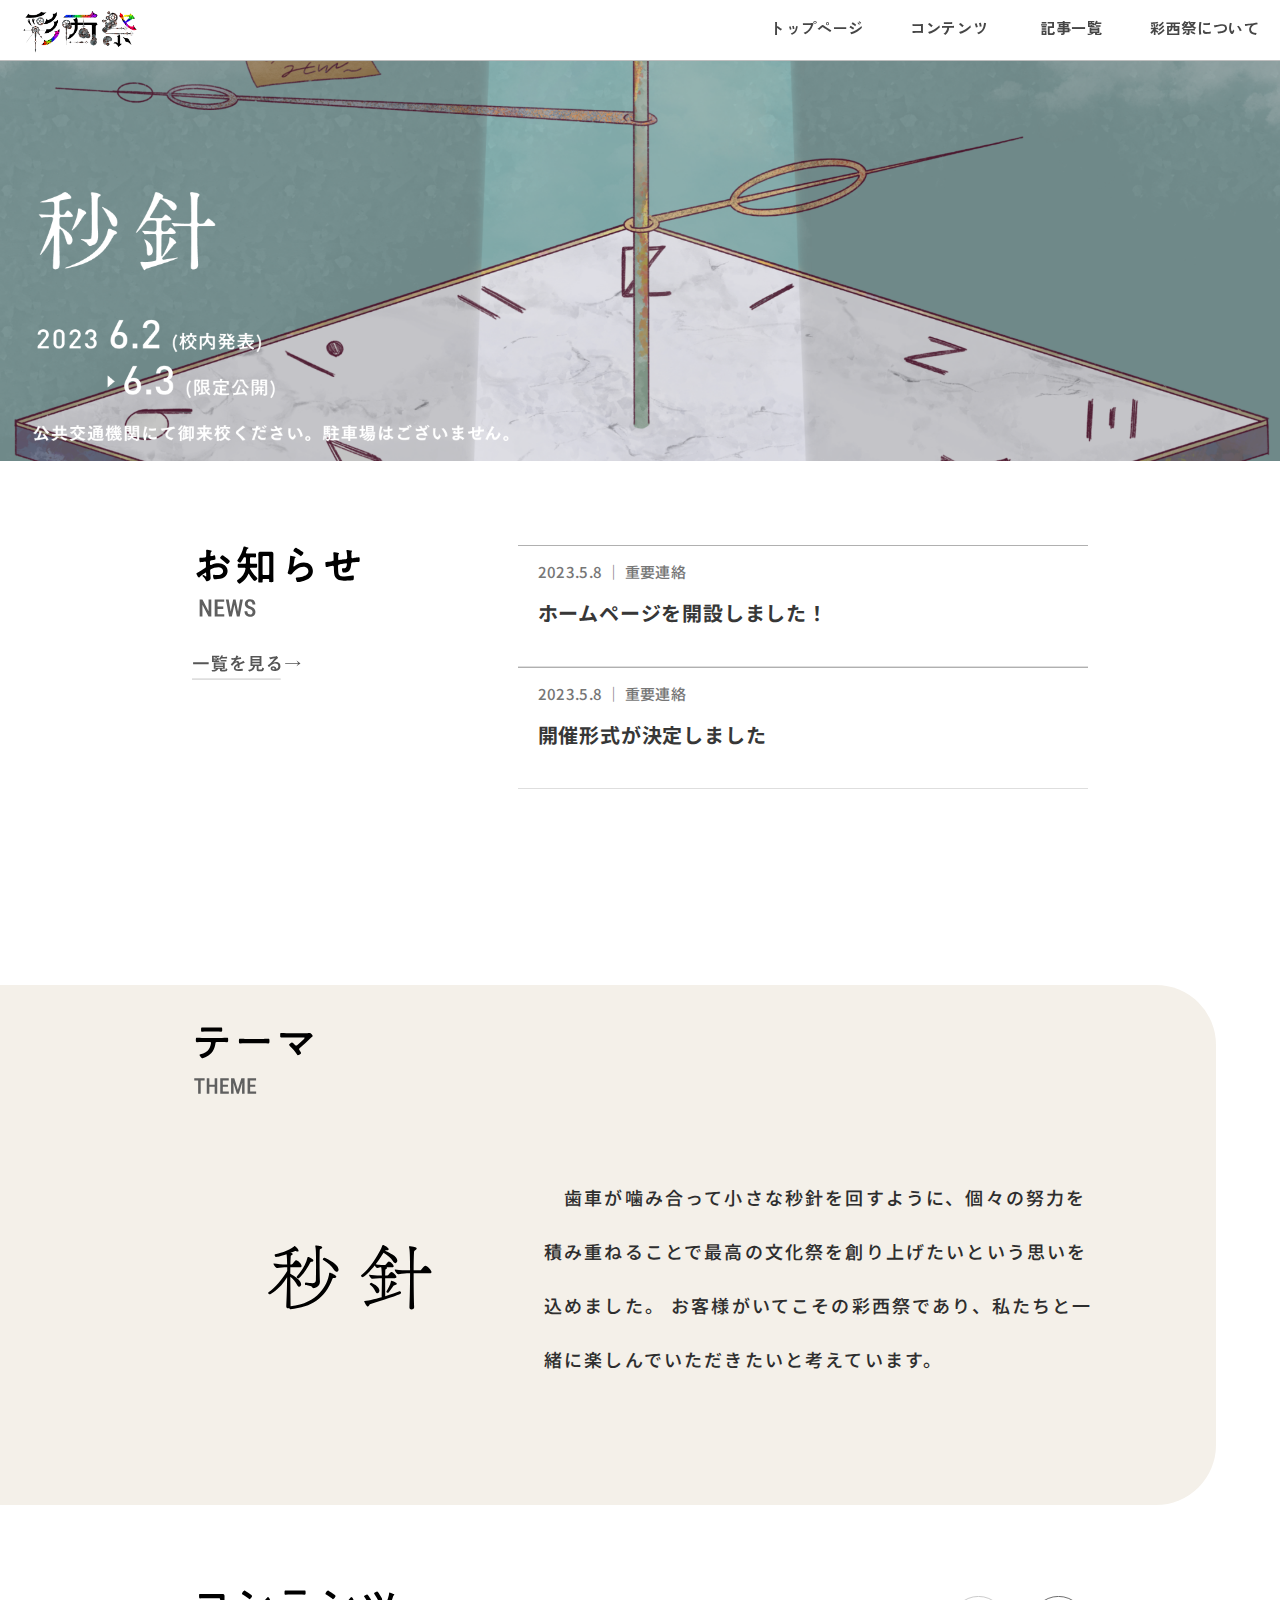
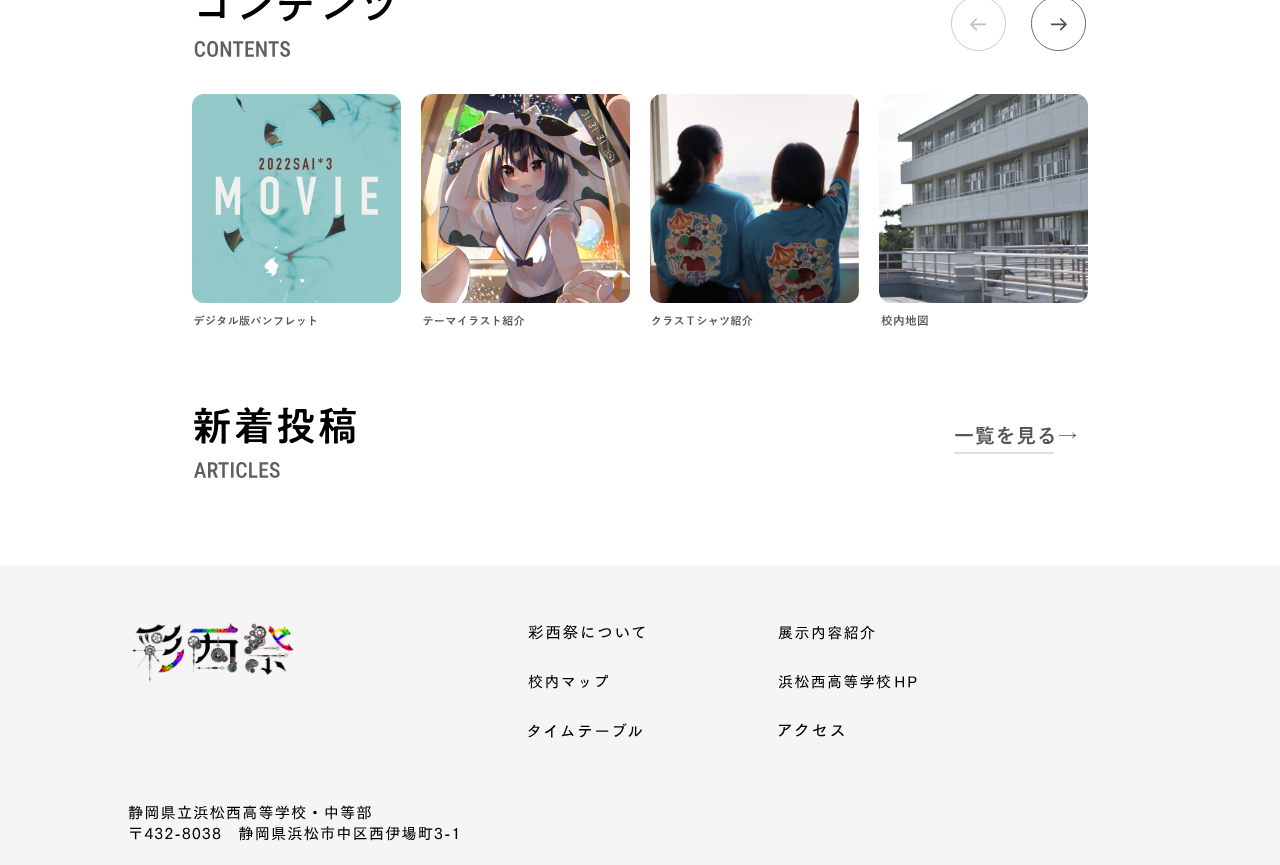
<file: index.html>
<!DOCTYPE html>
<html>
    <head>
        <meta charset="utf-8">
        <meta name="viewport" content="width=device-width, initial-scale=1">
        <title>彩西祭2023</title>
        <meta name="description" content="2023年度浜松西高等学校・同中等部文化祭「彩西祭」公式ウェブサイトへようこそ。当日の情報から準備の様子まで、様々なことを発信していきます。" />
        <link rel="stylesheet" href="https://cdn.jsdelivr.net/npm/swiper@9/swiper-bundle.min.css" />
        <link rel="stylesheet" href="css/style.css">
        <link rel="stylesheet" href="css/index.css">
        <link rel="stylesheet" href="css/article_list.css">
        <!-- Favicon設定-->
        <link rel="apple-touch-icon" href="">
        <link type="image/x-icon" rel="icon" href="favicon.ico">
        <!-- OG image settings-->
        <meta property="og:description" content="2023年度浜松西高等学校・同中等部文化祭「彩西祭」公式ウェブサイトへようこそ。当日の情報から準備の様子まで、様々なことを発信していきます。">
        <meta property="og:image" content="file/og_image.png">
        <!--Google Fonts読み込み-->
        <link rel="preconnect" href="https://fonts.googleapis.com">
        <link rel="preconnect" href="https://fonts.gstatic.com" crossorigin>
        <link href="https://fonts.googleapis.com/css2?family=Noto+Sans+JP:wght@400;500;700&family=Zen+Kaku+Gothic+Antique:wght@500;700&family=Zen+Kaku+Gothic+New:wght@500;700&display=swap" rel="stylesheet">
        <!-- Google tag (gtag.js) -->
        <script async src="https://www.googletagmanager.com/gtag/js?id=G-V9BGKPTSGR"></script>
        <script>
            window.dataLayer = window.dataLayer || [];
            function gtag(){dataLayer.push(arguments);}
            gtag('js', new Date());

            gtag('config', 'G-V9BGKPTSGR');
        </script>
    </head>
    <body>
        <header>
            <a href="index.html"><img id="header_icon" src="files/header_icon.png"></a>
            <!--  ハンバーガーボタン  -->
            <div class="hamburger"><span></span><span></span><span></span></div>
            <nav class="hamburger_list">
                <div id="header_top" class="header_menu"><a href="index.html" class="header_menu"><h1>トップページ</h1></a></div>
                <div id="header_contents" class="header_menu toggle_menu"><a href="index.html#section_contents" class="header_menu"><h1>コンテンツ</h1></a><div class="subMenu"><span></span><span></span></div></div>
                <a class="menu_open" href="pamphlet.html"><h3>デジタル版パンフレット</h3></a>
                <a class="menu_open" href="themeillust.html"><h3>テーマイラスト紹介</h3></a>
                <a class="menu_open" href="map.html"><h3>校内マップ</h3></a>
                <a class="menu_open" href="tenji.html"><h3>展示内容紹介</h3></a>
                <div id="header_articles" class="header_menu"><a href="articles.html"><h1>記事一覧</h1></a></div>
                <div id="header_about" class="header_menu"><a href="about.html" class="header_menu"><h1>彩西祭について</h1></a></div>
            </nav>
            <div class="circle-bg"></div>
        </header>
        <div id="topImage">
            <img id="topImage_mobile" src="files/top_image_mobile.png">
            <img id="topImage_desktop" src="files/top_image.png">
        </div>
        <div id="section_news" class="section">
            <div class="title" id="news_title">
            <img class="title_svg" src="files/news.svg">
            </div>
            <a href="articles.html"><img id="news_link" src="files/news_link.svg"></a>
            <div id="news_holder">
                <a href="article1.html">
                    <div class="news_contents" style="border-bottom: 1px solid #DEDEDE;">
                    <p>2023.5.8 ｜ 重要連絡</p>
                    <h1>ホームページを開設しました！</h1>
                    </div>
                </a>
                <a href="article7.html">
                    <div class="news_contents" style="border-bottom: 1px solid #DEDEDE;">
                    <p>2023.5.8 ｜ 重要連絡</p>
                    <h1>開催形式が決定しました</h1>
                    </div>
                </a>
                <!--枠線を要素の上につけているため最後の行だけ手動で下にもつける-->
            </div>
        </div>
        <div class="theme_all">
            <div id="section_theme" class="section">
                <div class="title" id="theme_title">
                    <img class="title_svg" src="files/theme.svg">
                </div>
                <img id="theme_2023" src="files/theme_byoshin.svg">
                <div class="theme_contents">
                    <p>　歯車が噛み合って小さな秒針を回すように、個々の努力を積み重ねることで最高の文化祭を創り上げたいという思いを込めました。 お客様がいてこその彩西祭であり、私たちと一緒に楽しんでいただきたいと考えています。</p>
                </div>
            </div>
        </div>
        <div id="section_contents" class="section">
            <div class="title">
                <img class="title_svg" src="files/contents.svg">
            </div>
            <div class="swiper-button-next"></div>
            <div class="swiper-button-prev"></div>
            <div #swiperRef="" class="swiper mySwiper">
                <div class="swiper-wrapper">
                    <div class="swiper-slide" id="swiper_pamphlet"><a href="pamphlet.html"><img src="files\contents\pamphlet.png" alt=""></a></div>
                    <div class="swiper-slide" id="swiper_themeillust"><a href="themeillust.html"><img src="files\contents\themeillust.png" alt=""></a></div>
                    <div class="swiper-slide" id="swiper_kurat"><a href="kurat.html"><img src="files\contents\kurat.png" alt=""></a></div>
                    <div class="swiper-slide" id="swiper_map"><a href="map.html"><img src="files\contents\map.png" alt=""></a></div>
                    <div class="swiper-slide" id="swiper_tenji"><a href="tenji.html"><img src="files\contents\tenji.png" alt=""></a></div>
                    <div class="swiper-slide" id="swiper_komi"><a href="#"><img src="files\contents\komi.png" alt=""></a></div>
                </div>
            </div>
        </div>
        <div id="section_articles" class="section">
            <div class="title">
                <img class="title_svg" src="files/articles.svg">
            </div>
            <a href="articles.html"><img id="articles_link" src="files/news_link.svg"></a>
            <div id="articles_holder">
            </div>
        </div>
        <footer>
            <div class="footer_contents">
                <div class="footer_icon"><img src="files/header_icon.svg" alt=""></div>
                <div class="footer_items" id="footer_items_1">
                    <a href="about.html"><img src="files/footer_about.svg" alt=""></a>
                    <a href="map.html"><img src="files/footer_map.svg" alt=""></a>
                    <a href="timetable.html"><img src="files/footer_timetable.svg" alt=""></a>
                </div>
                <div class="footer_items" id="footer_items_2">
                    <a href="tenji.html"><img src="files/footer_display.svg" alt=""></a>
                    <a href="http://www.edu.pref.shizuoka.jp/hamamatsunishi-h/home.nsf/IndexFormView?OpenView"><img src="files/footer_HP.svg" alt=""></a>
                    <a href="access.html"><img src="files/footer_access.svg" alt=""></a>
                </div>
                <div class="school_addres"><img src="files/school_addres.svg" alt=""></div>
            </div>
        </footer>
        <!--jQuery読み込み-->
        <script src="https://code.jquery.com/jquery-3.4.1.min.js" integrity="sha256-CSXorXvZcTkaix6Yvo6HppcZGetbYMGWSFlBw8HfCJo=" crossorigin="anonymous"></script>
        <!--Hamburger buttond JS-->
        <script>
            $(function() {
                $('.hamburger').click(function() {
                    $(this).toggleClass('active');
                    
                    if ($(this).hasClass('active')) {
                        $('.hamburger_list').addClass('active');
                        $(".circle-bg").addClass('circleactive');//丸背景にcircleactiveクラスを付与
                    } else {
                        $('.hamburger_list').removeClass('active');
                        $(".circle-bg").removeClass('circleactive');//丸背景にcircleactiveクラスを付与
                    }
                });

                $('.subMenu').click(function() {
                    $(this).toggleClass('active');
                    
                    if ($(this).hasClass('active')) {
                        $('.subMenu').addClass('active');
                        $('.menu_open').addClass('active');
                    } else {
                        $('.subMenu').removeClass('active');
                        $('.menu_open').removeClass('active');
                    }
                });

            });
        </script>
        <!--EmbedPost読み込み JS-->
        <script>
            $(function(){
                $("#articles_holder").load("latestposts.html");
            });
        </script>
        <script src="https://cdn.jsdelivr.net/npm/swiper@9/swiper-bundle.min.js"></script>
        <script src="index.js"></script>
    </body>
</html>
</file>
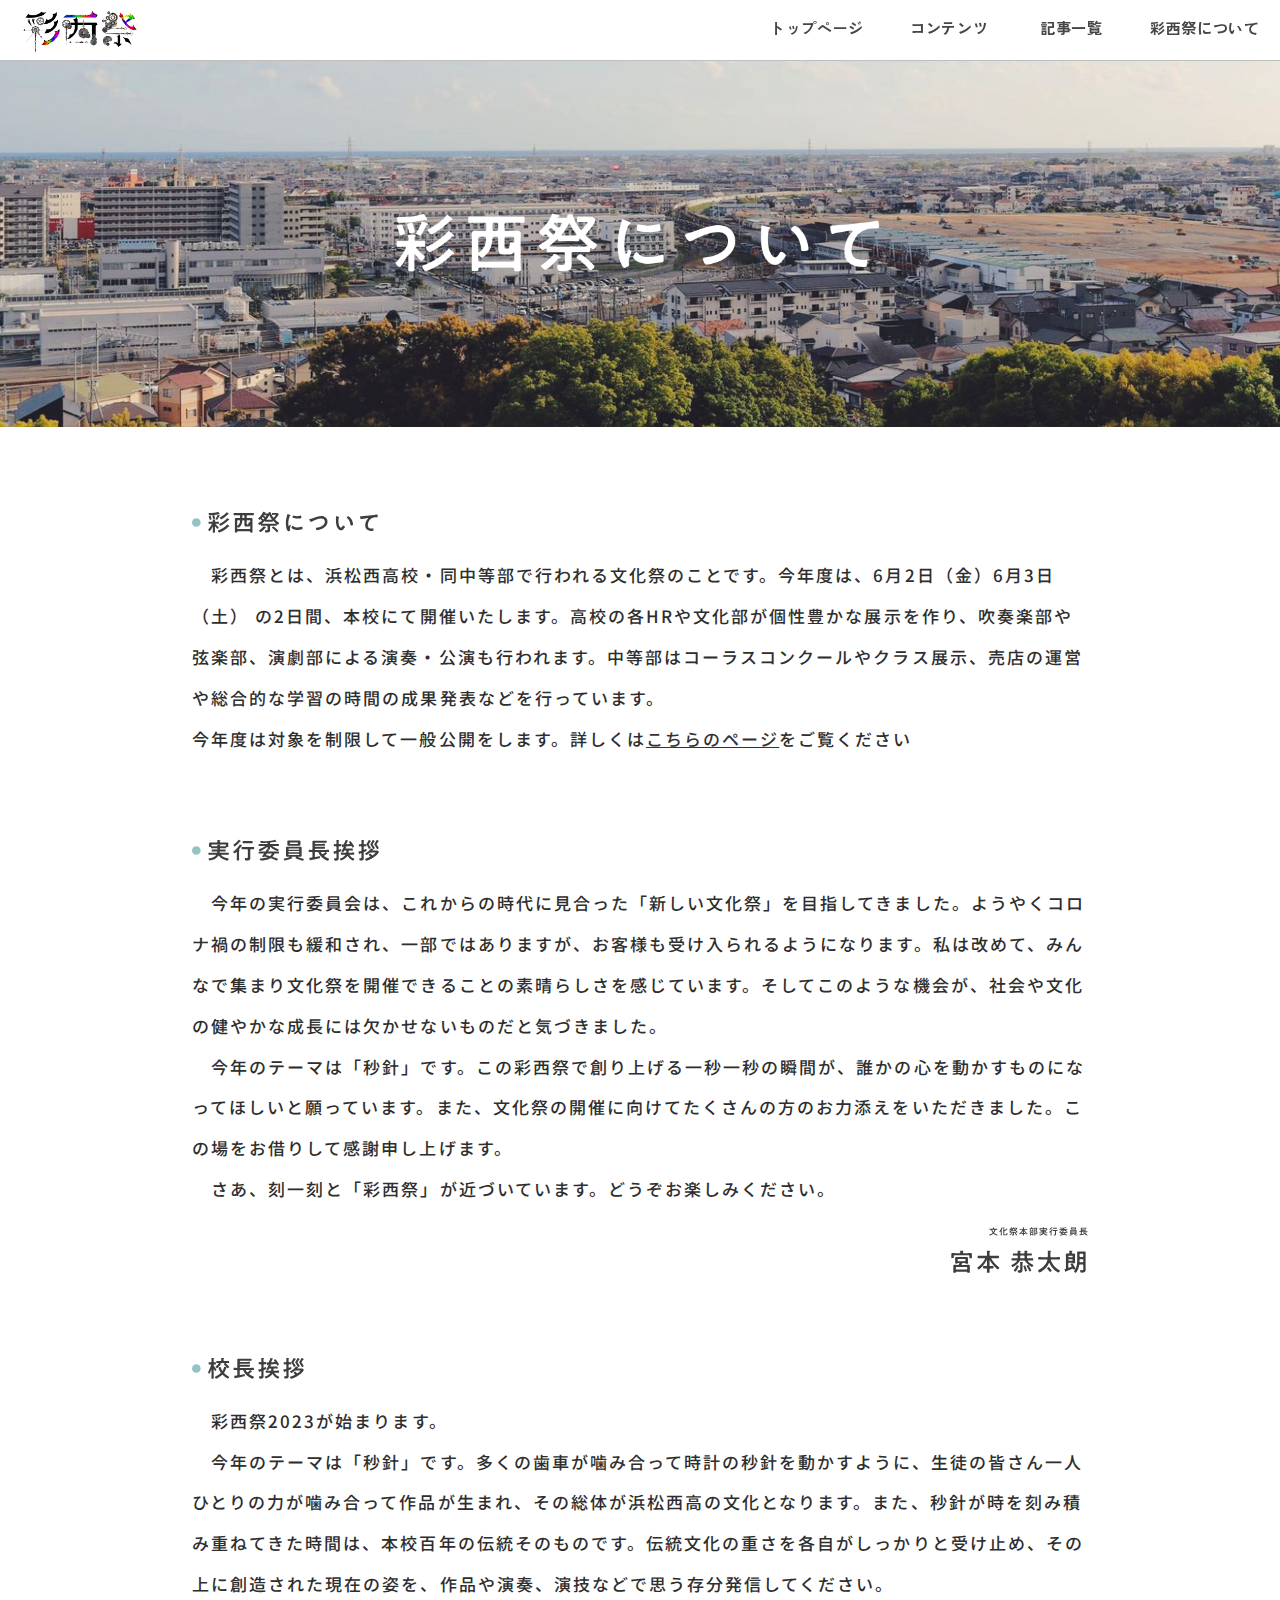
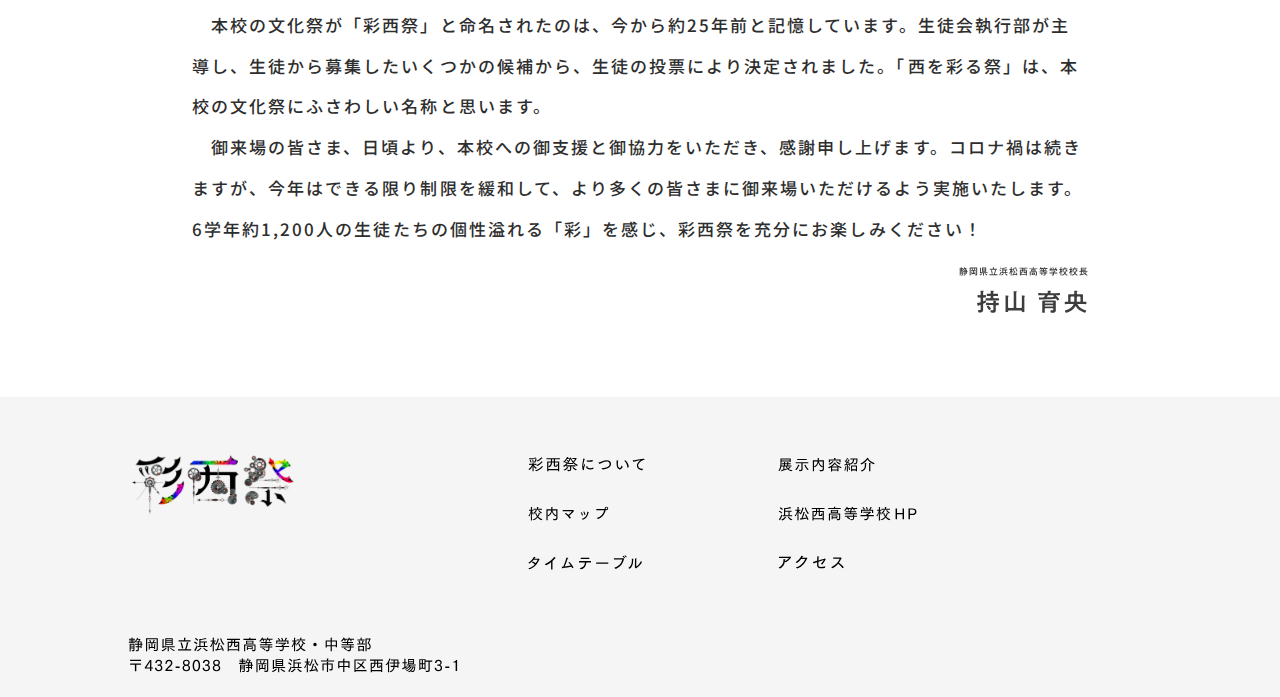
<file: about.html>
<!DOCTYPE html>
<html>
    <head>
        <meta charset="utf-8">
        <meta name="viewport" content="width=device-width, initial-scale=1">
        <title>彩西祭について-彩西祭2023</title>
        <meta name="description" content="メタディスクリプション" />
        <link rel="stylesheet" href="https://cdn.jsdelivr.net/npm/swiper@9/swiper-bundle.min.css" />
        <link rel="stylesheet" href="css/style.css">
        <link rel="stylesheet" href="css/about.css">
        <!-- Favicon設定-->
        <link rel="apple-touch-icon" href="apple-touch-icon.png">
        <link type="image/x-icon" rel="icon" href="favicon.ico">
        <!-- OG image settings-->
        <meta property="og:description" content="メタディスクリプション">
        <meta property="og:image" content="file/og_image.png">
        <!--Google Fonts読み込み-->
        <link rel="preconnect" href="https://fonts.googleapis.com">
        <link rel="preconnect" href="https://fonts.gstatic.com" crossorigin>
        <link href="https://fonts.googleapis.com/css2?family=Noto+Sans+JP:wght@400;500;700&family=Zen+Kaku+Gothic+Antique:wght@500;700&family=Zen+Kaku+Gothic+New:wght@500;700&display=swap" rel="stylesheet">
        <!-- Google tag (gtag.js) -->
        <script async src="https://www.googletagmanager.com/gtag/js?id=G-V9BGKPTSGR"></script>
        <script>
            window.dataLayer = window.dataLayer || [];
            function gtag(){dataLayer.push(arguments);}
            gtag('js', new Date());

            gtag('config', 'G-V9BGKPTSGR');
        </script>
    </head>
    <body>
        <header>
            <a href="index.html"><img id="header_icon" src="files/header_icon.png"></a>
            <!--  ハンバーガーボタン  -->
            <div class="hamburger"><span></span><span></span><span></span></div>
            <nav class="hamburger_list">
                <div id="header_top" class="header_menu"><a href="index.html" class="header_menu"><h1>トップページ</h1></a></div>
                <div id="header_contents" class="header_menu toggle_menu"><a href="index.html#section_contents" class="header_menu"><h1>コンテンツ</h1></a><div class="subMenu"><span></span><span></span></div></div>
                <a class="menu_open" href="pamphlet.html"><h3>デジタル版パンフレット</h3></a>
                <a class="menu_open" href="themeillust.html"><h3>テーマイラスト紹介</h3></a>
                <a class="menu_open" href="map.html"><h3>校内マップ</h3></a>
                <a class="menu_open" href="tenji.html"><h3>展示内容紹介</h3></a>
                <div id="header_articles" class="header_menu"><a href="articles.html"><h1>記事一覧</h1></a></div>
                <div id="header_about" class="header_menu"><a href="about.html" class="header_menu"><h1>彩西祭について</h1></a></div>
            </nav>
            <div class="circle-bg"></div>
        </header>
        <div id="topImage">
            <img id="topImage_desktop" src="files/about_top.png" alt="">
        </div>
        <div id="about" class="section">
            <img class="section_sutitle" src="files/about_text.svg" alt="">
            <p>　彩西祭とは、浜松西高校・同中等部で行われる文化祭のことです。今年度は、6月2日（金）6月3日（土） の2日間、本校にて開催いたします。高校の各HRや文化部が個性豊かな展示を作り、吹奏楽部や弦楽部、演劇部による演奏・公演も行われます。中等部はコーラスコンクールやクラス展示、売店の運営や総合的な学習の時間の成果発表などを行っています。
                <br> 今年度は対象を制限して一般公開をします。詳しくは<a class="link" href="article7.html">こちらのページ</a>をご覧ください</p>
        </div>
        <div id="zittyou" class="section">
            <img class="section_sutitle" src="files/zittyou.svg" alt="">
            <p>　今年の実行委員会は、これからの時代に見合った「新しい文化祭」を目指してきました。ようやくコロナ禍の制限も緩和され、一部ではありますが、お客様も受け入られるようになります。私は改めて、みんなで集まり文化祭を開催できることの素晴らしさを感じています。そしてこのような機会が、社会や文化の健やかな成長には欠かせないものだと気づきました。<br>
                　今年のテーマは「秒針」です。この彩西祭で創り上げる一秒一秒の瞬間が、誰かの心を動かすものになってほしいと願っています。また、文化祭の開催に向けてたくさんの方のお力添えをいただきました。この場をお借りして感謝申し上げます。<br>
                　さあ、刻一刻と「彩西祭」が近づいています。どうぞお楽しみください。</p>
            <div class="name"><img src="files/zittyou_name.svg" alt=""></div>
        </div>
        <div id="principal" class="section">
            <img class="section_sutitle" src="files/principal.svg" alt="">
            <p>　彩西祭2023が始まります。<br>
                　今年のテーマは「秒針」です。多くの歯車が噛み合って時計の秒針を動かすように、生徒の皆さん一人ひとりの力が噛み合って作品が生まれ、その総体が浜松西高の文化となります。また、秒針が時を刻み積み重ねてきた時間は、本校百年の伝統そのものです。伝統文化の重さを各自がしっかりと受け止め、その上に創造された現在の姿を、作品や演奏、演技などで思う存分発信してください。<br>
                　本校の文化祭が「彩西祭」と命名されたのは、今から約25年前と記憶しています。生徒会執行部が主導し、生徒から募集したいくつかの候補から、生徒の投票により決定されました。「西を彩る祭」は、本校の文化祭にふさわしい名称と思います。<br>
                　御来場の皆さま、日頃より、本校への御支援と御協力をいただき、感謝申し上げます。コロナ禍は続きますが、今年はできる限り制限を緩和して、より多くの皆さまに御来場いただけるよう実施いたします。6学年約1,200人の生徒たちの個性溢れる「彩」を感じ、彩西祭を充分にお楽しみください！</p>
            <div class="name"><img src="files/principal_name.svg" alt=""></div>
        </div>
        <footer>
            <div class="footer_contents">
                <div class="footer_icon"><img src="files/header_icon.svg" alt=""></div>
                <div class="footer_items" id="footer_items_1">
                    <a href="about.html"><img src="files/footer_about.svg" alt=""></a>
                    <a href="map.html"><img src="files/footer_map.svg" alt=""></a>
                    <a href="timetable.html"><img src="files/footer_timetable.svg" alt=""></a>
                </div>
                <div class="footer_items" id="footer_items_2">
                    <a href="tenji.html"><img src="files/footer_display.svg" alt=""></a>
                    <a href="http://www.edu.pref.shizuoka.jp/hamamatsunishi-h/home.nsf/IndexFormView?OpenView"><img src="files/footer_HP.svg" alt=""></a>
                    <a href="access.html"><img src="files/footer_access.svg" alt=""></a>
                </div>
                <div class="school_addres"><img src="files/school_addres.svg" alt=""></div>
            </div>
        </footer>
        <!--jQuery読み込み-->
        <script src="https://code.jquery.com/jquery-3.4.1.min.js" integrity="sha256-CSXorXvZcTkaix6Yvo6HppcZGetbYMGWSFlBw8HfCJo=" crossorigin="anonymous"></script>
        <!--Hamburger buttond JS-->
        <script>
            $(function() {
                $('.hamburger').click(function() {
                    $(this).toggleClass('active');
                    
                    if ($(this).hasClass('active')) {
                        $('.hamburger_list').addClass('active');
                        $(".circle-bg").addClass('circleactive');//丸背景にcircleactiveクラスを付与
                    } else {
                        $('.hamburger_list').removeClass('active');
                        $(".circle-bg").removeClass('circleactive');//丸背景にcircleactiveクラスを付与
                    }
                });

                $('.subMenu').click(function() {
                    $(this).toggleClass('active');
                    
                    if ($(this).hasClass('active')) {
                        $('.subMenu').addClass('active');
                        $('.menu_open').addClass('active');
                    } else {
                        $('.subMenu').removeClass('active');
                        $('.menu_open').removeClass('active');
                    }
                });

            });
        </script>
    </body>
</html>
</file>
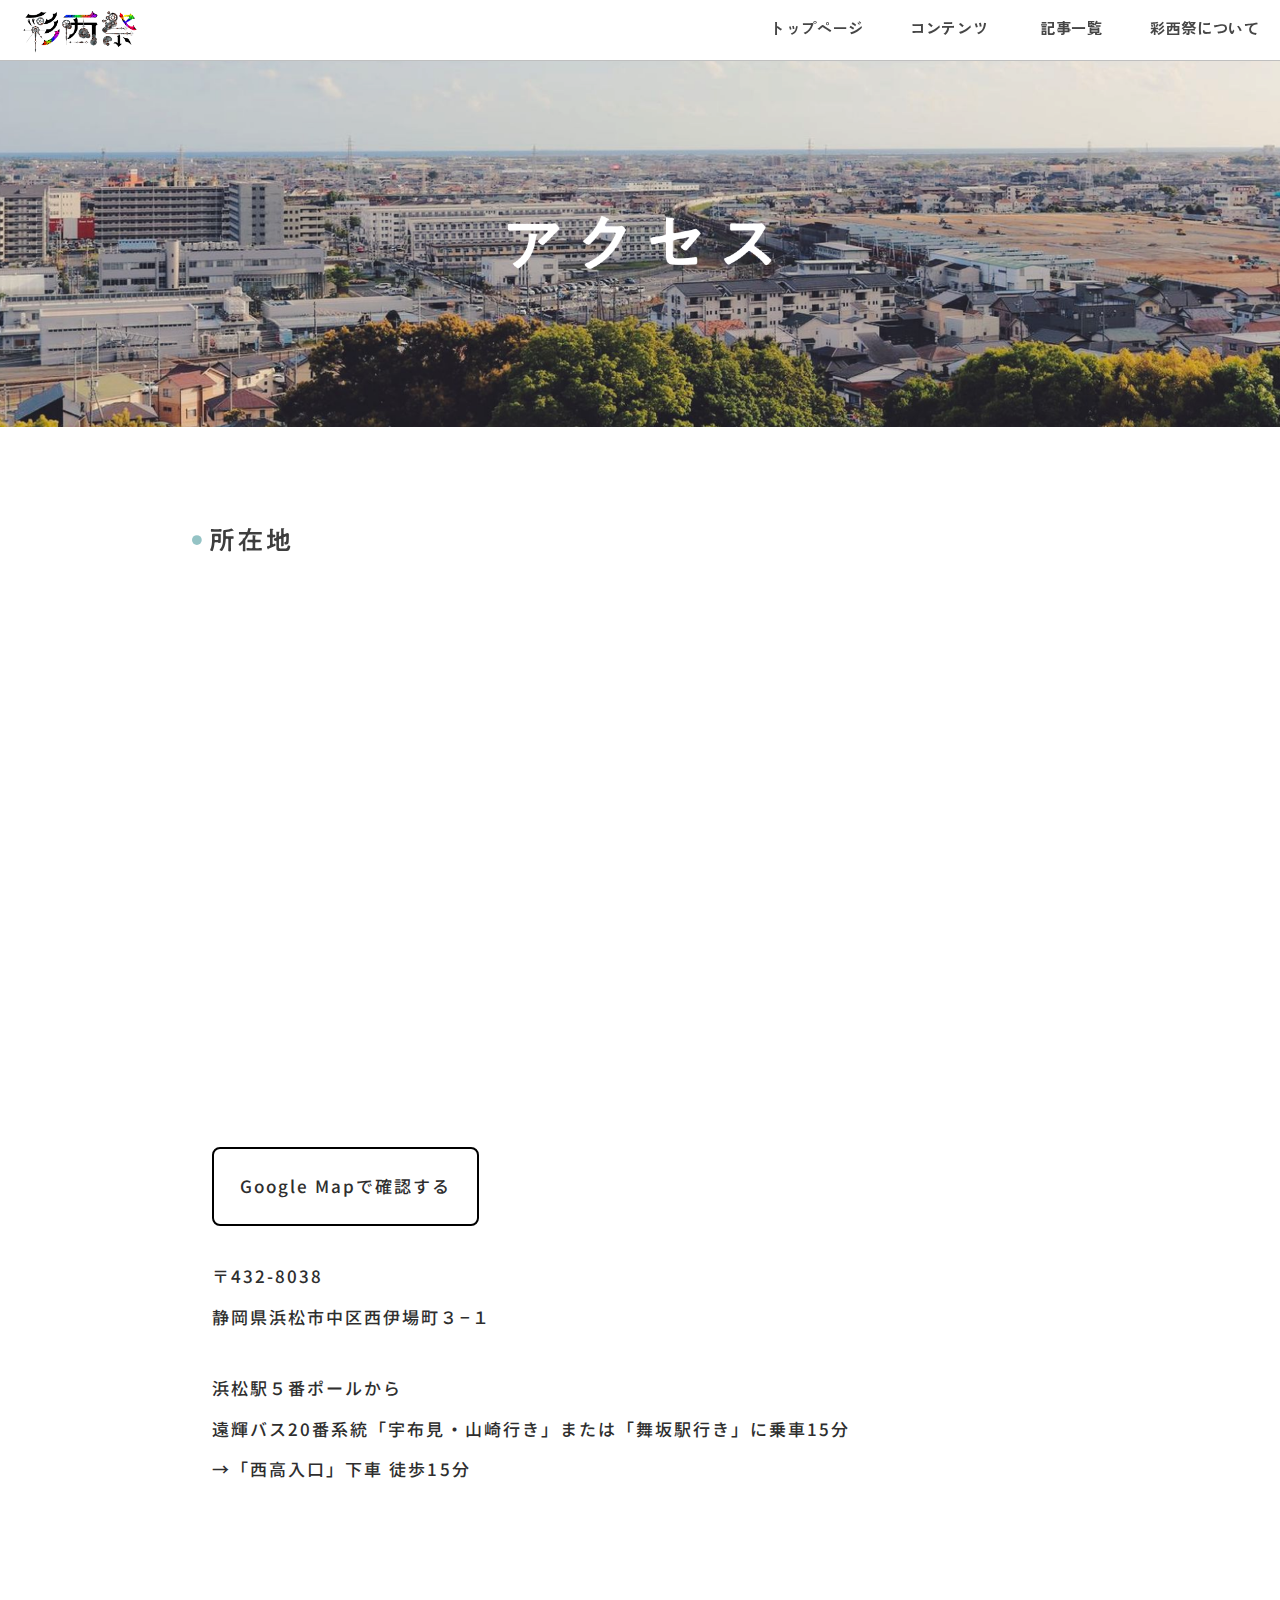
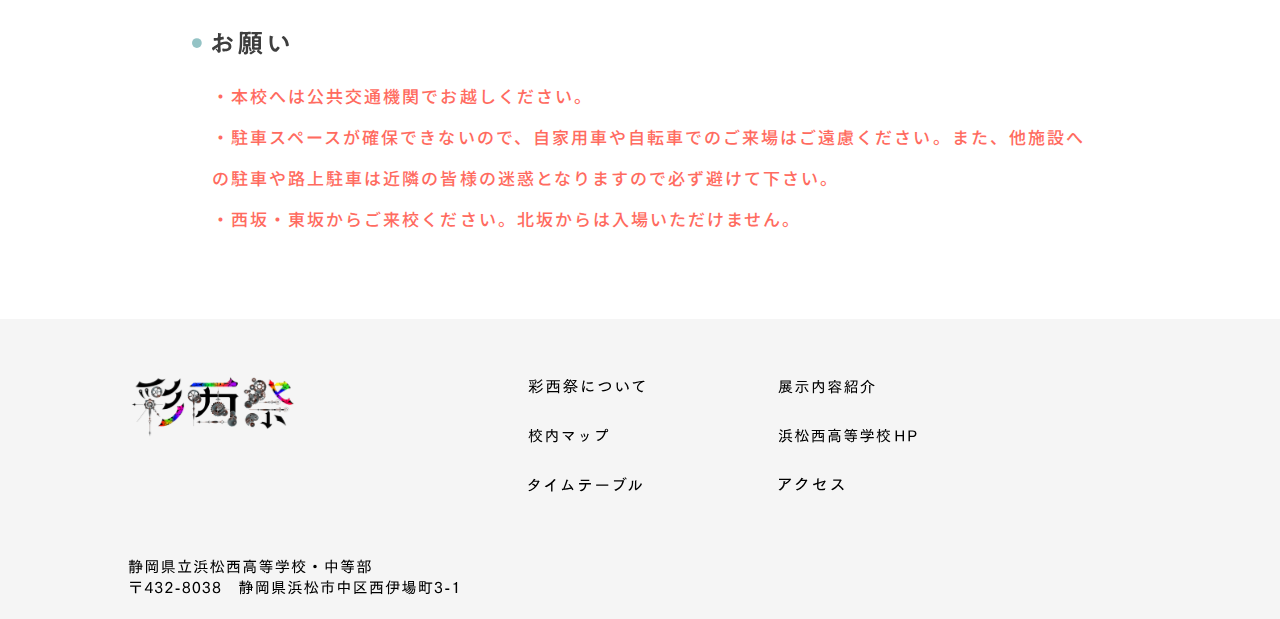
<file: access.html>
<!DOCTYPE html>
<html>
    <head>
        <meta charset="utf-8">
        <meta name="viewport" content="width=device-width, initial-scale=1">
        <title>アクセス-彩西祭2023</title>
        <meta name="description" content="メタディスクリプション" />
        <link rel="stylesheet" href="https://cdn.jsdelivr.net/npm/swiper@9/swiper-bundle.min.css" />
        <link rel="stylesheet" href="css/style.css">
        <link rel="stylesheet" href="css/access.css">
        <!-- Favicon設定-->
        <link rel="apple-touch-icon" href="apple-touch-icon.png">
        <link type="image/x-icon" rel="icon" href="favicon.ico">
        <!-- OG image settings-->
        <meta property="og:description" content="メタディスクリプション">
        <meta property="og:image" content="file/og_image.png">
        <!--Google Fonts読み込み-->
        <link rel="preconnect" href="https://fonts.googleapis.com">
        <link rel="preconnect" href="https://fonts.gstatic.com" crossorigin>
        <link href="https://fonts.googleapis.com/css2?family=Noto+Sans+JP:wght@400;500;700&family=Zen+Kaku+Gothic+Antique:wght@500;700&family=Zen+Kaku+Gothic+New:wght@500;700&display=swap" rel="stylesheet">
        <!-- Google tag (gtag.js) -->
        <script async src="https://www.googletagmanager.com/gtag/js?id=G-V9BGKPTSGR"></script>
        <script>
            window.dataLayer = window.dataLayer || [];
            function gtag(){dataLayer.push(arguments);}
            gtag('js', new Date());

            gtag('config', 'G-V9BGKPTSGR');
        </script>
    </head>
    <body>
        <header>
            <a href="index.html"><img id="header_icon" src="files/header_icon.png"></a>
            <!--  ハンバーガーボタン  -->
            <div class="hamburger"><span></span><span></span><span></span></div>
            <nav class="hamburger_list">
                <div id="header_top" class="header_menu"><a href="index.html" class="header_menu"><h1>トップページ</h1></a></div>
                <div id="header_contents" class="header_menu toggle_menu"><a href="index.html#section_contents" class="header_menu"><h1>コンテンツ</h1></a><div class="subMenu"><span></span><span></span></div></div>
                <a class="menu_open" href="pamphlet.html"><h3>デジタル版パンフレット</h3></a>
                <a class="menu_open" href="themeillust.html"><h3>テーマイラスト紹介</h3></a>
                <a class="menu_open" href="map.html"><h3>校内マップ</h3></a>
                <a class="menu_open" href="tenji.html"><h3>展示内容紹介</h3></a>
                <div id="header_articles" class="header_menu"><a href="articles.html"><h1>記事一覧</h1></a></div>
                <div id="header_about" class="header_menu"><a href="about.html" class="header_menu"><h1>彩西祭について</h1></a></div>
            </nav>
            <div class="circle-bg"></div>
        </header>
        <div id="topImage">
            <img id="topImage_desktop" src="files/access_top.png" alt="">
        </div>
        <div class="section">
            <div class="access_letter">
                <img src="files/access_text.svg" alt="">
            </div> 
            <div class="map_box">
                <iframe src="https://www.google.com/maps/embed?pb=!1m18!1m12!1m3!1d3280.1545151208766!2d137.7095521!3d34.701282500000005!2m3!1f0!2f0!3f0!3m2!1i1024!2i768!4f13.1!3m3!1m2!1s0x601ade912ab9fdc3%3A0x97e50fc10b54800d!2z6Z2Z5bKh55yM56uL5rWc5p2-6KW_6auY562J5a2m5qCh44O75Lit562J6YOo!5e0!3m2!1sja!2sjp!4v1684643837786!5m2!1sja!2sjp" width="100%"  style="border:0;" allowfullscreen="" loading="lazy" referrerpolicy="no-referrer-when-downgrade"></iframe>
                <a href="https://www.google.com/maps/place/%E9%9D%99%E5%B2%A1%E7%9C%8C%E7%AB%8B%E6%B5%9C%E6%9D%BE%E8%A5%BF%E9%AB%98%E7%AD%89%E5%AD%A6%E6%A0%A1%E3%83%BB%E4%B8%AD%E7%AD%89%E9%83%A8/@34.7012825,137.7069772,17z/data=!3m1!4b1!4m6!3m5!1s0x601ade912ab9fdc3:0x97e50fc10b54800d!8m2!3d34.7012825!4d137.7095521!16s%2Fg%2F1218fk55"><div id="button"><p>Google Mapで確認する</p></div></a>
                <p>〒432-8038<br>静岡県浜松市中区西伊場町３−１</p>
                <p>浜松駅５番ポールから<br>
                    遠輝バス20番系統「宇布見・山崎行き」または「舞坂駅行き」に乗車15分<br>
                    →「西高入口」下車 徒歩15分
                </p>
            </div>
            <div class="access_letter" >
                <img src="files/access_text2.svg" style="margin-top: 60px;" alt="">
            </div>
            <div class="map_box">
                <p id="red">
                    ・本校へは公共交通機関でお越しください。<br>
                    ・駐車スペースが確保できないので、自家用車や自転車でのご来場はご遠慮ください。また、他施設への駐車や路上駐車は近隣の皆様の迷惑となりますので必ず避けて下さい。<br>
                    ・西坂・東坂からご来校ください。北坂からは入場いただけません。
                </p>
            </div>
        </div>
        <footer>
            <div class="footer_contents">
                <div class="footer_icon"><img src="files/header_icon.svg" alt=""></div>
                <div class="footer_items" id="footer_items_1">
                    <a href="about.html"><img src="files/footer_about.svg" alt=""></a>
                    <a href="map.html"><img src="files/footer_map.svg" alt=""></a>
                    <a href="timetable.html"><img src="files/footer_timetable.svg" alt=""></a>
                </div>
                <div class="footer_items" id="footer_items_2">
                    <a href="tenji.html"><img src="files/footer_display.svg" alt=""></a>
                    <a href="http://www.edu.pref.shizuoka.jp/hamamatsunishi-h/home.nsf/IndexFormView?OpenView"><img src="files/footer_HP.svg" alt=""></a>
                    <a href="access.html"><img src="files/footer_access.svg" alt=""></a>
                </div>
                <div class="school_addres"><img src="files/school_addres.svg" alt=""></div>
            </div>
        </footer>
        <!--jQuery読み込み-->
        <script src="https://code.jquery.com/jquery-3.4.1.min.js" integrity="sha256-CSXorXvZcTkaix6Yvo6HppcZGetbYMGWSFlBw8HfCJo=" crossorigin="anonymous"></script>
        <!--Hamburger buttond JS-->
        <script>
            $(function() {
                $('.hamburger').click(function() {
                    $(this).toggleClass('active');
                    
                    if ($(this).hasClass('active')) {
                        $('.hamburger_list').addClass('active');
                        $(".circle-bg").addClass('circleactive');//丸背景にcircleactiveクラスを付与
                    } else {
                        $('.hamburger_list').removeClass('active');
                        $(".circle-bg").removeClass('circleactive');//丸背景にcircleactiveクラスを付与
                    }
                });

                $('.subMenu').click(function() {
                    $(this).toggleClass('active');
                    
                    if ($(this).hasClass('active')) {
                        $('.subMenu').addClass('active');
                        $('.menu_open').addClass('active');
                    } else {
                        $('.subMenu').removeClass('active');
                        $('.menu_open').removeClass('active');
                    }
                });

            });
        </script>
    </body>
</html>
</file>
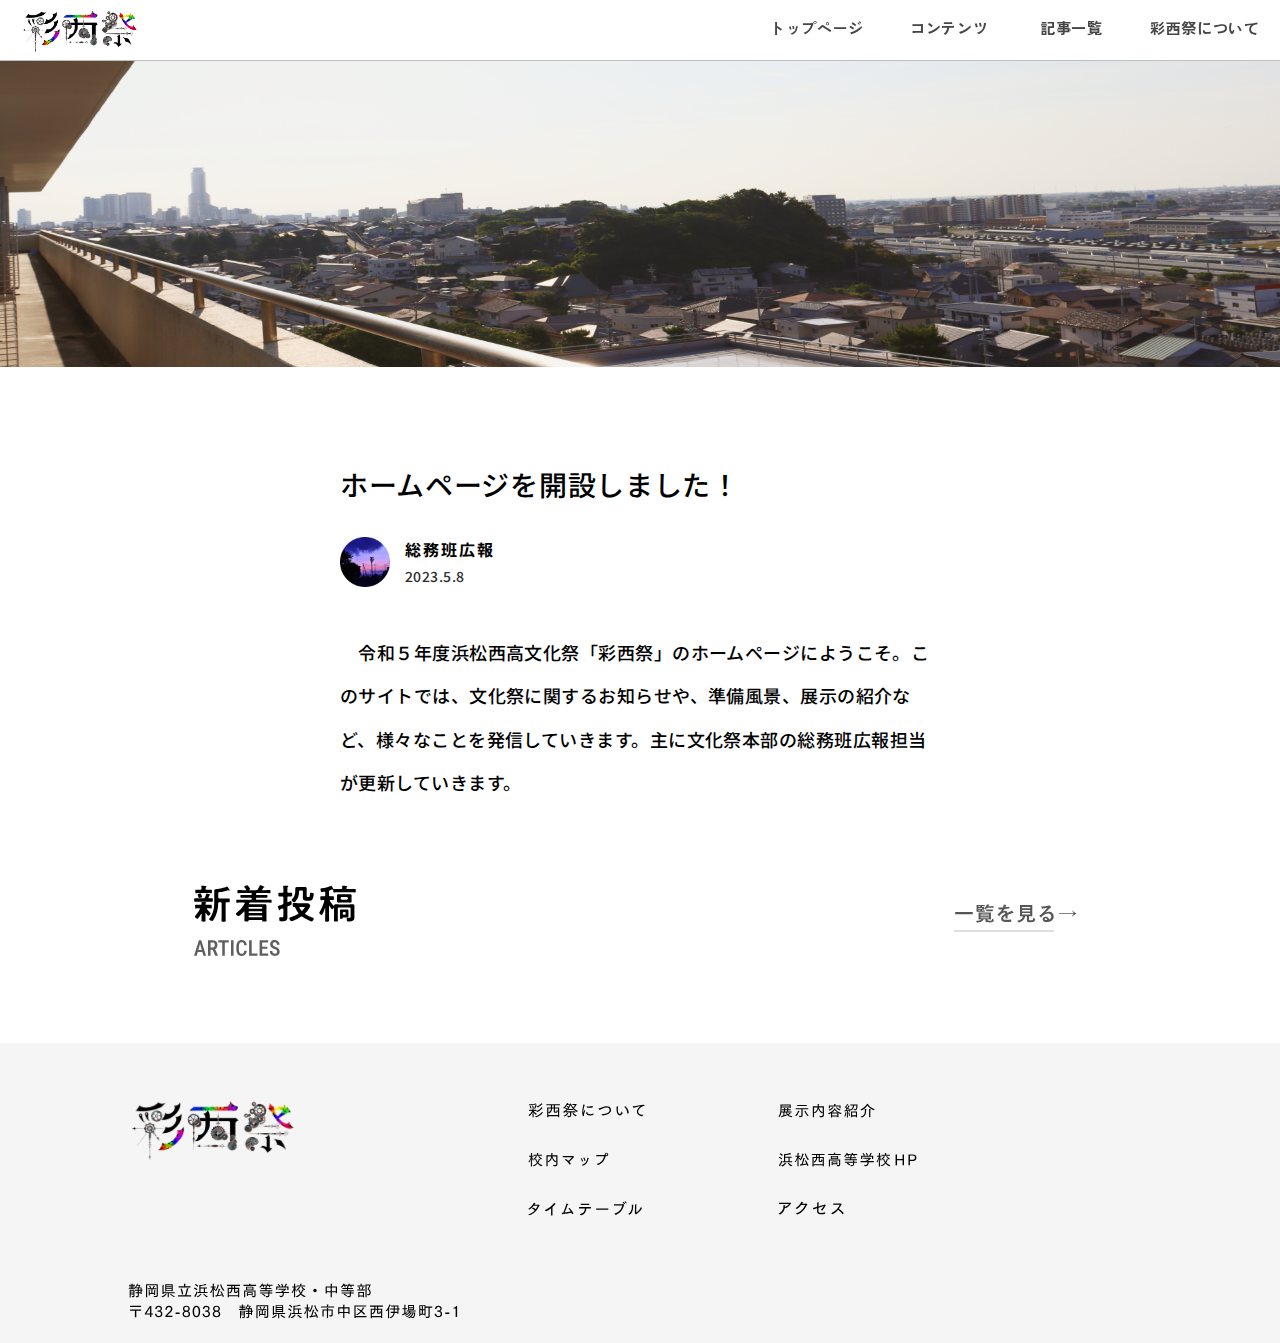
<file: article1.html>
<!DOCTYPE html>
<html>
    <head>
        <meta charset="utf-8">
        <meta name="viewport" content="width=device-width, initial-scale=1">
        <title>ホームページを開設しました！-彩西祭2023</title>
        <meta name="description" content="2023年度浜松西高等学校・同中等部文化祭「彩西祭」公式ウェブサイトへようこそ。当日の情報から準備の様子まで、様々なことを発信していきます。" />
        <link rel="stylesheet" href="https://cdn.jsdelivr.net/npm/swiper@9/swiper-bundle.min.css" />
        <link rel="stylesheet" href="css/style.css">
        <link rel="stylesheet" href="css/article.css">
        <link rel="stylesheet" href="css/article_list.css">
        <!-- Favicon設定-->
        <link rel="apple-touch-icon" href="apple-touch-icon.png">
        <link type="image/x-icon" rel="icon" href="favicon.ico">
        <!-- Googlebot-->
        <meta name="robots" content="noindex">
        <!-- OG image settings-->
        <meta property="og:description" content="2023年度浜松西高等学校・同中等部文化祭「彩西祭」公式ウェブサイトへようこそ。当日の情報から準備の様子まで、様々なことを発信していきます。">
        <meta property="og:image" content="file/og_image.png">
        <!--Google Fonts読み込み-->
        <link rel="preconnect" href="https://fonts.googleapis.com">
        <link rel="preconnect" href="https://fonts.gstatic.com" crossorigin>
        <link
            href="https://fonts.googleapis.com/css2?family=Noto+Sans+JP:wght@400;500;700&family=Zen+Kaku+Gothic+Antique:wght@500;700&family=Zen+Kaku+Gothic+New:wght@500;700&display=swap"
            rel="stylesheet">
        <!-- Google tag (gtag.js) -->
        <script async src="https://www.googletagmanager.com/gtag/js?id=G-V9BGKPTSGR"></script>
        <script>
            window.dataLayer = window.dataLayer || [];
            function gtag(){dataLayer.push(arguments);}
            gtag('js', new Date());

            gtag('config', 'G-V9BGKPTSGR');
        </script>
    </head>
    <body>
        <header>
            <a href="index.html"><img id="header_icon" src="files/header_icon.png"></a>
            <!--  ハンバーガーボタン  -->
            <div class="hamburger"><span></span><span></span><span></span></div>
            <nav class="hamburger_list">
                <div id="header_top" class="header_menu"><a href="index.html" class="header_menu"><h1>トップページ</h1></a></div>
                <div id="header_contents" class="header_menu toggle_menu"><a href="index.html#section_contents" class="header_menu"><h1>コンテンツ</h1></a><div class="subMenu"><span></span><span></span></div></div>
                <a class="menu_open" href="pamphlet.html"><h3>デジタル版パンフレット</h3></a>
                <a class="menu_open" href="themeillust.html"><h3>テーマイラスト紹介</h3></a>
                <a class="menu_open" href="map.html"><h3>校内マップ</h3></a>
                <a class="menu_open" href="tenji.html"><h3>展示内容紹介</h3></a>
                <div id="header_articles" class="header_menu"><a href="articles.html"><h1>記事一覧</h1></a></div>
                <div id="header_about" class="header_menu"><a href="about.html" class="header_menu"><h1>彩西祭について</h1></a></div>
            </nav>
            <div class="circle-bg"></div>
        </header>
        <div id="topImage">
            <img id="topImage_desktop" src="files/articles/article_top_1.png" alt="">
        </div>
        <div class="section">
            <div id="article_title"><h1>ホームページを開設しました！</h1></div>
            <div id="article_organization">
                <img src="files/articles/icon_kouhou.png" alt="">
                <div id="organization_text">
                    <h2>総務班広報</h2>
                    <h3>2023.5.8</h3>
                </div>
            </div>
            <div id="article_text">
                <p>　​​令和５年度浜松西高文化祭「彩西祭」のホームページにようこそ。このサイトでは、文化祭に関するお知らせや、準備風景、展示の紹介など、様々なことを発信していきます。主に文化祭本部の総務班広報担当が更新していきます。</p>
            </div>
        </div>
        <!--
        <div id="article_img" class="section"><img src="files/article_example.png" alt=""></div>-->
        <div id="section_articles" class="section">
            <div class="title">
                <img class="title_svg" src="files/articles.svg">
            </div>
            <a href="articles.html"><img id="articles_link" src="files/news_link.svg"></a>
            <div id="articles_holder">
            </div>
        </div>
        <footer>
            <div class="footer_contents">
                <div class="footer_icon"><img src="files/header_icon.svg" alt=""></div>
                <div class="footer_items" id="footer_items_1">
                    <a href="about.html"><img src="files/footer_about.svg" alt=""></a>
                    <a href="map.html"><img src="files/footer_map.svg" alt=""></a>
                    <a href="timetable.html"><img src="files/footer_timetable.svg" alt=""></a>
                </div>
                <div class="footer_items" id="footer_items_2">
                    <a href="tenji.html"><img src="files/footer_display.svg" alt=""></a>
                    <a href="http://www.edu.pref.shizuoka.jp/hamamatsunishi-h/home.nsf/IndexFormView?OpenView"><img src="files/footer_HP.svg" alt=""></a>
                    <a href="access.html"><img src="files/footer_access.svg" alt=""></a>
                </div>
                <div class="school_addres"><img src="files/school_addres.svg" alt=""></div>
            </div>
        </footer>
        <!--jQuery読み込み-->
        <script src="https://code.jquery.com/jquery-3.4.1.min.js" integrity="sha256-CSXorXvZcTkaix6Yvo6HppcZGetbYMGWSFlBw8HfCJo=" crossorigin="anonymous"></script>
        <!--Hamburger buttond JS-->
        <script>
            $(function() {
                $('.hamburger').click(function() {
                    $(this).toggleClass('active');
                    
                    if ($(this).hasClass('active')) {
                        $('.hamburger_list').addClass('active');
                        $(".circle-bg").addClass('circleactive');//丸背景にcircleactiveクラスを付与
                    } else {
                        $('.hamburger_list').removeClass('active');
                        $(".circle-bg").removeClass('circleactive');//丸背景にcircleactiveクラスを付与
                    }
                });

                $('.subMenu').click(function() {
                    $(this).toggleClass('active');
                    
                    if ($(this).hasClass('active')) {
                        $('.subMenu').addClass('active');
                        $('.menu_open').addClass('active');
                    } else {
                        $('.subMenu').removeClass('active');
                        $('.menu_open').removeClass('active');
                    }
                });

            });
        </script>
        <!--EmbedPost読み込み JS-->
        <script>
            $(function(){
                $("#articles_holder").load("latestposts.html");
            });
        </script>
    </body>
</html>
</file>
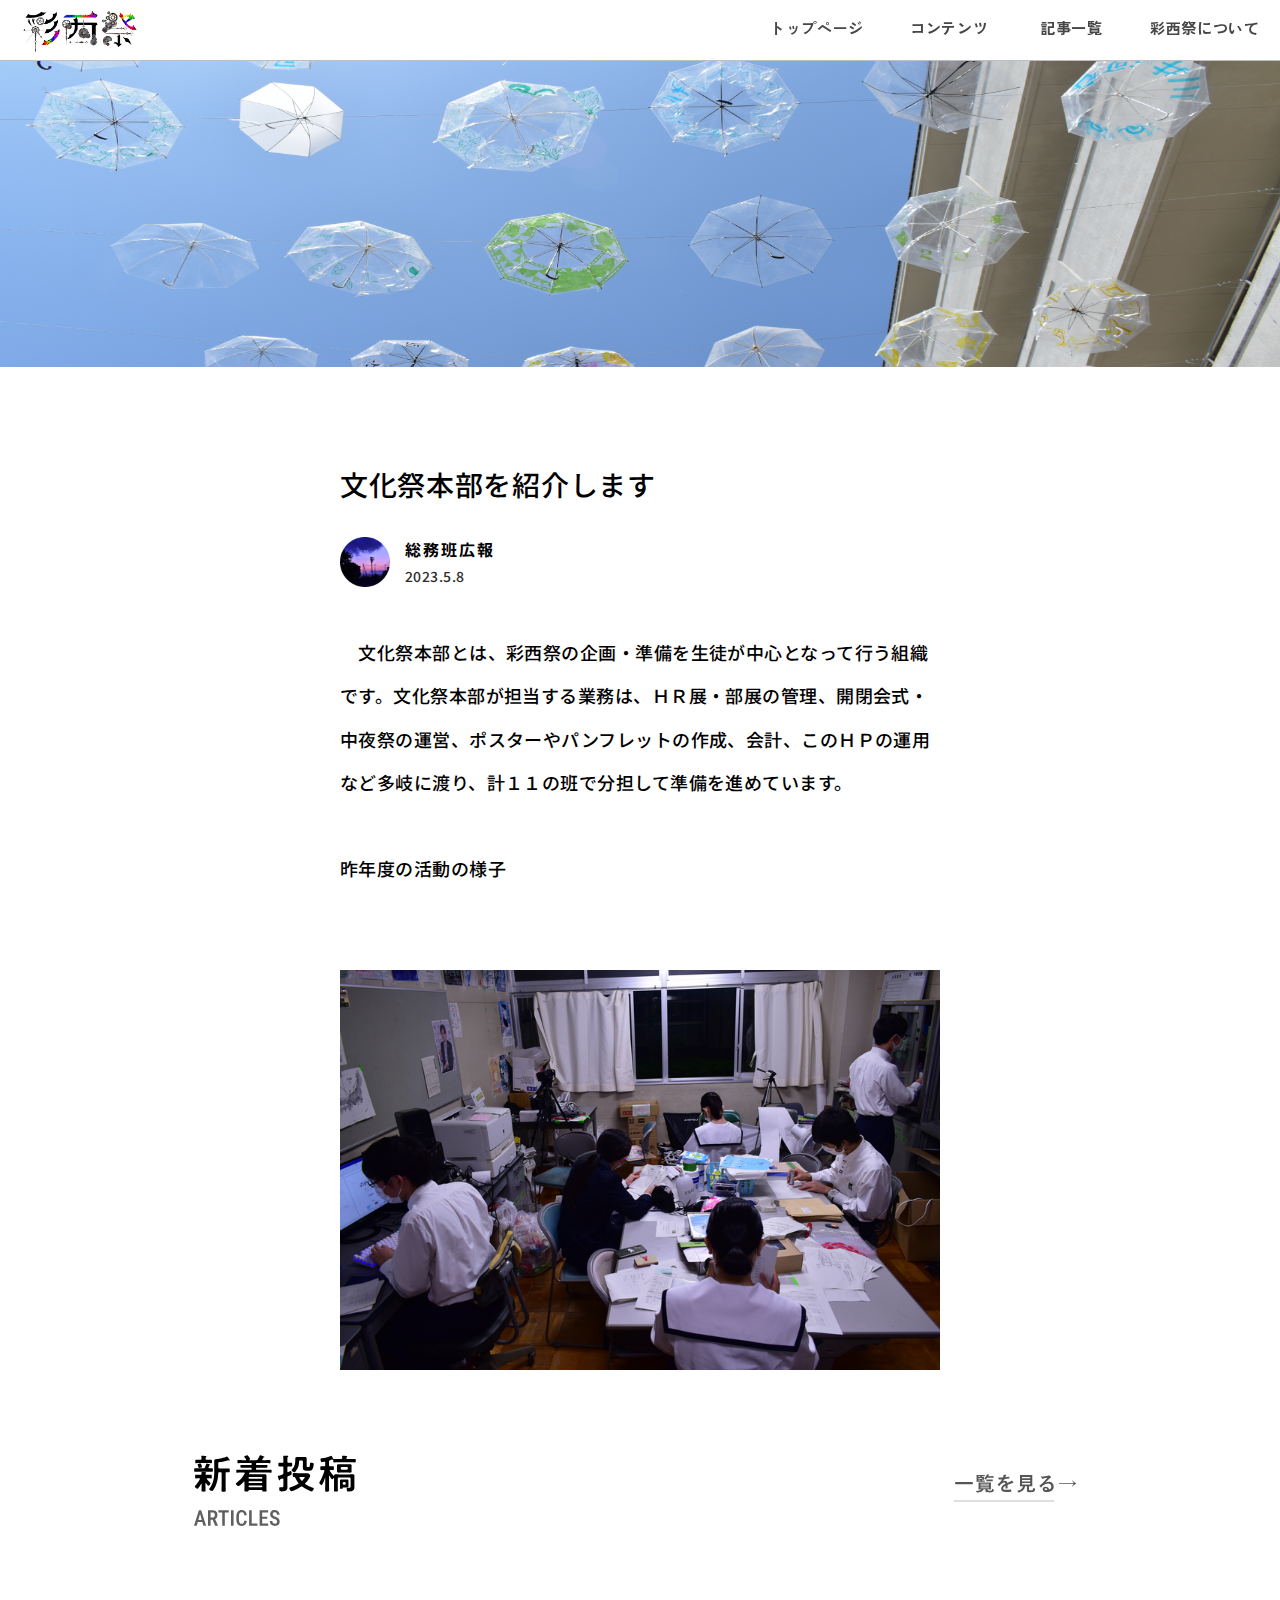
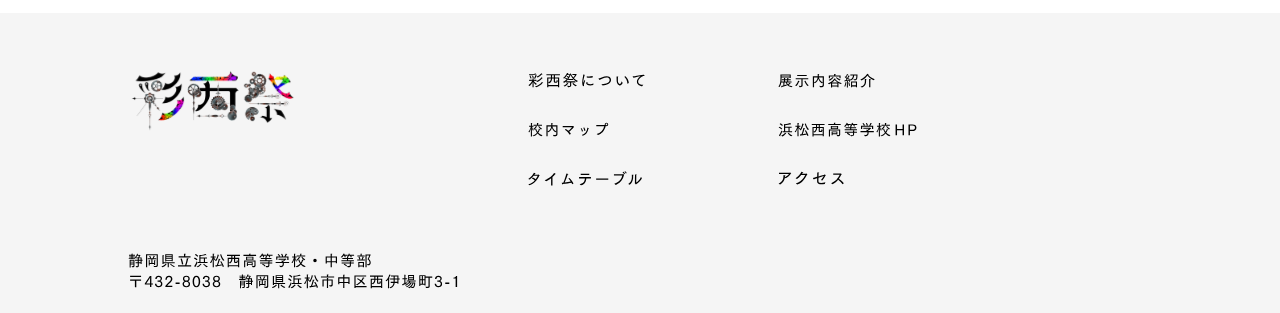
<file: article2.html>
<!DOCTYPE html>
<html>
    <head>
        <meta charset="utf-8">
        <meta name="viewport" content="width=device-width, initial-scale=1">
        <title>文化祭本部を紹介します-彩西祭2023</title>
        <meta name="description" content="2023年度浜松西高等学校・同中等部文化祭「彩西祭」公式ウェブサイトへようこそ。当日の情報から準備の様子まで、様々なことを発信していきます。" />
        <link rel="stylesheet" href="https://cdn.jsdelivr.net/npm/swiper@9/swiper-bundle.min.css" />
        <link rel="stylesheet" href="css/style.css">
        <link rel="stylesheet" href="css/article.css">
        <link rel="stylesheet" href="css/article_list.css">
        <!-- Favicon設定-->
        <link rel="apple-touch-icon" href="apple-touch-icon.png">
        <link type="image/x-icon" rel="icon" href="favicon.ico">
        <!-- Googlebot-->
        <meta name="robots" content="noindex">
        <!-- OG image settings-->
        <meta property="og:description" content="2023年度浜松西高等学校・同中等部文化祭「彩西祭」公式ウェブサイトへようこそ。当日の情報から準備の様子まで、様々なことを発信していきます。">
        <meta property="og:image" content="file/og_image.png">
        <!--Google Fonts読み込み-->
        <link rel="preconnect" href="https://fonts.googleapis.com">
        <link rel="preconnect" href="https://fonts.gstatic.com" crossorigin>
        <link
            href="https://fonts.googleapis.com/css2?family=Noto+Sans+JP:wght@400;500;700&family=Zen+Kaku+Gothic+Antique:wght@500;700&family=Zen+Kaku+Gothic+New:wght@500;700&display=swap"
            rel="stylesheet">
        <!-- Google tag (gtag.js) -->
        <script async src="https://www.googletagmanager.com/gtag/js?id=G-V9BGKPTSGR"></script>
        <script>
            window.dataLayer = window.dataLayer || [];
            function gtag(){dataLayer.push(arguments);}
            gtag('js', new Date());

            gtag('config', 'G-V9BGKPTSGR');
        </script>
    </head>
    <body>
        <header>
            <a href="index.html"><img id="header_icon" src="files/header_icon.png"></a>
            <!--  ハンバーガーボタン  -->
            <div class="hamburger"><span></span><span></span><span></span></div>
            <nav class="hamburger_list">
                <div id="header_top" class="header_menu"><a href="index.html" class="header_menu"><h1>トップページ</h1></a></div>
                <div id="header_contents" class="header_menu toggle_menu"><a href="index.html#section_contents" class="header_menu"><h1>コンテンツ</h1></a><div class="subMenu"><span></span><span></span></div></div>
                <a class="menu_open" href="pamphlet.html"><h3>デジタル版パンフレット</h3></a>
                <a class="menu_open" href="themeillust.html"><h3>テーマイラスト紹介</h3></a>
                <a class="menu_open" href="map.html"><h3>校内マップ</h3></a>
                <a class="menu_open" href="tenji.html"><h3>展示内容紹介</h3></a>
                <div id="header_articles" class="header_menu"><a href="articles.html"><h1>記事一覧</h1></a></div>
                <div id="header_about" class="header_menu"><a href="about.html" class="header_menu"><h1>彩西祭について</h1></a></div>
            </nav>
            <div class="circle-bg"></div>
        </header>
        <div id="topImage">
            <img id="topImage_desktop" src="files/articles/article_top_2.png" alt="">
        </div>
        <div class="section">
            <div id="article_title"><h1>文化祭本部を紹介します</h1></div>
            <div id="article_organization">
                <img src="files/articles/icon_kouhou.png" alt="">
                <div id="organization_text">
                    <h2>総務班広報</h2>
                    <h3>2023.5.8</h3>
                </div>
            </div>
            <div id="article_text">
                <p>　文化祭本部とは、彩西祭の企画・準備を生徒が中心となって行う組織です。文化祭本部が担当する業務は、ＨＲ展・部展の管理、開閉会式・中夜祭の運営、ポスターやパンフレットの作成、会計、このＨＰの運用など多岐に渡り、計１１の班で分担して準備を進めています。　
                <br><br></M>昨年度の活動の様子</p>
            </div>
        </div>
        <div id="article_img" class="section"><img src="files/articles/article_2/DSC_0040.png" alt=""></div>
        <div id="section_articles" class="section">
            <div class="title">
                <img class="title_svg" src="files/articles.svg">
            </div>
            <a href="articles.html"><img id="articles_link" src="files/news_link.svg"></a>
            <div id="articles_holder">
            </div>
        </div>
        <footer>
            <div class="footer_contents">
                <div class="footer_icon"><img src="files/header_icon.svg" alt=""></div>
                <div class="footer_items" id="footer_items_1">
                    <a href="about.html"><img src="files/footer_about.svg" alt=""></a>
                    <a href="map.html"><img src="files/footer_map.svg" alt=""></a>
                    <a href="timetable.html"><img src="files/footer_timetable.svg" alt=""></a>
                </div>
                <div class="footer_items" id="footer_items_2">
                    <a href="tenji.html"><img src="files/footer_display.svg" alt=""></a>
                    <a href="http://www.edu.pref.shizuoka.jp/hamamatsunishi-h/home.nsf/IndexFormView?OpenView"><img src="files/footer_HP.svg" alt=""></a>
                    <a href="access.html"><img src="files/footer_access.svg" alt=""></a>
                </div>
                <div class="school_addres"><img src="files/school_addres.svg" alt=""></div>
            </div>
        </footer>
        <!--jQuery読み込み-->
        <script src="https://code.jquery.com/jquery-3.4.1.min.js" integrity="sha256-CSXorXvZcTkaix6Yvo6HppcZGetbYMGWSFlBw8HfCJo=" crossorigin="anonymous"></script>
        <!--Hamburger buttond JS-->
        <script>
            $(function() {
                $('.hamburger').click(function() {
                    $(this).toggleClass('active');
                    
                    if ($(this).hasClass('active')) {
                        $('.hamburger_list').addClass('active');
                        $(".circle-bg").addClass('circleactive');//丸背景にcircleactiveクラスを付与
                    } else {
                        $('.hamburger_list').removeClass('active');
                        $(".circle-bg").removeClass('circleactive');//丸背景にcircleactiveクラスを付与
                    }
                });

                $('.subMenu').click(function() {
                    $(this).toggleClass('active');
                    
                    if ($(this).hasClass('active')) {
                        $('.subMenu').addClass('active');
                        $('.menu_open').addClass('active');
                    } else {
                        $('.subMenu').removeClass('active');
                        $('.menu_open').removeClass('active');
                    }
                });

            });
        </script>
        <!--EmbedPost読み込み JS-->
        <script>
            $(function(){
                $("#articles_holder").load("latestposts.html");
            });
        </script>
    </body>
</html>
</file>
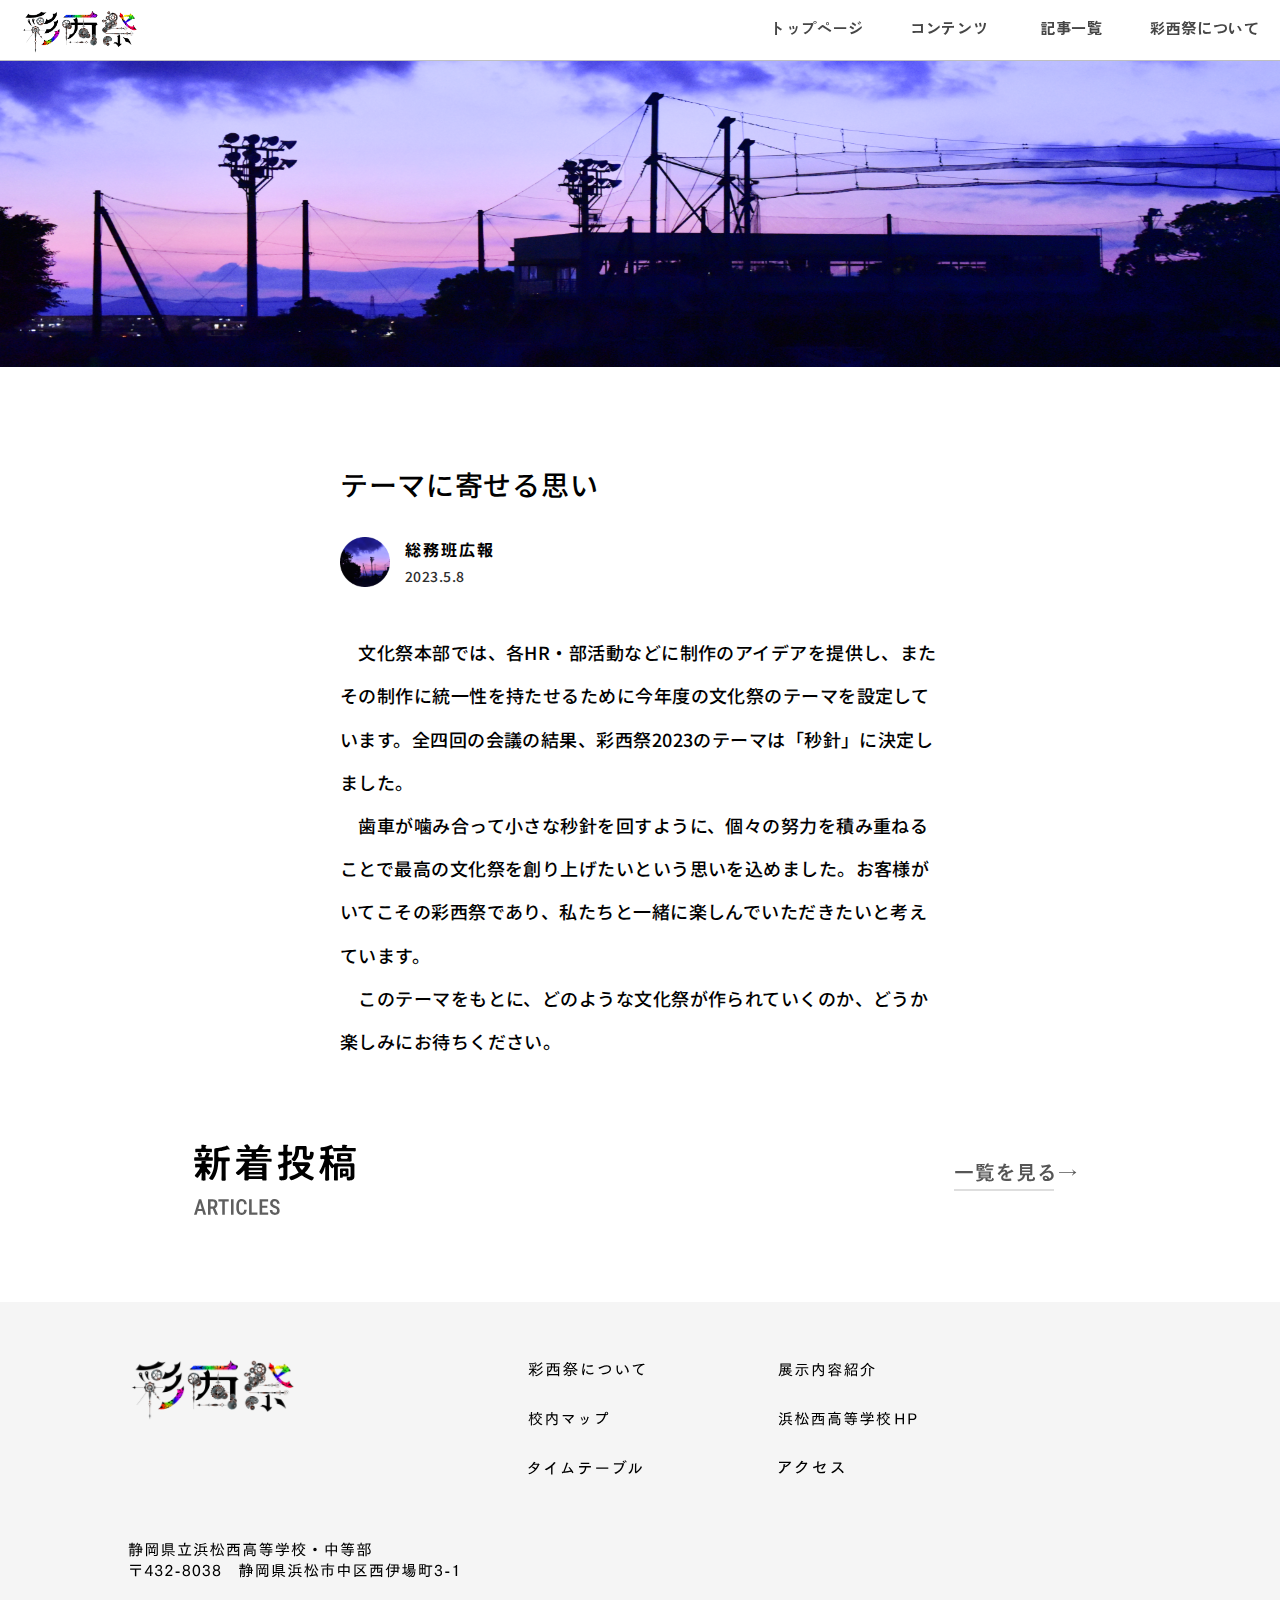
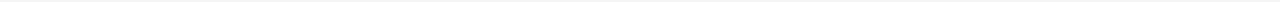
<file: article3.html>
<!DOCTYPE html>
<html>
    <head>
        <meta charset="utf-8">
        <meta name="viewport" content="width=device-width, initial-scale=1">
        <title>テーマに寄せる思い-彩西祭2023</title>
        <meta name="description" content="2023年度浜松西高等学校・同中等部文化祭「彩西祭」公式ウェブサイトへようこそ。当日の情報から準備の様子まで、様々なことを発信していきます。" />
        <link rel="stylesheet" href="https://cdn.jsdelivr.net/npm/swiper@9/swiper-bundle.min.css" />
        <link rel="stylesheet" href="css/style.css">
        <link rel="stylesheet" href="css/article.css">
        <link rel="stylesheet" href="css/article_list.css">
        <!-- Favicon設定-->
        <link rel="apple-touch-icon" href="apple-touch-icon.png">
        <link type="image/x-icon" rel="icon" href="favicon.ico">
        <!-- Googlebot-->
        <meta name="robots" content="noindex">
        <!-- OG image settings-->
        <meta property="og:description" content="2023年度浜松西高等学校・同中等部文化祭「彩西祭」公式ウェブサイトへようこそ。当日の情報から準備の様子まで、様々なことを発信していきます。">
        <meta property="og:image" content="file/og_image.png">
        <!--Google Fonts読み込み-->
        <link rel="preconnect" href="https://fonts.googleapis.com">
        <link rel="preconnect" href="https://fonts.gstatic.com" crossorigin>
        <link
            href="https://fonts.googleapis.com/css2?family=Noto+Sans+JP:wght@400;500;700&family=Zen+Kaku+Gothic+Antique:wght@500;700&family=Zen+Kaku+Gothic+New:wght@500;700&display=swap"
            rel="stylesheet">
        <!-- Google tag (gtag.js) -->
        <script async src="https://www.googletagmanager.com/gtag/js?id=G-V9BGKPTSGR"></script>
        <script>
            window.dataLayer = window.dataLayer || [];
            function gtag(){dataLayer.push(arguments);}
            gtag('js', new Date());

            gtag('config', 'G-V9BGKPTSGR');
        </script>
    </head>
    <body>
        <header>
            <a href="index.html"><img id="header_icon" src="files/header_icon.png"></a>
            <!--  ハンバーガーボタン  -->
            <div class="hamburger"><span></span><span></span><span></span></div>
            <nav class="hamburger_list">
                <div id="header_top" class="header_menu"><a href="index.html" class="header_menu"><h1>トップページ</h1></a></div>
                <div id="header_contents" class="header_menu toggle_menu"><a href="index.html#section_contents" class="header_menu"><h1>コンテンツ</h1></a><div class="subMenu"><span></span><span></span></div></div>
                <a class="menu_open" href="pamphlet.html"><h3>デジタル版パンフレット</h3></a>
                <a class="menu_open" href="themeillust.html"><h3>テーマイラスト紹介</h3></a>
                <a class="menu_open" href="map.html"><h3>校内マップ</h3></a>
                <a class="menu_open" href="tenji.html"><h3>展示内容紹介</h3></a>
                <div id="header_articles" class="header_menu"><a href="articles.html"><h1>記事一覧</h1></a></div>
                <div id="header_about" class="header_menu"><a href="about.html" class="header_menu"><h1>彩西祭について</h1></a></div>
            </nav>
            <div class="circle-bg"></div>
        </header>
        <div id="topImage">
            <img id="topImage_desktop" src="files/articles/article_top_3.png" alt="">
        </div>
        <div class="section">
            <div id="article_title"><h1>テーマに寄せる思い</h1></div>
            <div id="article_organization">
                <img src="files/articles/icon_kouhou.png" alt="">
                <div id="organization_text">
                    <h2>総務班広報</h2>
                    <h3>2023.5.8</h3>
                </div>
            </div>
            <div id="article_text">
                <p>　文化祭本部では、各HR・部活動などに制作のアイデアを提供し、またその制作に統一性を持たせるために今年度の文化祭のテーマを設定しています。全四回の会議の結果、彩西祭2023のテーマは「秒針」に決定しました。
                    <br>　歯車が噛み合って小さな秒針を回すように、個々の努力を積み重ねることで最高の文化祭を創り上げたいという思いを込めました。お客様がいてこその彩西祭であり、私たちと一緒に楽しんでいただきたいと考えています。 
                    <br>　このテーマをもとに、どのような文化祭が作られていくのか、どうか楽しみにお待ちください。</p>
            </div>
        </div>
        <!--
        <div id="article_img" class="section"><img src="files/article_example.png" alt=""></div>-->
        <div id="section_articles" class="section">
            <div class="title">
                <img class="title_svg" src="files/articles.svg">
            </div>
            <a href="articles.html"><img id="articles_link" src="files/news_link.svg"></a>
            <div id="articles_holder">
            </div>
        </div>
        <footer>
            <div class="footer_contents">
                <div class="footer_icon"><img src="files/header_icon.svg" alt=""></div>
                <div class="footer_items" id="footer_items_1">
                    <a href="about.html"><img src="files/footer_about.svg" alt=""></a>
                    <a href="map.html"><img src="files/footer_map.svg" alt=""></a>
                    <a href="timetable.html"><img src="files/footer_timetable.svg" alt=""></a>
                </div>
                <div class="footer_items" id="footer_items_2">
                    <a href="tenji.html"><img src="files/footer_display.svg" alt=""></a>
                    <a href="http://www.edu.pref.shizuoka.jp/hamamatsunishi-h/home.nsf/IndexFormView?OpenView"><img src="files/footer_HP.svg" alt=""></a>
                    <a href="access.html"><img src="files/footer_access.svg" alt=""></a>
                </div>
                <div class="school_addres"><img src="files/school_addres.svg" alt=""></div>
            </div>
        </footer>
        <!--jQuery読み込み-->
        <script src="https://code.jquery.com/jquery-3.4.1.min.js" integrity="sha256-CSXorXvZcTkaix6Yvo6HppcZGetbYMGWSFlBw8HfCJo=" crossorigin="anonymous"></script>
        <!--Hamburger buttond JS-->
        <script>
            $(function() {
                $('.hamburger').click(function() {
                    $(this).toggleClass('active');
                    
                    if ($(this).hasClass('active')) {
                        $('.hamburger_list').addClass('active');
                        $(".circle-bg").addClass('circleactive');//丸背景にcircleactiveクラスを付与
                    } else {
                        $('.hamburger_list').removeClass('active');
                        $(".circle-bg").removeClass('circleactive');//丸背景にcircleactiveクラスを付与
                    }
                });

                $('.subMenu').click(function() {
                    $(this).toggleClass('active');
                    
                    if ($(this).hasClass('active')) {
                        $('.subMenu').addClass('active');
                        $('.menu_open').addClass('active');
                    } else {
                        $('.subMenu').removeClass('active');
                        $('.menu_open').removeClass('active');
                    }
                });

            });
        </script>
        <!--EmbedPost読み込み JS-->
        <script>
            $(function(){
                $("#articles_holder").load("latestposts.html");
            });
        </script>
    </body>
</html>
</file>
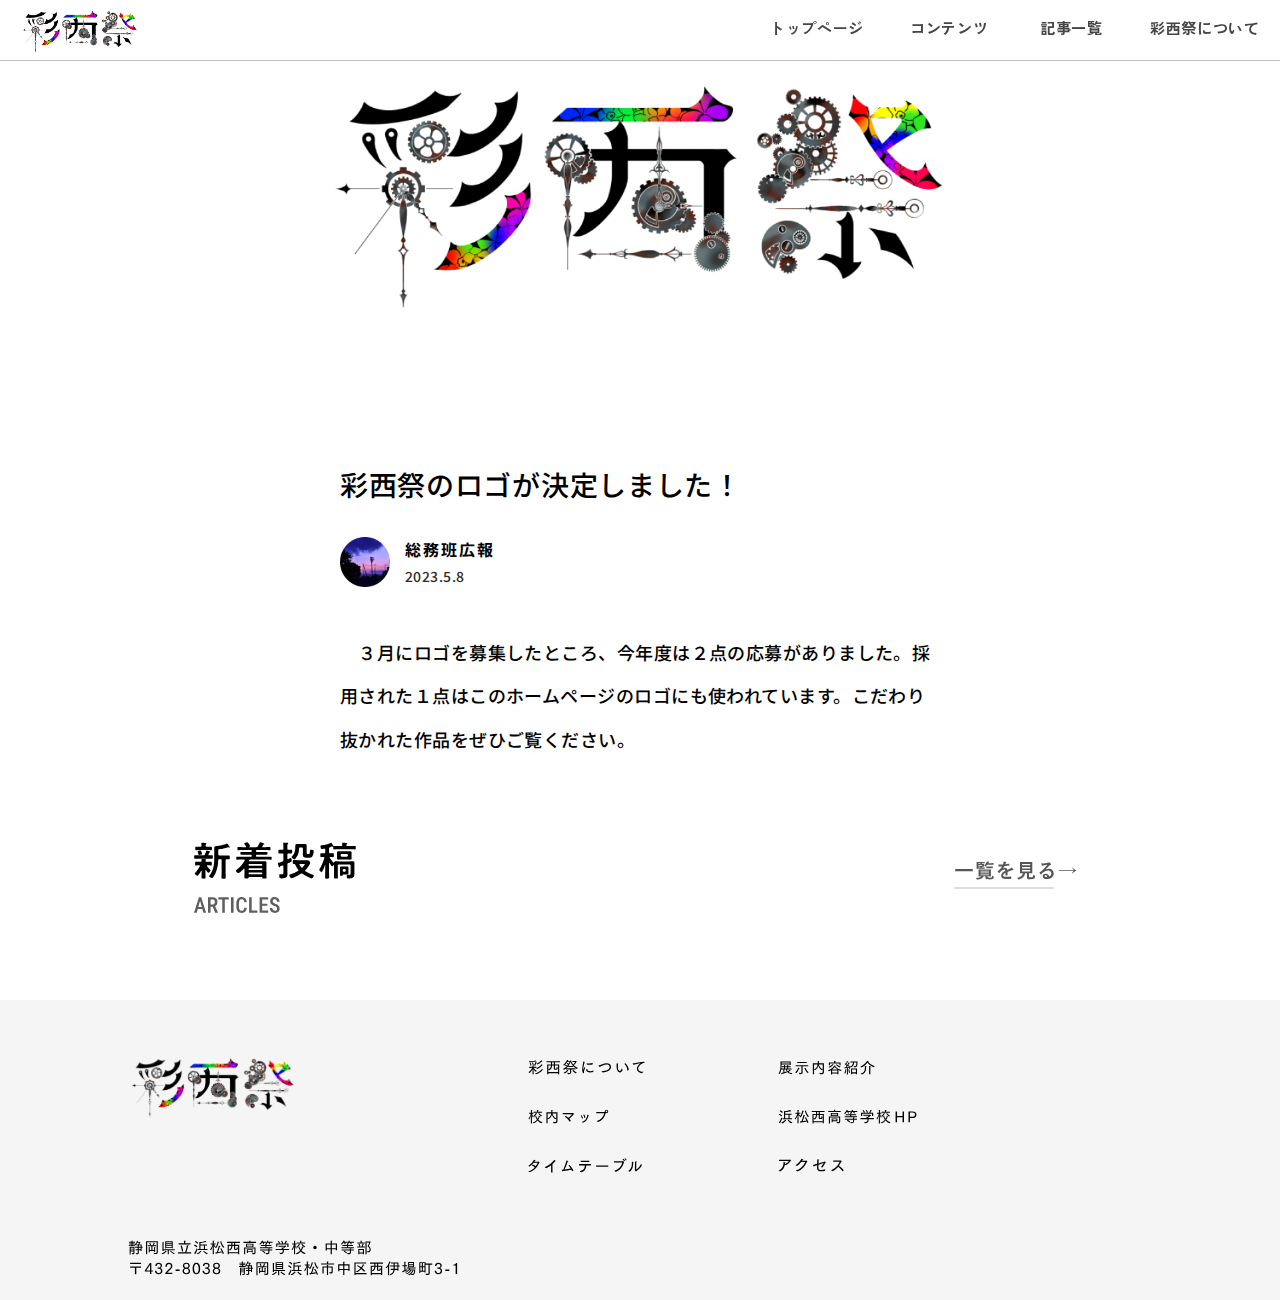
<file: article4.html>
<!DOCTYPE html>
<html>
    <head>
        <meta charset="utf-8">
        <meta name="viewport" content="width=device-width, initial-scale=1">
        <title>彩西祭のロゴが決定しました！-彩西祭2023</title>
        <meta name="description" content="2023年度浜松西高等学校・同中等部文化祭「彩西祭」公式ウェブサイトへようこそ。当日の情報から準備の様子まで、様々なことを発信していきます。" />
        <link rel="stylesheet" href="https://cdn.jsdelivr.net/npm/swiper@9/swiper-bundle.min.css" />
        <link rel="stylesheet" href="css/style.css">
        <link rel="stylesheet" href="css/article.css">
        <link rel="stylesheet" href="css/article_list.css">
        <!-- Favicon設定-->
        <link rel="apple-touch-icon" href="apple-touch-icon.png">
        <link type="image/x-icon" rel="icon" href="favicon.ico">
        <!-- Googlebot-->
        <meta name="robots" content="noindex">
        <!-- OG image settings-->
        <meta property="og:description" content="2023年度浜松西高等学校・同中等部文化祭「彩西祭」公式ウェブサイトへようこそ。当日の情報から準備の様子まで、様々なことを発信していきます。">
        <meta property="og:image" content="file/og_image.png">
        <!--Google Fonts読み込み-->
        <link rel="preconnect" href="https://fonts.googleapis.com">
        <link rel="preconnect" href="https://fonts.gstatic.com" crossorigin>
        <link
            href="https://fonts.googleapis.com/css2?family=Noto+Sans+JP:wght@400;500;700&family=Zen+Kaku+Gothic+Antique:wght@500;700&family=Zen+Kaku+Gothic+New:wght@500;700&display=swap"
            rel="stylesheet">
        <!-- Google tag (gtag.js) -->
        <script async src="https://www.googletagmanager.com/gtag/js?id=G-V9BGKPTSGR"></script>
        <script>
            window.dataLayer = window.dataLayer || [];
            function gtag(){dataLayer.push(arguments);}
            gtag('js', new Date());

            gtag('config', 'G-V9BGKPTSGR');
        </script>
    </head>
    <body>
        <header>
            <a href="index.html"><img id="header_icon" src="files/header_icon.png"></a>
            <!--  ハンバーガーボタン  -->
            <div class="hamburger"><span></span><span></span><span></span></div>
            <nav class="hamburger_list">
                <div id="header_top" class="header_menu"><a href="index.html" class="header_menu"><h1>トップページ</h1></a></div>
                <div id="header_contents" class="header_menu toggle_menu"><a href="index.html#section_contents" class="header_menu"><h1>コンテンツ</h1></a><div class="subMenu"><span></span><span></span></div></div>
                <a class="menu_open" href="pamphlet.html"><h3>デジタル版パンフレット</h3></a>
                <a class="menu_open" href="themeillust.html"><h3>テーマイラスト紹介</h3></a>
                <a class="menu_open" href="map.html"><h3>校内マップ</h3></a>
                <a class="menu_open" href="tenji.html"><h3>展示内容紹介</h3></a>
                <div id="header_articles" class="header_menu"><a href="articles.html"><h1>記事一覧</h1></a></div>
                <div id="header_about" class="header_menu"><a href="about.html" class="header_menu"><h1>彩西祭について</h1></a></div>
            </nav>
            <div class="circle-bg"></div>
        </header>
        <div id="topImage">
            <img id="topImage_desktop" src="files/articles/article_top_4.png" alt="">
        </div>
        <div class="section">
            <div id="article_title"><h1>彩西祭のロゴが決定しました！</h1></div>
            <div id="article_organization">
                <img src="files/articles/icon_kouhou.png" alt="">
                <div id="organization_text">
                    <h2>総務班広報</h2>
                    <h3>2023.5.8</h3>
                </div>
            </div>
            <div id="article_text">
                <p>　３月にロゴを募集したところ、今年度は２点の応募がありました。採用された１点はこのホームページのロゴにも使われています。こだわり抜かれた作品をぜひご覧ください。</p>
            </div>
        </div>
        <!--
        <div id="article_img" class="section"><img src="files/article_example.png" alt=""></div>-->
        <div id="section_articles" class="section">
            <div class="title">
                <img class="title_svg" src="files/articles.svg">
            </div>
            <a href="articles.html"><img id="articles_link" src="files/news_link.svg"></a>
            <div id="articles_holder">
            </div>
        </div>
        <footer>
            <div class="footer_contents">
                <div class="footer_icon"><img src="files/header_icon.svg" alt=""></div>
                <div class="footer_items" id="footer_items_1">
                    <a href="about.html"><img src="files/footer_about.svg" alt=""></a>
                    <a href="map.html"><img src="files/footer_map.svg" alt=""></a>
                    <a href="timetable.html"><img src="files/footer_timetable.svg" alt=""></a>
                </div>
                <div class="footer_items" id="footer_items_2">
                    <a href="tenji.html"><img src="files/footer_display.svg" alt=""></a>
                    <a href="http://www.edu.pref.shizuoka.jp/hamamatsunishi-h/home.nsf/IndexFormView?OpenView"><img src="files/footer_HP.svg" alt=""></a>
                    <a href="access.html"><img src="files/footer_access.svg" alt=""></a>
                </div>
                <div class="school_addres"><img src="files/school_addres.svg" alt=""></div>
            </div>
        </footer>
        <!--jQuery読み込み-->
        <script src="https://code.jquery.com/jquery-3.4.1.min.js" integrity="sha256-CSXorXvZcTkaix6Yvo6HppcZGetbYMGWSFlBw8HfCJo=" crossorigin="anonymous"></script>
        <!--Hamburger buttond JS-->
        <script>
            $(function() {
                $('.hamburger').click(function() {
                    $(this).toggleClass('active');
                    
                    if ($(this).hasClass('active')) {
                        $('.hamburger_list').addClass('active');
                        $(".circle-bg").addClass('circleactive');//丸背景にcircleactiveクラスを付与
                    } else {
                        $('.hamburger_list').removeClass('active');
                        $(".circle-bg").removeClass('circleactive');//丸背景にcircleactiveクラスを付与
                    }
                });

                $('.subMenu').click(function() {
                    $(this).toggleClass('active');
                    
                    if ($(this).hasClass('active')) {
                        $('.subMenu').addClass('active');
                        $('.menu_open').addClass('active');
                    } else {
                        $('.subMenu').removeClass('active');
                        $('.menu_open').removeClass('active');
                    }
                });

            });
        </script>
        <!--EmbedPost読み込み JS-->
        <script>
            $(function(){
                $("#articles_holder").load("latestposts.html");
            });
        </script>
    </body>
</html>
</file>
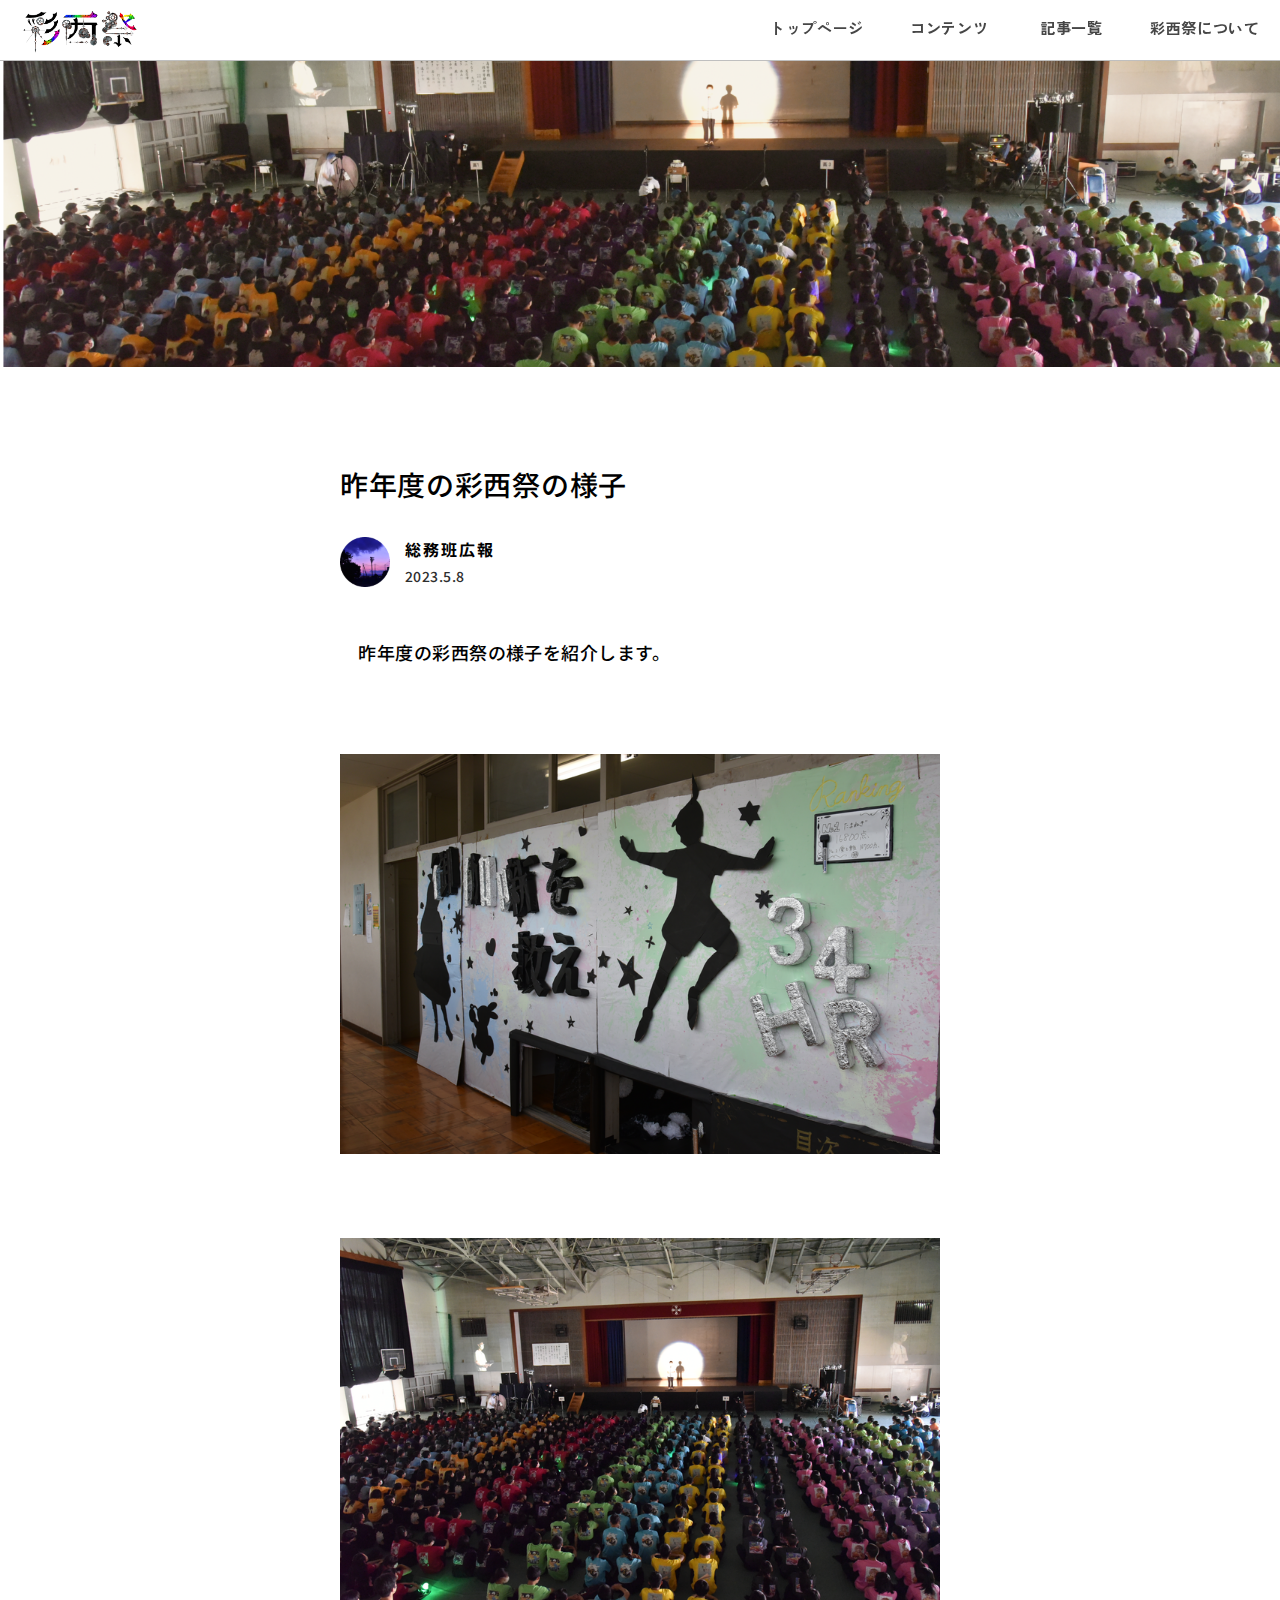
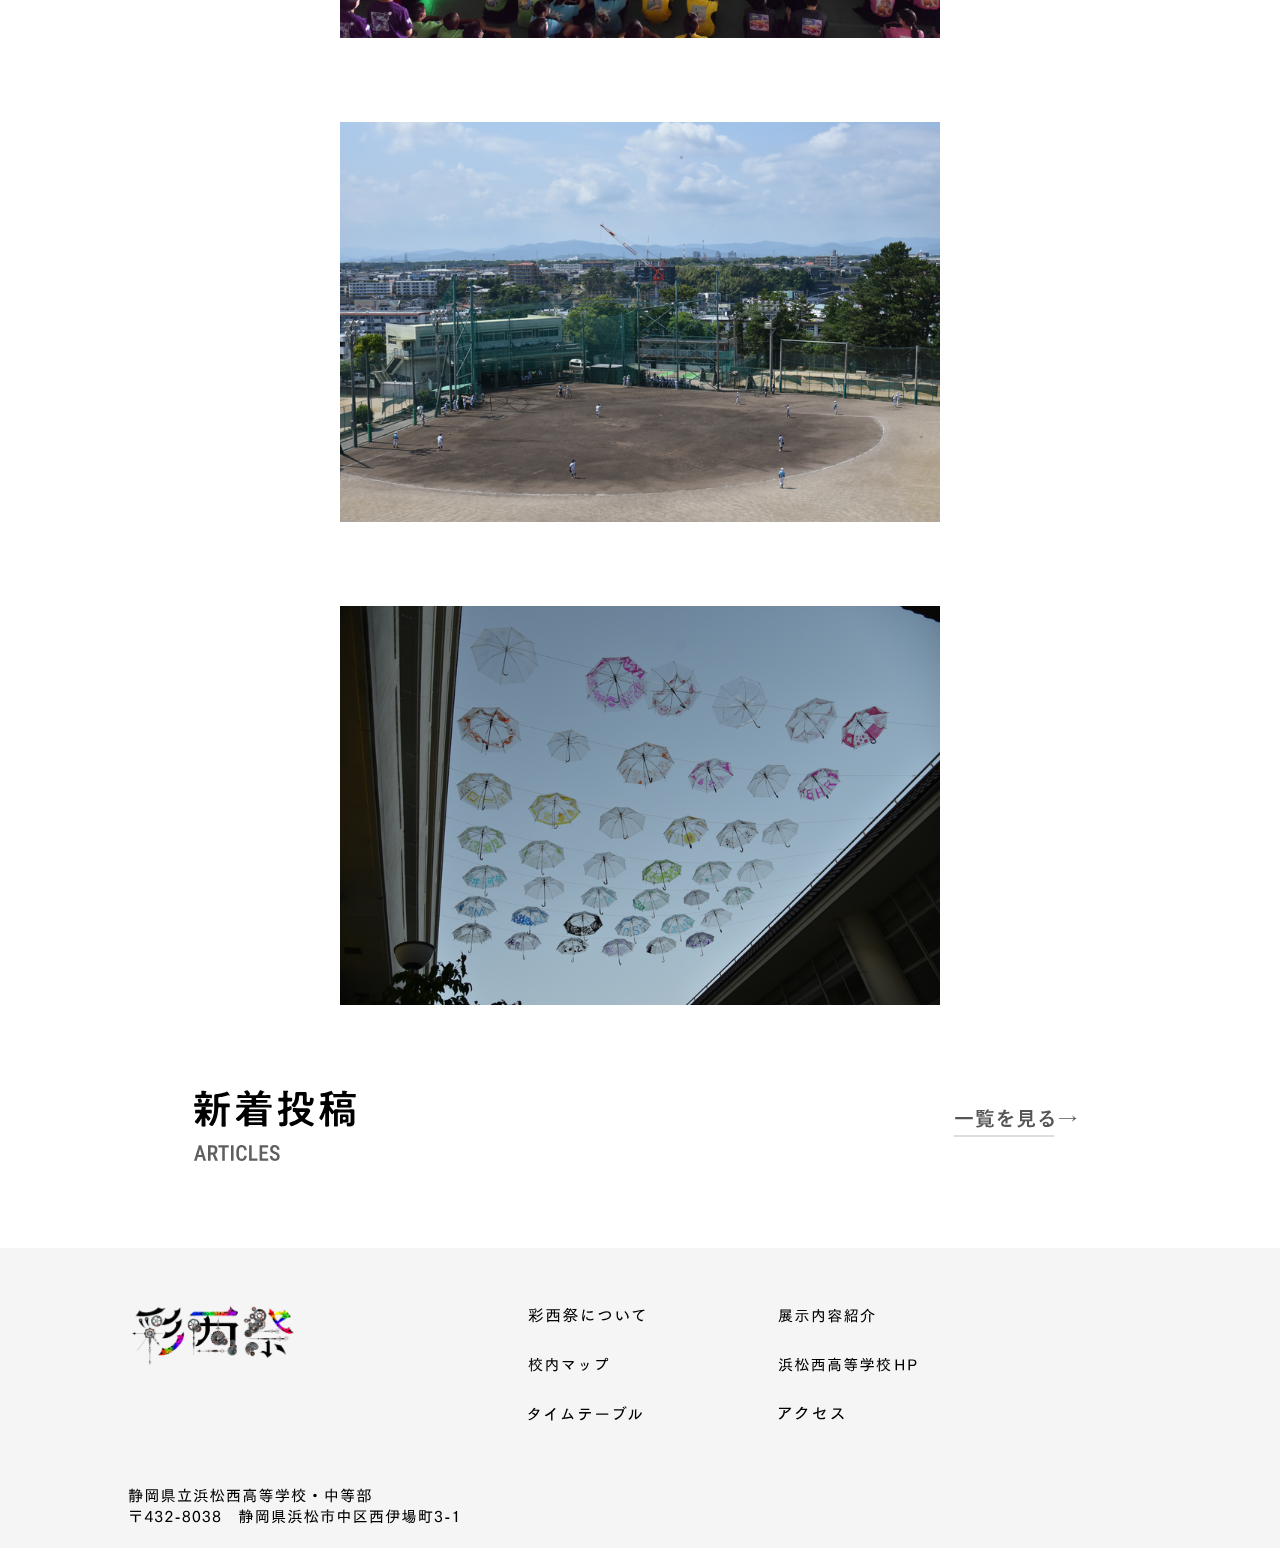
<file: article6.html>
<!DOCTYPE html>
<html>
    <head>
        <meta charset="utf-8">
        <meta name="viewport" content="width=device-width, initial-scale=1">
        <title>昨年度の彩西祭の様子-彩西祭2023</title>
        <meta name="description" content="2023年度浜松西高等学校・同中等部文化祭「彩西祭」公式ウェブサイトへようこそ。当日の情報から準備の様子まで、様々なことを発信していきます。" />
        <link rel="stylesheet" href="https://cdn.jsdelivr.net/npm/swiper@9/swiper-bundle.min.css" />
        <link rel="stylesheet" href="css/style.css">
        <link rel="stylesheet" href="css/article.css">
        <link rel="stylesheet" href="css/article_list.css">
        <!-- Favicon設定-->
        <link rel="apple-touch-icon" href="apple-touch-icon.png">
        <link type="image/x-icon" rel="icon" href="favicon.ico">
        <!-- Googlebot-->
        <meta name="robots" content="noindex">
        <!-- OG image settings-->
        <meta property="og:description" content="2023年度浜松西高等学校・同中等部文化祭「彩西祭」公式ウェブサイトへようこそ。当日の情報から準備の様子まで、様々なことを発信していきます。">
        <meta property="og:image" content="file/og_image.png">
        <!--Google Fonts読み込み-->
        <link rel="preconnect" href="https://fonts.googleapis.com">
        <link rel="preconnect" href="https://fonts.gstatic.com" crossorigin>
        <link
            href="https://fonts.googleapis.com/css2?family=Noto+Sans+JP:wght@400;500;700&family=Zen+Kaku+Gothic+Antique:wght@500;700&family=Zen+Kaku+Gothic+New:wght@500;700&display=swap"
            rel="stylesheet">
        <!-- Google tag (gtag.js) -->
        <script async src="https://www.googletagmanager.com/gtag/js?id=G-V9BGKPTSGR"></script>
        <script>
            window.dataLayer = window.dataLayer || [];
            function gtag(){dataLayer.push(arguments);}
            gtag('js', new Date());

            gtag('config', 'G-V9BGKPTSGR');
        </script>
    </head>
    <body>
        <header>
            <a href="index.html"><img id="header_icon" src="files/header_icon.png"></a>
            <!--  ハンバーガーボタン  -->
            <div class="hamburger"><span></span><span></span><span></span></div>
            <nav class="hamburger_list">
                <div id="header_top" class="header_menu"><a href="index.html" class="header_menu"><h1>トップページ</h1></a></div>
                <div id="header_contents" class="header_menu toggle_menu"><a href="index.html#section_contents" class="header_menu"><h1>コンテンツ</h1></a><div class="subMenu"><span></span><span></span></div></div>
                <a class="menu_open" href="pamphlet.html"><h3>デジタル版パンフレット</h3></a>
                <a class="menu_open" href="themeillust.html"><h3>テーマイラスト紹介</h3></a>
                <a class="menu_open" href="map.html"><h3>校内マップ</h3></a>
                <a class="menu_open" href="tenji.html"><h3>展示内容紹介</h3></a>
                <div id="header_articles" class="header_menu"><a href="articles.html"><h1>記事一覧</h1></a></div>
                <div id="header_about" class="header_menu"><a href="about.html" class="header_menu"><h1>彩西祭について</h1></a></div>
            </nav>
            <div class="circle-bg"></div>
        </header>
        <div id="topImage">
            <img id="topImage_desktop" src="files/articles/article_top_6.png" alt="">
        </div>
        <div class="section">
            <div id="article_title"><h1>昨年度の彩西祭の様子</h1></div>
            <div id="article_organization">
                <img src="files/articles/icon_kouhou.png" alt="">
                <div id="organization_text">
                    <h2>総務班広報</h2>
                    <h3>2023.5.8</h3>
                </div>
            </div>
            <div id="article_text">
                <p>　昨年度の彩西祭の様子を紹介します。</p>
            </div>
        </div>
        <div id="article_img" class="section"><img src="files/articles/article_6/DSC_0625.png" alt=""></div>
        <div id="article_img" class="section"><img src="files/articles/article_6/DSC_0774.png" alt=""></div>
        <div id="article_img" class="section"><img src="files/articles/article_6/DSC_0679.png" alt=""></div>
        <div id="article_img" class="section"><img src="files/articles/article_6/DSC_0391.png" alt=""></div>
        <div id="section_articles" class="section">
            <div class="title">
                <img class="title_svg" src="files/articles.svg">
            </div>
            <a href="articles.html"><img id="articles_link" src="files/news_link.svg"></a>
            <div id="articles_holder">
            </div>
        </div>
        <footer>
            <div class="footer_contents">
                <div class="footer_icon"><img src="files/header_icon.svg" alt=""></div>
                <div class="footer_items" id="footer_items_1">
                    <a href="about.html"><img src="files/footer_about.svg" alt=""></a>
                    <a href="map.html"><img src="files/footer_map.svg" alt=""></a>
                    <a href="timetable.html"><img src="files/footer_timetable.svg" alt=""></a>
                </div>
                <div class="footer_items" id="footer_items_2">
                    <a href="tenji.html"><img src="files/footer_display.svg" alt=""></a>
                    <a href="http://www.edu.pref.shizuoka.jp/hamamatsunishi-h/home.nsf/IndexFormView?OpenView"><img src="files/footer_HP.svg" alt=""></a>
                    <a href="access.html"><img src="files/footer_access.svg" alt=""></a>
                </div>
                <div class="school_addres"><img src="files/school_addres.svg" alt=""></div>
            </div>
        </footer>
        <!--jQuery読み込み-->
        <script src="https://code.jquery.com/jquery-3.4.1.min.js" integrity="sha256-CSXorXvZcTkaix6Yvo6HppcZGetbYMGWSFlBw8HfCJo=" crossorigin="anonymous"></script>
        <!--Hamburger buttond JS-->
        <script>
            $(function() {
                $('.hamburger').click(function() {
                    $(this).toggleClass('active');
                    
                    if ($(this).hasClass('active')) {
                        $('.hamburger_list').addClass('active');
                        $(".circle-bg").addClass('circleactive');//丸背景にcircleactiveクラスを付与
                    } else {
                        $('.hamburger_list').removeClass('active');
                        $(".circle-bg").removeClass('circleactive');//丸背景にcircleactiveクラスを付与
                    }
                });

                $('.subMenu').click(function() {
                    $(this).toggleClass('active');
                    
                    if ($(this).hasClass('active')) {
                        $('.subMenu').addClass('active');
                        $('.menu_open').addClass('active');
                    } else {
                        $('.subMenu').removeClass('active');
                        $('.menu_open').removeClass('active');
                    }
                });

            });
        </script>
        <!--EmbedPost読み込み JS-->
        <script>
            $(function(){
                $("#articles_holder").load("latestposts.html");
            });
        </script>
    </body>
</html>
</file>
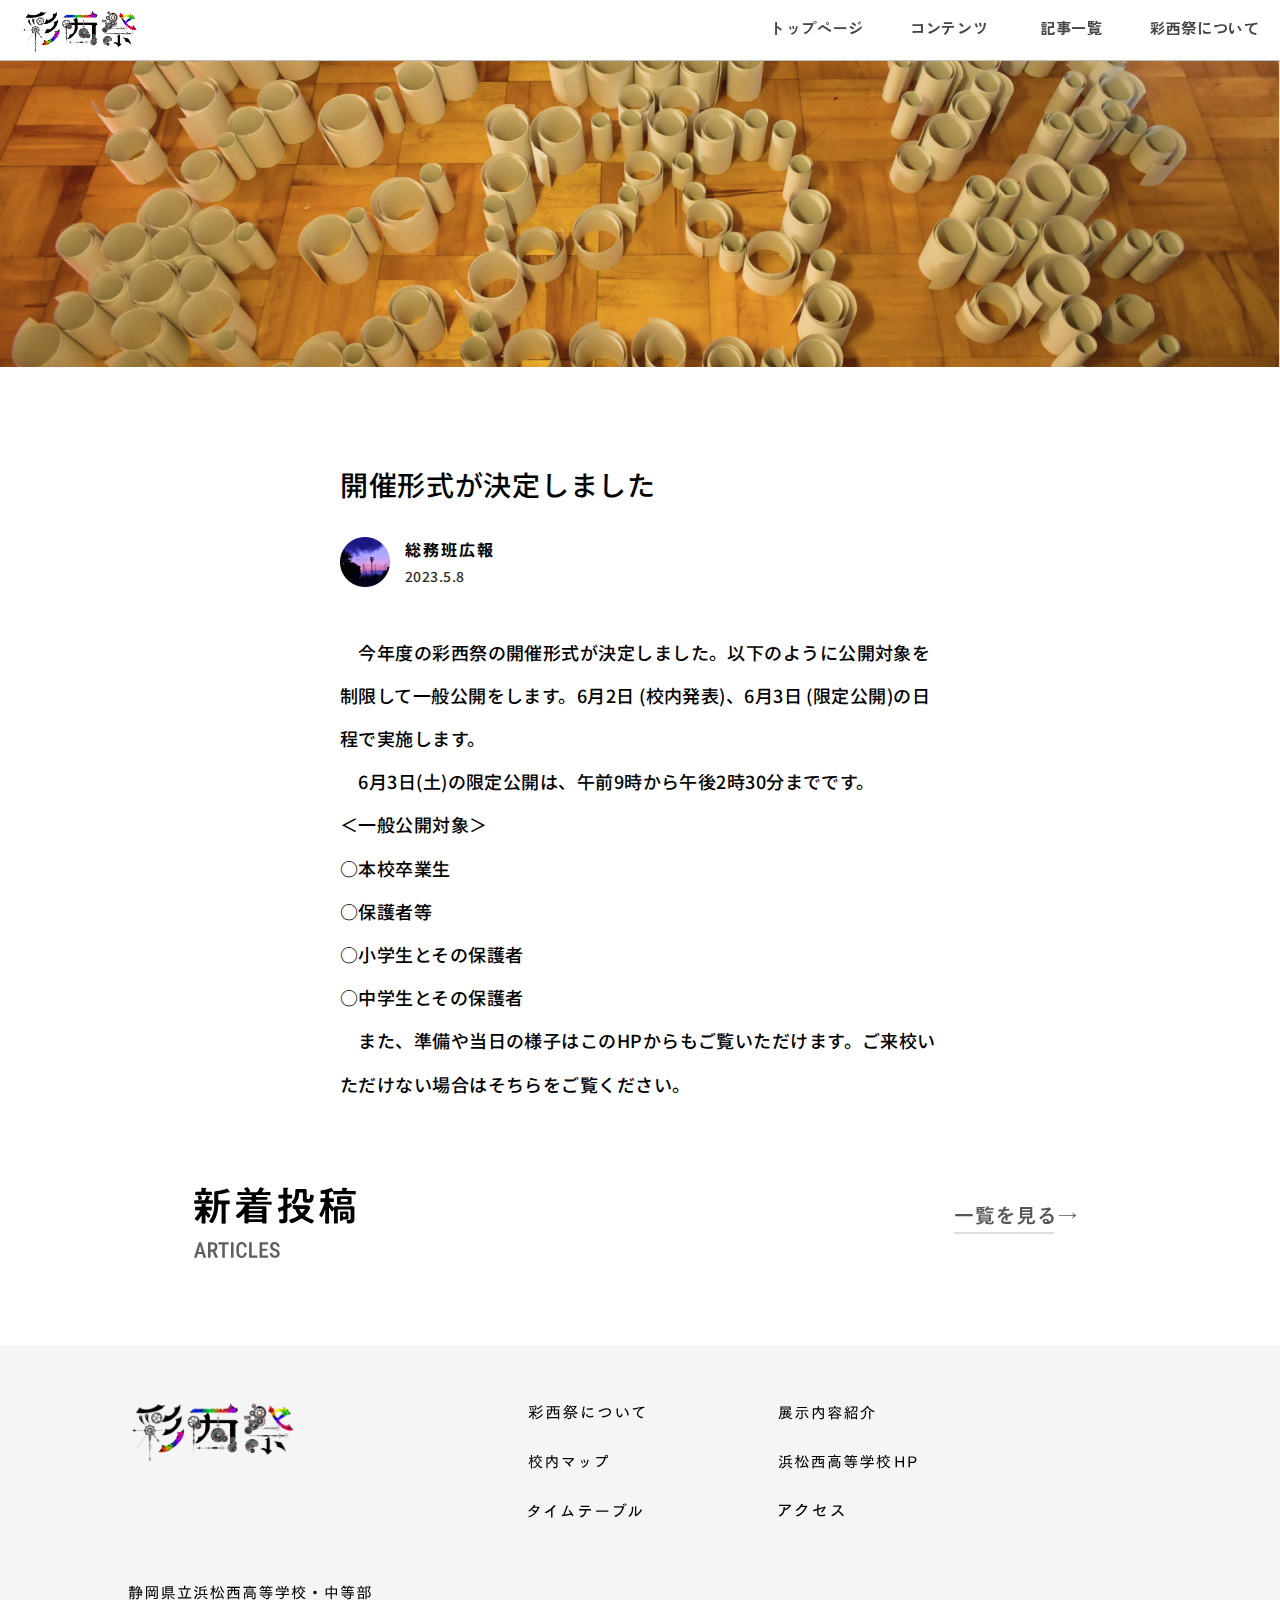
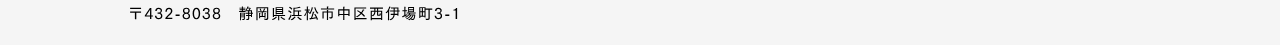
<file: article7.html>
<!DOCTYPE html>
<html>
    <head>
        <meta charset="utf-8">
        <meta name="viewport" content="width=device-width, initial-scale=1">
        <title>開催形式が決定しました-彩西祭2023</title>
        <meta name="description" content="2023年度浜松西高等学校・同中等部文化祭「彩西祭」公式ウェブサイトへようこそ。当日の情報から準備の様子まで、様々なことを発信していきます。" />
        <link rel="stylesheet" href="https://cdn.jsdelivr.net/npm/swiper@9/swiper-bundle.min.css" />
        <link rel="stylesheet" href="css/style.css">
        <link rel="stylesheet" href="css/article.css">
        <link rel="stylesheet" href="css/article_list.css">
        <!-- Favicon設定-->
        <link rel="apple-touch-icon" href="apple-touch-icon.png">
        <link type="image/x-icon" rel="icon" href="favicon.ico">
        <!-- Googlebot-->
        <meta name="robots" content="noindex">
        <!-- OG image settings-->
        <meta property="og:description" content="2023年度浜松西高等学校・同中等部文化祭「彩西祭」公式ウェブサイトへようこそ。当日の情報から準備の様子まで、様々なことを発信していきます。">
        <meta property="og:image" content="file/og_image.png">
        <!--Google Fonts読み込み-->
        <link rel="preconnect" href="https://fonts.googleapis.com">
        <link rel="preconnect" href="https://fonts.gstatic.com" crossorigin>
        <link
            href="https://fonts.googleapis.com/css2?family=Noto+Sans+JP:wght@400;500;700&family=Zen+Kaku+Gothic+Antique:wght@500;700&family=Zen+Kaku+Gothic+New:wght@500;700&display=swap"
            rel="stylesheet">
        <!-- Google tag (gtag.js) -->
        <script async src="https://www.googletagmanager.com/gtag/js?id=G-V9BGKPTSGR"></script>
        <script>
            window.dataLayer = window.dataLayer || [];
            function gtag(){dataLayer.push(arguments);}
            gtag('js', new Date());

            gtag('config', 'G-V9BGKPTSGR');
        </script>
    </head>
    <body>
        <header>
            <a href="index.html"><img id="header_icon" src="files/header_icon.png"></a>
            <!--  ハンバーガーボタン  -->
            <div class="hamburger"><span></span><span></span><span></span></div>
            <nav class="hamburger_list">
                <div id="header_top" class="header_menu"><a href="index.html" class="header_menu"><h1>トップページ</h1></a></div>
                <div id="header_contents" class="header_menu toggle_menu"><a href="index.html#section_contents" class="header_menu"><h1>コンテンツ</h1></a><div class="subMenu"><span></span><span></span></div></div>
                <a class="menu_open" href="pamphlet.html"><h3>デジタル版パンフレット</h3></a>
                <a class="menu_open" href="themeillust.html"><h3>テーマイラスト紹介</h3></a>
                <a class="menu_open" href="map.html"><h3>校内マップ</h3></a>
                <a class="menu_open" href="tenji.html"><h3>展示内容紹介</h3></a>
                <div id="header_articles" class="header_menu"><a href="articles.html"><h1>記事一覧</h1></a></div>
                <div id="header_about" class="header_menu"><a href="about.html" class="header_menu"><h1>彩西祭について</h1></a></div>
            </nav>
            <div class="circle-bg"></div>
        </header>
        <div id="topImage">
            <img id="topImage_desktop" src="files/articles/article_top_7.png" alt="">
        </div>
        <div class="section">
            <div id="article_title"><h1>開催形式が決定しました</h1></div>
            <div id="article_organization">
                <img src="files/articles/icon_kouhou.png" alt="">
                <div id="organization_text">
                    <h2>総務班広報</h2>
                    <h3>2023.5.8</h3>
                </div>
            </div>
            <div id="article_text">
                <p>　今年度の彩西祭の開催形式が決定しました。以下のように公開対象を制限して一般公開をします。6月2日 (校内発表)、6月3日 (限定公開)の日程で実施します。
                <br>　6月3日(土)の限定公開は、午前9時から午後2時30分までです。
                <br>＜一般公開対象＞
                <br>○本校卒業生
                <br>○保護者等
                <br>○小学生とその保護者
                <br>○中学生とその保護者
                <br>　また、準備や当日の様子はこのHPからもご覧いただけます。ご来校いただけない場合はそちらをご覧ください。
                </p>
            </div>
        </div>
        <div id="section_articles" class="section">
            <div class="title">
                <img class="title_svg" src="files/articles.svg">
            </div>
            <a href="articles.html"><img id="articles_link" src="files/news_link.svg"></a>
            <div id="articles_holder">
            </div>
        </div>
        <footer>
            <div class="footer_contents">
                <div class="footer_icon"><img src="files/header_icon.svg" alt=""></div>
                <div class="footer_items" id="footer_items_1">
                    <a href="about.html"><img src="files/footer_about.svg" alt=""></a>
                    <a href="map.html"><img src="files/footer_map.svg" alt=""></a>
                    <a href="timetable.html"><img src="files/footer_timetable.svg" alt=""></a>
                </div>
                <div class="footer_items" id="footer_items_2">
                    <a href="tenji.html"><img src="files/footer_display.svg" alt=""></a>
                    <a href="http://www.edu.pref.shizuoka.jp/hamamatsunishi-h/home.nsf/IndexFormView?OpenView"><img src="files/footer_HP.svg" alt=""></a>
                    <a href="access.html"><img src="files/footer_access.svg" alt=""></a>
                </div>
                <div class="school_addres"><img src="files/school_addres.svg" alt=""></div>
            </div>
        </footer>
        <!--jQuery読み込み-->
        <script src="https://code.jquery.com/jquery-3.4.1.min.js" integrity="sha256-CSXorXvZcTkaix6Yvo6HppcZGetbYMGWSFlBw8HfCJo=" crossorigin="anonymous"></script>
        <!--Hamburger buttond JS-->
        <script>
            $(function() {
                $('.hamburger').click(function() {
                    $(this).toggleClass('active');
                    
                    if ($(this).hasClass('active')) {
                        $('.hamburger_list').addClass('active');
                        $(".circle-bg").addClass('circleactive');//丸背景にcircleactiveクラスを付与
                    } else {
                        $('.hamburger_list').removeClass('active');
                        $(".circle-bg").removeClass('circleactive');//丸背景にcircleactiveクラスを付与
                    }
                });

                $('.subMenu').click(function() {
                    $(this).toggleClass('active');
                    
                    if ($(this).hasClass('active')) {
                        $('.subMenu').addClass('active');
                        $('.menu_open').addClass('active');
                    } else {
                        $('.subMenu').removeClass('active');
                        $('.menu_open').removeClass('active');
                    }
                });

            });
        </script>
        <!--EmbedPost読み込み JS-->
        <script>
            $(function(){
                $("#articles_holder").load("latestposts.html");
            });
        </script>
    </body>
</html>
</file>
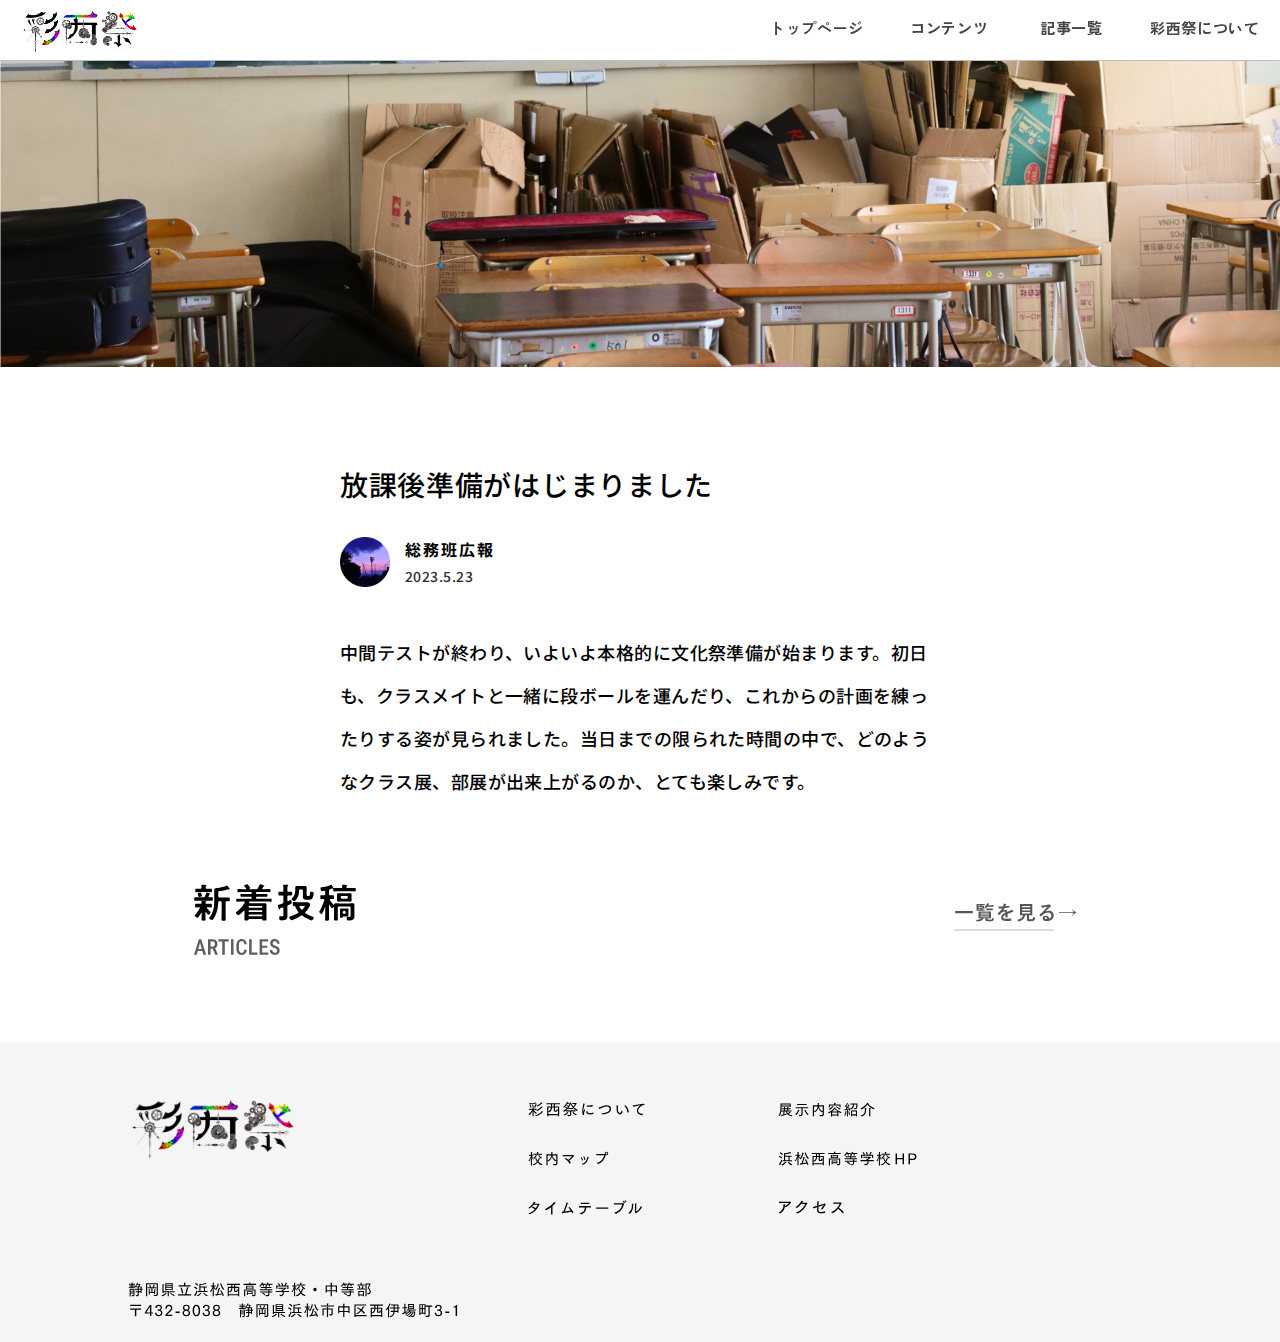
<file: article8.html>
<!DOCTYPE html>
<html>
    <head>
        <meta charset="utf-8">
        <meta name="viewport" content="width=device-width, initial-scale=1">
        <title>放課後準備がはじまりました-彩西祭2023</title>
        <meta name="description" content="2023年度浜松西高等学校・同中等部文化祭「彩西祭」公式ウェブサイトへようこそ。当日の情報から準備の様子まで、様々なことを発信していきます。" />
        <link rel="stylesheet" href="https://cdn.jsdelivr.net/npm/swiper@9/swiper-bundle.min.css" />
        <link rel="stylesheet" href="css/style.css">
        <link rel="stylesheet" href="css/article.css">
        <link rel="stylesheet" href="css/article_list.css">
        <!-- Favicon設定-->
        <link rel="apple-touch-icon" href="apple-touch-icon.png">
        <link type="image/x-icon" rel="icon" href="favicon.ico">
        <!-- Googlebot-->
        <meta name="robots" content="noindex">
        <!-- OG image settings-->
        <meta property="og:description" content="2023年度浜松西高等学校・同中等部文化祭「彩西祭」公式ウェブサイトへようこそ。当日の情報から準備の様子まで、様々なことを発信していきます。">
        <meta property="og:image" content="file/og_image.png">
        <!--Google Fonts読み込み-->
        <link rel="preconnect" href="https://fonts.googleapis.com">
        <link rel="preconnect" href="https://fonts.gstatic.com" crossorigin>
        <link
            href="https://fonts.googleapis.com/css2?family=Noto+Sans+JP:wght@400;500;700&family=Zen+Kaku+Gothic+Antique:wght@500;700&family=Zen+Kaku+Gothic+New:wght@500;700&display=swap"
            rel="stylesheet">
        <!-- Google tag (gtag.js) -->
        <script async src="https://www.googletagmanager.com/gtag/js?id=G-V9BGKPTSGR"></script>
        <script>
            window.dataLayer = window.dataLayer || [];
            function gtag(){dataLayer.push(arguments);}
            gtag('js', new Date());

            gtag('config', 'G-V9BGKPTSGR');
        </script>
    </head>
    <body>
        <header>
            <a href="index.html"><img id="header_icon" src="files/header_icon.png"></a>
            <!--  ハンバーガーボタン  -->
            <div class="hamburger"><span></span><span></span><span></span></div>
            <nav class="hamburger_list">
                <div id="header_top" class="header_menu"><a href="index.html" class="header_menu"><h1>トップページ</h1></a></div>
                <div id="header_contents" class="header_menu toggle_menu"><a href="index.html#section_contents" class="header_menu"><h1>コンテンツ</h1></a><div class="subMenu"><span></span><span></span></div></div>
                <a class="menu_open" href="pamphlet.html"><h3>デジタル版パンフレット</h3></a>
                <a class="menu_open" href="themeillust.html"><h3>テーマイラスト紹介</h3></a>
                <a class="menu_open" href="map.html"><h3>校内マップ</h3></a>
                <a class="menu_open" href="tenji.html"><h3>展示内容紹介</h3></a>
                <div id="header_articles" class="header_menu"><a href="articles.html"><h1>記事一覧</h1></a></div>
                <div id="header_about" class="header_menu"><a href="about.html" class="header_menu"><h1>彩西祭について</h1></a></div>
            </nav>
            <div class="circle-bg"></div>
        </header>
        <div id="topImage">
            <img id="topImage_desktop" src="files/articles/article_top_8.png" alt="">
        </div>
        <div class="section">
            <div id="article_title"><h1>放課後準備がはじまりました</h1></div>
            <div id="article_organization">
                <img src="files/articles/icon_kouhou.png" alt="">
                <div id="organization_text">
                    <h2>総務班広報</h2>
                    <h3>2023.5.23</h3>
                </div>
            </div>
            <div id="article_text">
                <p>中間テストが終わり、いよいよ本格的に文化祭準備が始まります。初日も、クラスメイトと一緒に段ボールを運んだり、これからの計画を練ったりする姿が見られました。当日までの限られた時間の中で、どのようなクラス展、部展が出来上がるのか、とても楽しみです。</p>
            </div>
        </div>
        <!--
        <div id="article_img" class="section"><img src="files/article_example.png" alt=""></div>-->
        <div id="section_articles" class="section">
            <div class="title">
                <img class="title_svg" src="files/articles.svg">
            </div>
            <a href="articles.html"><img id="articles_link" src="files/news_link.svg"></a>
            <div id="articles_holder">
            </div>
        </div>
        <footer>
            <div class="footer_contents">
                <div class="footer_icon"><img src="files/header_icon.svg" alt=""></div>
                <div class="footer_items" id="footer_items_1">
                    <a href="about.html"><img src="files/footer_about.svg" alt=""></a>
                    <a href="map.html"><img src="files/footer_map.svg" alt=""></a>
                    <a href="timetable.html"><img src="files/footer_timetable.svg" alt=""></a>
                </div>
                <div class="footer_items" id="footer_items_2">
                    <a href="tenji.html"><img src="files/footer_display.svg" alt=""></a>
                    <a href="http://www.edu.pref.shizuoka.jp/hamamatsunishi-h/home.nsf/IndexFormView?OpenView"><img src="files/footer_HP.svg" alt=""></a>
                    <a href="access.html"><img src="files/footer_access.svg" alt=""></a>
                </div>
                <div class="school_addres"><img src="files/school_addres.svg" alt=""></div>
            </div>
        </footer>
        <!--jQuery読み込み-->
        <script src="https://code.jquery.com/jquery-3.4.1.min.js" integrity="sha256-CSXorXvZcTkaix6Yvo6HppcZGetbYMGWSFlBw8HfCJo=" crossorigin="anonymous"></script>
        <!--Hamburger buttond JS-->
        <script>
            $(function() {
                $('.hamburger').click(function() {
                    $(this).toggleClass('active');
                    
                    if ($(this).hasClass('active')) {
                        $('.hamburger_list').addClass('active');
                        $(".circle-bg").addClass('circleactive');//丸背景にcircleactiveクラスを付与
                    } else {
                        $('.hamburger_list').removeClass('active');
                        $(".circle-bg").removeClass('circleactive');//丸背景にcircleactiveクラスを付与
                    }
                });

                $('.subMenu').click(function() {
                    $(this).toggleClass('active');
                    
                    if ($(this).hasClass('active')) {
                        $('.subMenu').addClass('active');
                        $('.menu_open').addClass('active');
                    } else {
                        $('.subMenu').removeClass('active');
                        $('.menu_open').removeClass('active');
                    }
                });

            });
        </script>
        <!--EmbedPost読み込み JS-->
        <script>
            $(function(){
                $("#articles_holder").load("latestposts.html");
            });
        </script>
    </body>
</html>
</file>
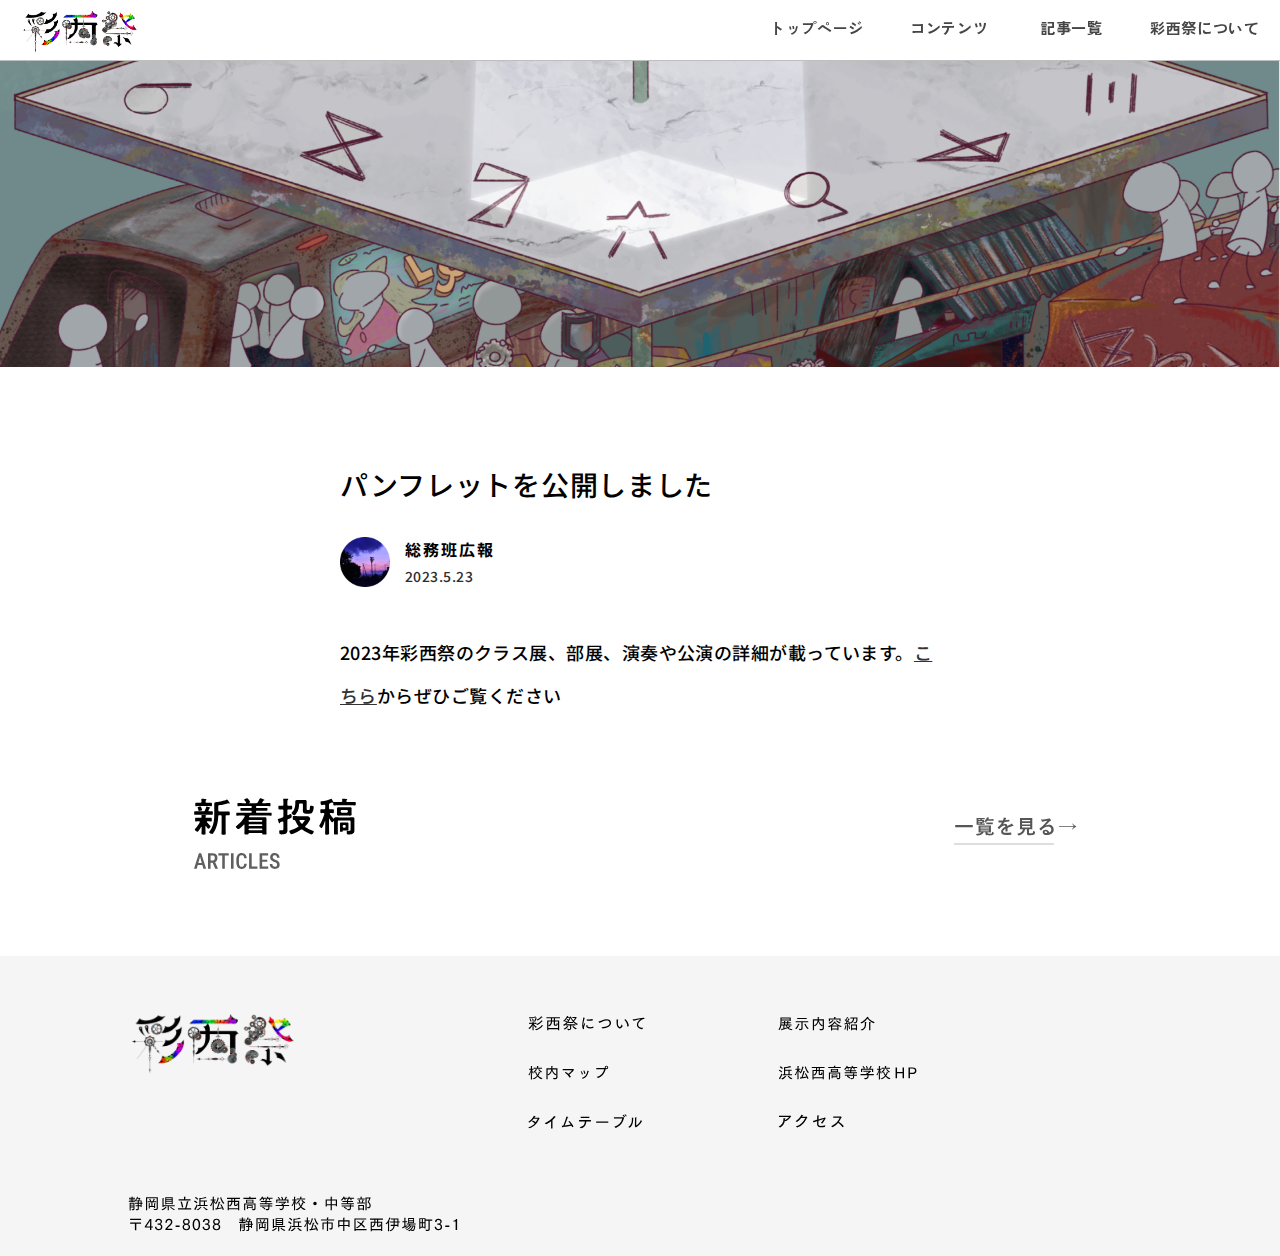
<file: article9.html>
<!DOCTYPE html>
<html>
    <head>
        <meta charset="utf-8">
        <meta name="viewport" content="width=device-width, initial-scale=1">
        <title>パンフレットを公開しました-彩西祭2023</title>
        <meta name="description" content="2023年度浜松西高等学校・同中等部文化祭「彩西祭」公式ウェブサイトへようこそ。当日の情報から準備の様子まで、様々なことを発信していきます。" />
        <link rel="stylesheet" href="https://cdn.jsdelivr.net/npm/swiper@9/swiper-bundle.min.css" />
        <link rel="stylesheet" href="css/style.css">
        <link rel="stylesheet" href="css/article.css">
        <link rel="stylesheet" href="css/article_list.css">
        <!-- Favicon設定-->
        <link rel="apple-touch-icon" href="apple-touch-icon.png">
        <link type="image/x-icon" rel="icon" href="favicon.ico">
        <!-- Googlebot-->
        <meta name="robots" content="noindex">
        <!-- OG image settings-->
        <meta property="og:description" content="2023年度浜松西高等学校・同中等部文化祭「彩西祭」公式ウェブサイトへようこそ。当日の情報から準備の様子まで、様々なことを発信していきます。">
        <meta property="og:image" content="file/og_image.png">
        <!--Google Fonts読み込み-->
        <link rel="preconnect" href="https://fonts.googleapis.com">
        <link rel="preconnect" href="https://fonts.gstatic.com" crossorigin>
        <link
            href="https://fonts.googleapis.com/css2?family=Noto+Sans+JP:wght@400;500;700&family=Zen+Kaku+Gothic+Antique:wght@500;700&family=Zen+Kaku+Gothic+New:wght@500;700&display=swap"
            rel="stylesheet">
        <!-- Google tag (gtag.js) -->
        <script async src="https://www.googletagmanager.com/gtag/js?id=G-V9BGKPTSGR"></script>
        <script>
            window.dataLayer = window.dataLayer || [];
            function gtag(){dataLayer.push(arguments);}
            gtag('js', new Date());

            gtag('config', 'G-V9BGKPTSGR');
        </script>
    </head>
    <body>
        <header>
            <a href="index.html"><img id="header_icon" src="files/header_icon.png"></a>
            <!--  ハンバーガーボタン  -->
            <div class="hamburger"><span></span><span></span><span></span></div>
            <nav class="hamburger_list">
                <div id="header_top" class="header_menu"><a href="index.html" class="header_menu"><h1>トップページ</h1></a></div>
                <div id="header_contents" class="header_menu toggle_menu"><a href="index.html#section_contents" class="header_menu"><h1>コンテンツ</h1></a><div class="subMenu"><span></span><span></span></div></div>
                <a class="menu_open" href="pamphlet.html"><h3>デジタル版パンフレット</h3></a>
                <a class="menu_open" href="themeillust.html"><h3>テーマイラスト紹介</h3></a>
                <a class="menu_open" href="map.html"><h3>校内マップ</h3></a>
                <a class="menu_open" href="tenji.html"><h3>展示内容紹介</h3></a>
                <div id="header_articles" class="header_menu"><a href="articles.html"><h1>記事一覧</h1></a></div>
                <div id="header_about" class="header_menu"><a href="about.html" class="header_menu"><h1>彩西祭について</h1></a></div>
            </nav>
            <div class="circle-bg"></div>
        </header>
        <div id="topImage">
            <img id="topImage_desktop" src="files/articles/article_top_9.png" alt="">
        </div>
        <div class="section">
            <div id="article_title"><h1>パンフレットを公開しました</h1></div>
            <div id="article_organization">
                <img src="files/articles/icon_kouhou.png" alt="">
                <div id="organization_text">
                    <h2>総務班広報</h2>
                    <h3>2023.5.23</h3>
                </div>
            </div>
            <div id="article_text">
                <p>2023年彩西祭のクラス展、部展、演奏や公演の詳細が載っています。<a class="link" href="pamphlet.html">こちら</a>からぜひご覧ください</p>
            </div>
        </div>
        <!--
        <div id="article_img" class="section"><img src="files/article_example.png" alt=""></div>-->
        <div id="section_articles" class="section">
            <div class="title">
                <img class="title_svg" src="files/articles.svg">
            </div>
            <a href="articles.html"><img id="articles_link" src="files/news_link.svg"></a>
            <div id="articles_holder">
            </div>
        </div>
        <footer>
            <div class="footer_contents">
                <div class="footer_icon"><img src="files/header_icon.svg" alt=""></div>
                <div class="footer_items" id="footer_items_1">
                    <a href="about.html"><img src="files/footer_about.svg" alt=""></a>
                    <a href="map.html"><img src="files/footer_map.svg" alt=""></a>
                    <a href="timetable.html"><img src="files/footer_timetable.svg" alt=""></a>
                </div>
                <div class="footer_items" id="footer_items_2">
                    <a href="tenji.html"><img src="files/footer_display.svg" alt=""></a>
                    <a href="http://www.edu.pref.shizuoka.jp/hamamatsunishi-h/home.nsf/IndexFormView?OpenView"><img src="files/footer_HP.svg" alt=""></a>
                    <a href="access.html"><img src="files/footer_access.svg" alt=""></a>
                </div>
                <div class="school_addres"><img src="files/school_addres.svg" alt=""></div>
            </div>
        </footer>
        <!--jQuery読み込み-->
        <script src="https://code.jquery.com/jquery-3.4.1.min.js" integrity="sha256-CSXorXvZcTkaix6Yvo6HppcZGetbYMGWSFlBw8HfCJo=" crossorigin="anonymous"></script>
        <!--Hamburger buttond JS-->
        <script>
            $(function() {
                $('.hamburger').click(function() {
                    $(this).toggleClass('active');
                    
                    if ($(this).hasClass('active')) {
                        $('.hamburger_list').addClass('active');
                        $(".circle-bg").addClass('circleactive');//丸背景にcircleactiveクラスを付与
                    } else {
                        $('.hamburger_list').removeClass('active');
                        $(".circle-bg").removeClass('circleactive');//丸背景にcircleactiveクラスを付与
                    }
                });

                $('.subMenu').click(function() {
                    $(this).toggleClass('active');
                    
                    if ($(this).hasClass('active')) {
                        $('.subMenu').addClass('active');
                        $('.menu_open').addClass('active');
                    } else {
                        $('.subMenu').removeClass('active');
                        $('.menu_open').removeClass('active');
                    }
                });

            });
        </script>
        <!--EmbedPost読み込み JS-->
        <script>
            $(function(){
                $("#articles_holder").load("latestposts.html");
            });
        </script>
    </body>
</html>
</file>
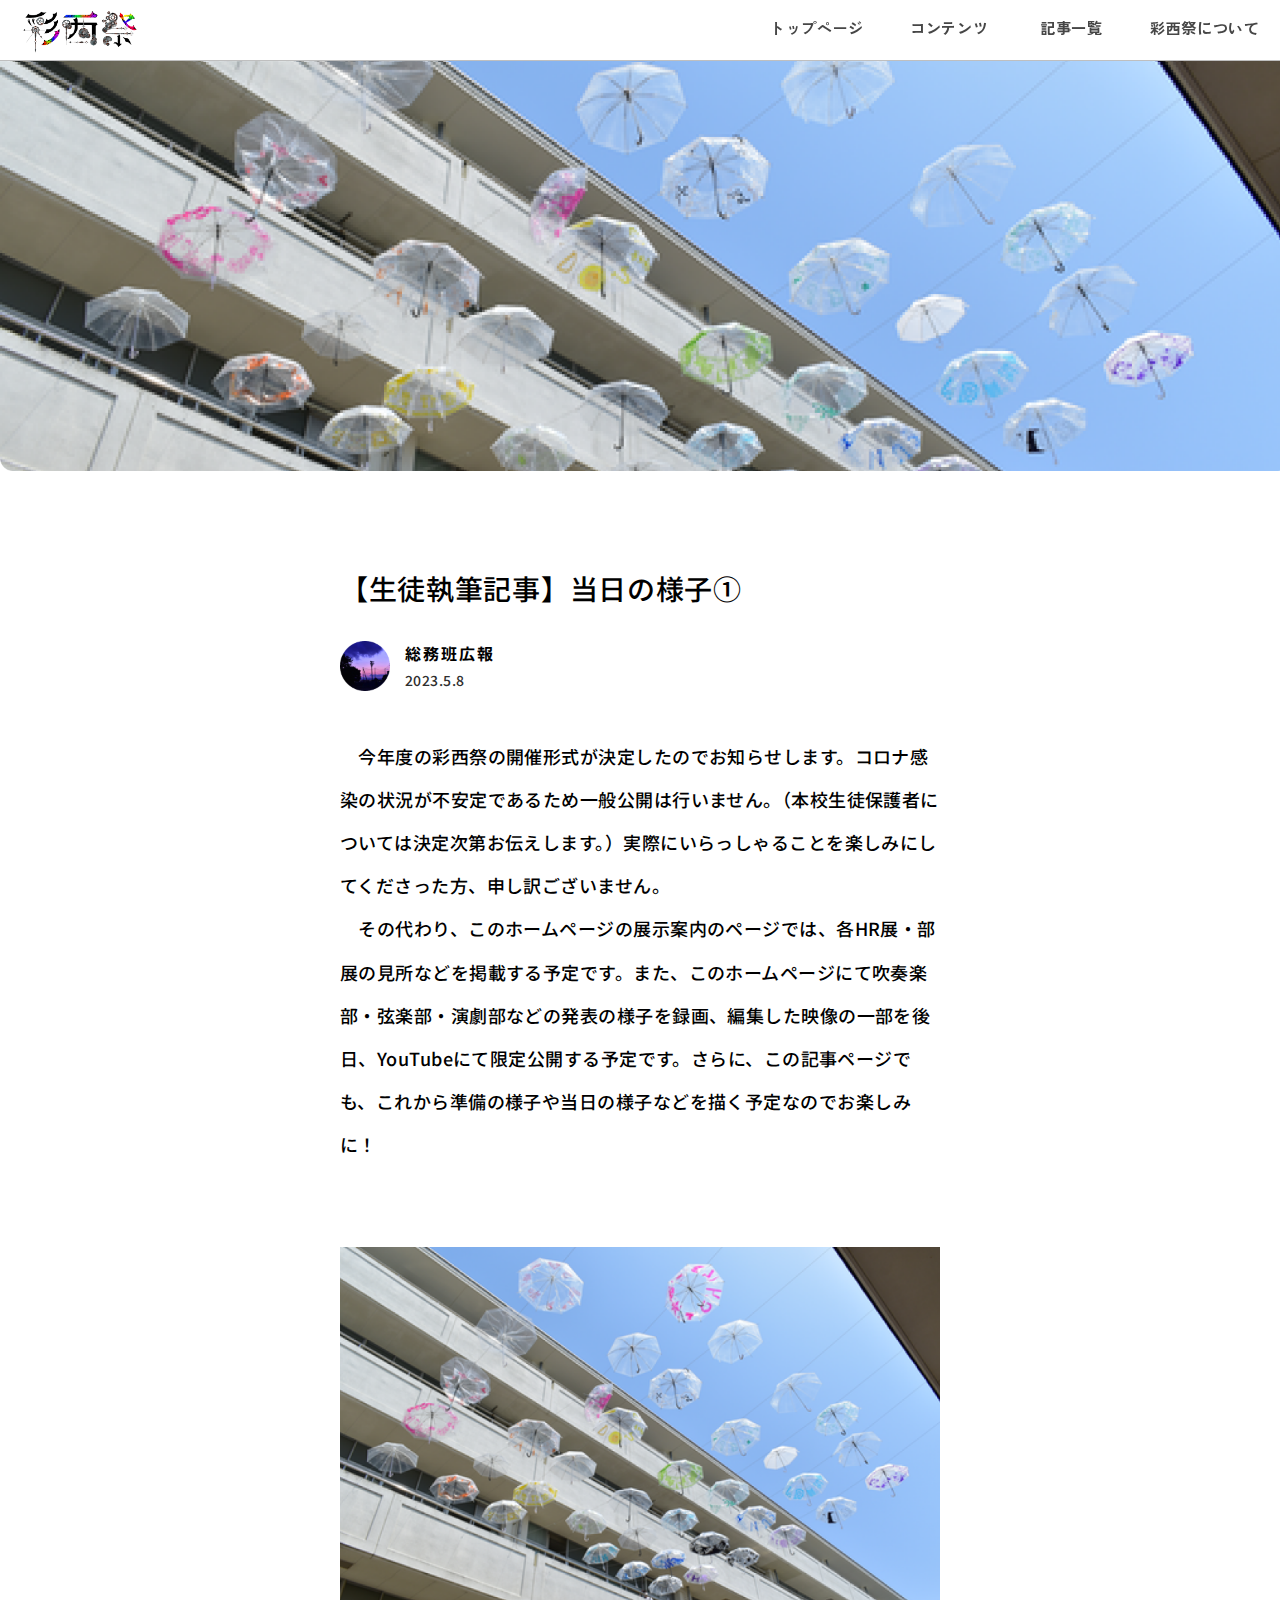
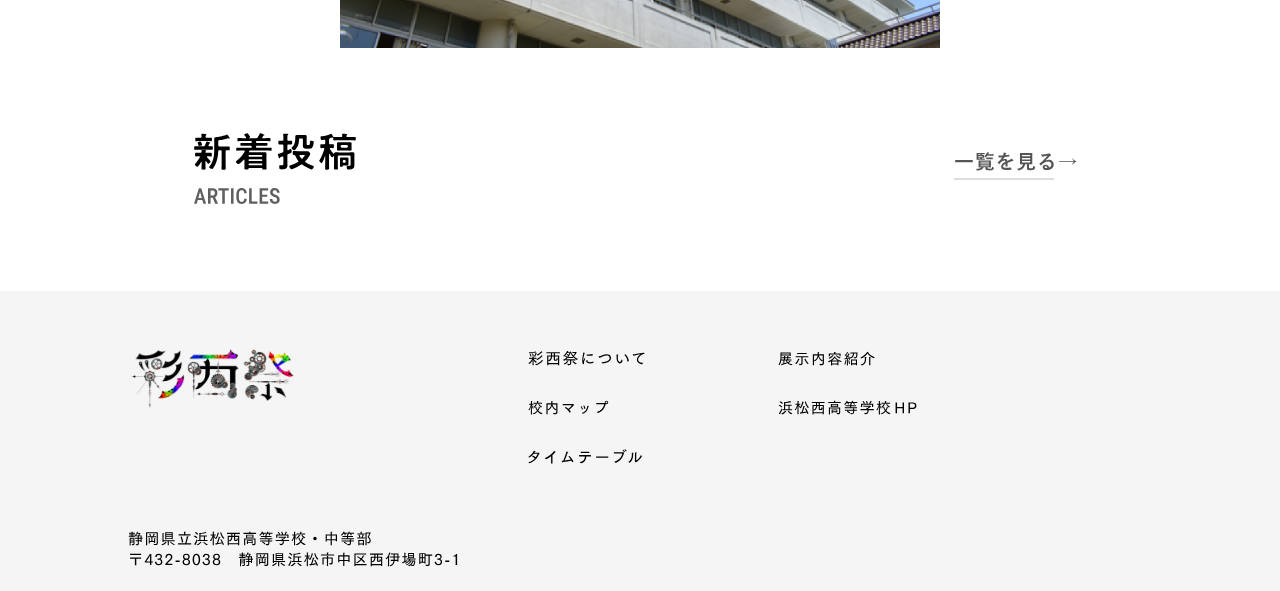
<file: article_temp.html>
<!DOCTYPE html>
<html>
    <head>
        <meta charset="utf-8">
        <meta name="viewport" content="width=device-width, initial-scale=1">
        <title>新着投稿-彩西祭2023</title>
        <meta name="description" content="2023年度浜松西高等学校・同中等部文化祭「彩西祭」公式ウェブサイトへようこそ。当日の情報から準備の様子まで、様々なことを発信していきます。" />
        <link rel="stylesheet" href="https://cdn.jsdelivr.net/npm/swiper@9/swiper-bundle.min.css" />
        <link rel="stylesheet" href="css/style.css">
        <link rel="stylesheet" href="css/article.css">
        <link rel="stylesheet" href="css/article_list.css">
        <!-- Favicon設定-->
        <link rel="apple-touch-icon" href="apple-touch-icon.png">
        <link type="image/x-icon" rel="icon" href="favicon.ico">
        <!-- Googlebot-->
        <meta name="robots" content="noindex">
        <!-- OG image settings-->
        <meta property="og:description" content="2023年度浜松西高等学校・同中等部文化祭「彩西祭」公式ウェブサイトへようこそ。当日の情報から準備の様子まで、様々なことを発信していきます。">
        <meta property="og:image" content="file/og_image.png">
        <!--Google Fonts読み込み-->
        <link rel="preconnect" href="https://fonts.googleapis.com">
        <link rel="preconnect" href="https://fonts.gstatic.com" crossorigin>
        <link
            href="https://fonts.googleapis.com/css2?family=Noto+Sans+JP:wght@400;500;700&family=Zen+Kaku+Gothic+Antique:wght@500;700&family=Zen+Kaku+Gothic+New:wght@500;700&display=swap"
            rel="stylesheet">
        <!-- Google tag (gtag.js) -->
        <script async src="https://www.googletagmanager.com/gtag/js?id=G-V9BGKPTSGR"></script>
        <script>
            window.dataLayer = window.dataLayer || [];
            function gtag(){dataLayer.push(arguments);}
            gtag('js', new Date());

            gtag('config', 'G-V9BGKPTSGR');
        </script>
    </head>
    <body>
        <header>
            <a href="index.html"><img id="header_icon" src="files/header_icon.png"></a>
            <!--  ハンバーガーボタン  -->
            <div class="hamburger"><span></span><span></span><span></span></div>
            <nav class="hamburger_list">
                <div id="header_top" class="header_menu"><a href="index.html" class="header_menu"><h1>トップページ</h1></a></div>
                <div id="header_contents" class="header_menu toggle_menu"><a href="index.html#section_contents" class="header_menu"><h1>コンテンツ</h1></a><div class="subMenu"><span></span><span></span></div></div>
                <a class="menu_open" href="pamphlet.html"><h3>デジタル版パンフレット</h3></a>
                <a class="menu_open" href="themeillust.html"><h3>テーマイラスト紹介</h3></a>
                <a class="menu_open" href="map.html"><h3>校内マップ</h3></a>
                <a class="menu_open" href="tenji.html"><h3>展示内容紹介</h3></a>
                <div id="header_articles" class="header_menu"><a href="articles.html"><h1>記事一覧</h1></a></div>
                <div id="header_about" class="header_menu"><a href="about.html" class="header_menu"><h1>彩西祭について</h1></a></div>
            </nav>
            <div class="circle-bg"></div>
        </header>
        <div id="topImage">
            <img id="topImage_desktop" src="files/article_top.png" alt="">
        </div>
        <div class="section">
            <div id="article_title"><h1>【生徒執筆記事】当日の様子①</h1></div>
            <div id="article_organization">
                <img src="files/articles/icon_kouhou.png" alt="">
                <div id="organization_text">
                    <h2>総務班広報</h2>
                    <h3>2023.5.8</h3>
                </div>
            </div>
            <div id="article_text">
                <p>　今年度の彩西祭の開催形式が決定したのでお知らせします。コロナ感染の状況が不安定であるため一般公開は行いません。（本校生徒保護者については決定次第お伝えします。）実際にいらっしゃることを楽しみにしてくださった方、申し訳ございません。
                <br>　その代わり、このホームページの展示案内のページでは、各HR展・部展の見所などを掲載する予定です。また、このホームページにて吹奏楽部・弦楽部・演劇部などの発表の様子を録画、編集した映像の一部を後日、YouTubeにて限定公開する予定です。さらに、この記事ページでも、これから準備の様子や当日の様子などを描く予定なのでお楽しみに！
                </p>
            </div>
        </div>
        <div id="article_img" class="section"><img src="files/article_example.png" alt=""></div>
        <div id="section_articles" class="section">
            <div class="title">
                <img class="title_svg" src="files/articles.svg">
            </div>
            <a href="articles.html"><img id="articles_link" src="files/news_link.svg"></a>
            <div id="articles_holder">
            </div>
        </div>
        <footer>
            <div class="footer_contents">
                <div class="footer_icon"><img src="files/header_icon.svg" alt=""></div>
                <div class="footer_items" id="footer_items_1">
                    <a href="about.html"><img src="files/footer_about.svg" alt=""></a>
                    <a href="map.html"><img src="files/footer_map.svg" alt=""></a>
                    <a href="timetable.html"><img src="files/footer_timetable.svg" alt=""></a>
                </div>
                <div class="footer_items" id="footer_items_2">
                    <a href="disply.html"><img src="files/footer_display.svg" alt=""></a>
                    <a href="http://www.edu.pref.shizuoka.jp/hamamatsunishi-h/home.nsf/IndexFormView?OpenView"><img src="files/footer_HP.svg" alt=""></a>
                </div>
                <div class="school_addres"><img src="files/school_addres.svg" alt=""></div>
            </div>
        </footer>
        <!--jQuery読み込み-->
        <script src="https://code.jquery.com/jquery-3.4.1.min.js" integrity="sha256-CSXorXvZcTkaix6Yvo6HppcZGetbYMGWSFlBw8HfCJo=" crossorigin="anonymous"></script>
        <!--Hamburger buttond JS-->
        <script>
            $(function() {
                $('.hamburger').click(function() {
                    $(this).toggleClass('active');
                    
                    if ($(this).hasClass('active')) {
                        $('.hamburger_list').addClass('active');
                        $(".circle-bg").addClass('circleactive');//丸背景にcircleactiveクラスを付与
                    } else {
                        $('.hamburger_list').removeClass('active');
                        $(".circle-bg").removeClass('circleactive');//丸背景にcircleactiveクラスを付与
                    }
                });

                $('.subMenu').click(function() {
                    $(this).toggleClass('active');
                    
                    if ($(this).hasClass('active')) {
                        $('.subMenu').addClass('active');
                        $('.menu_open').addClass('active');
                    } else {
                        $('.subMenu').removeClass('active');
                        $('.menu_open').removeClass('active');
                    }
                });

            });
        </script>
        <!--EmbedPost読み込み JS-->
        <script>
            $(function(){
                $("#articles_holder").load("latestposts.html");
            });
        </script>
    </body>
</html>
</file>
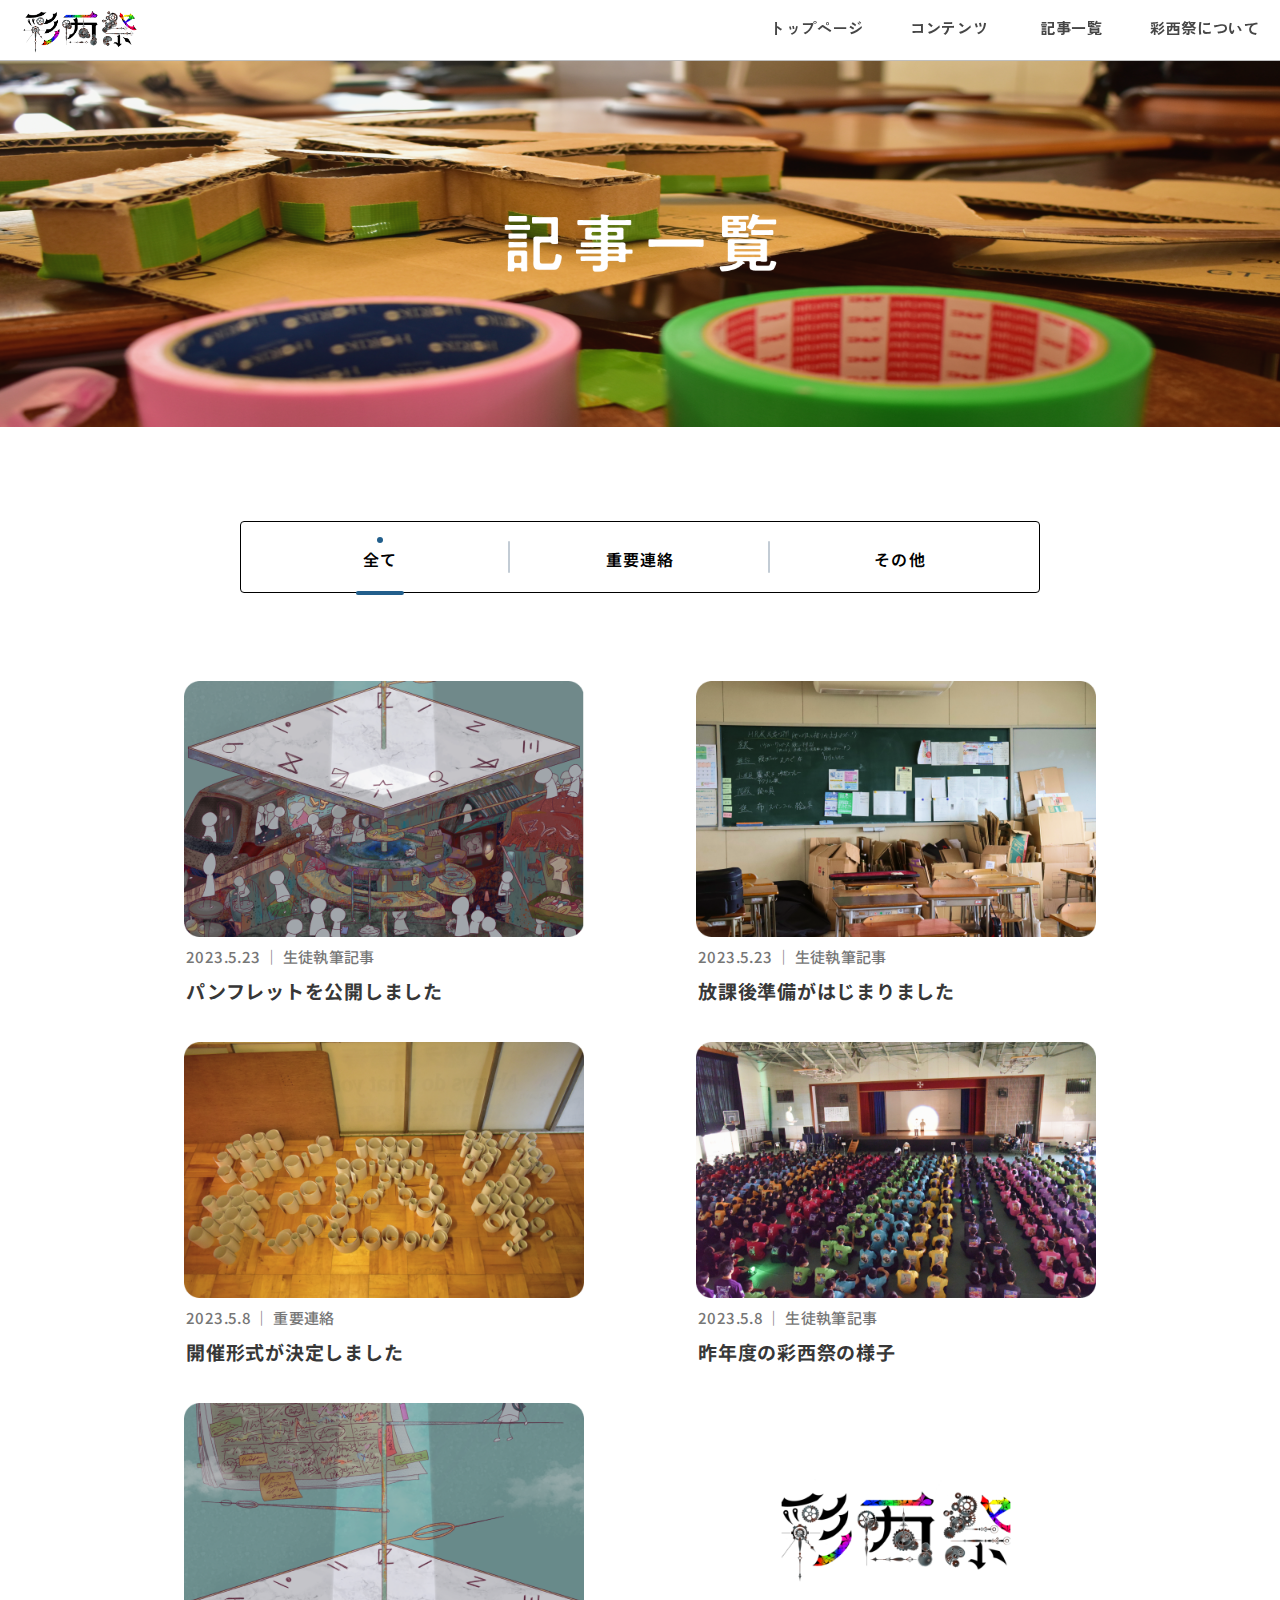
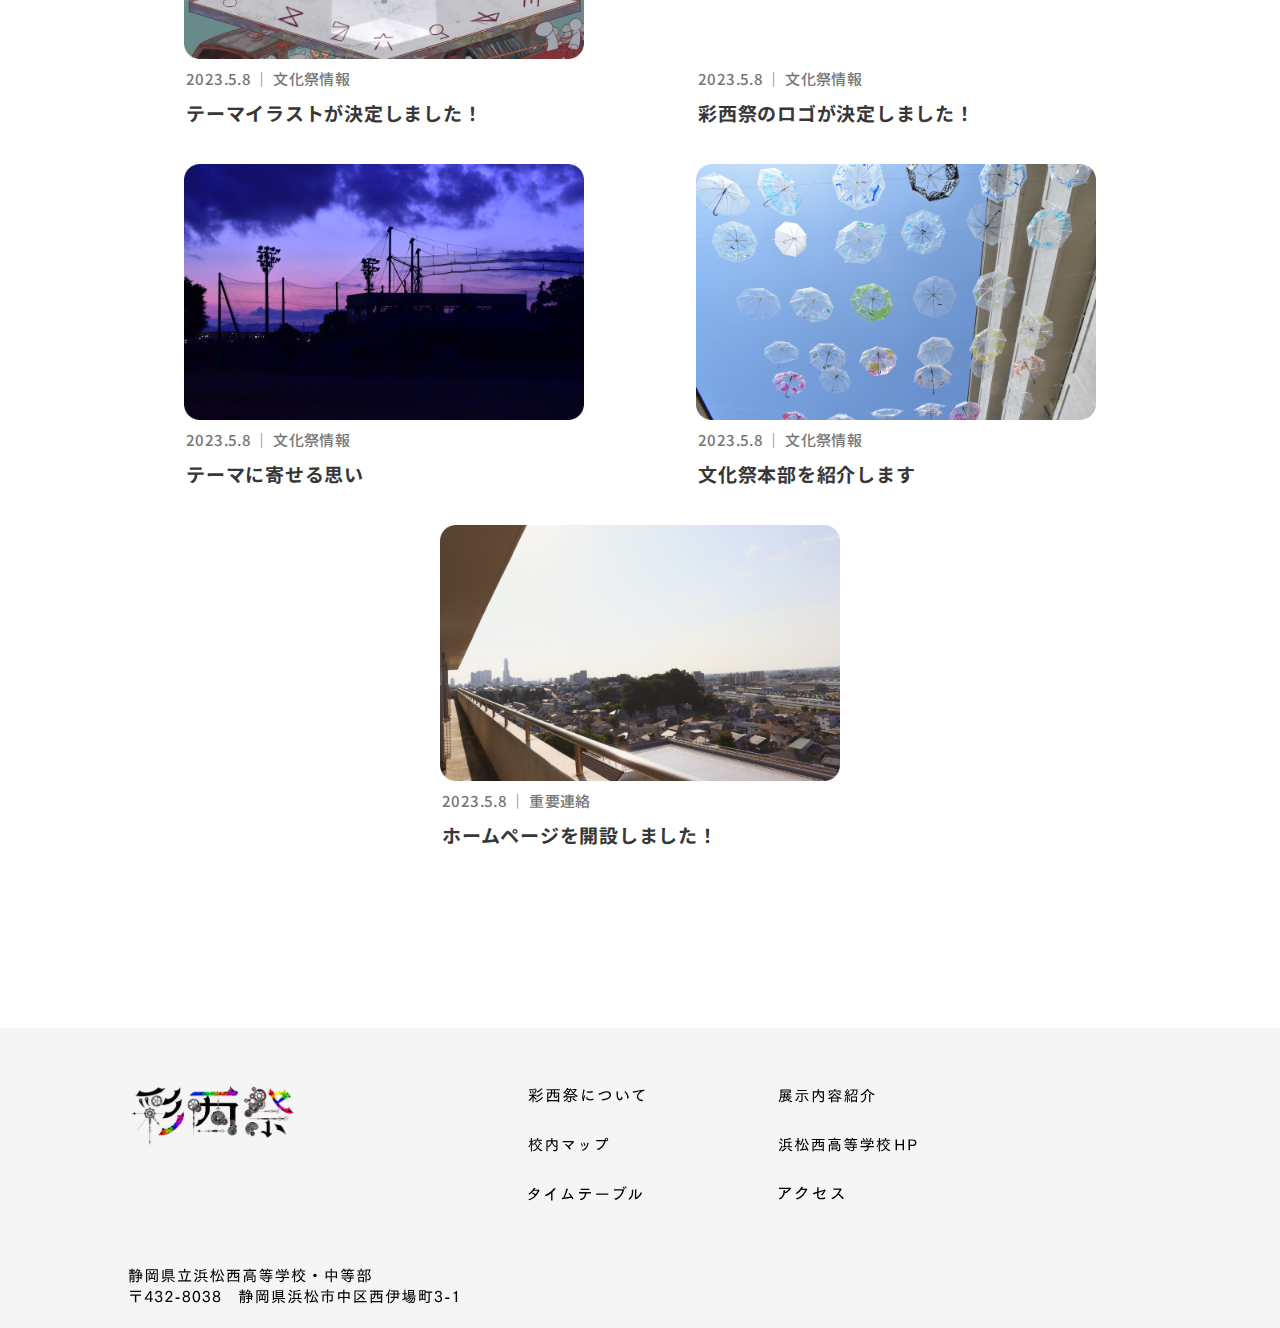
<file: articles.html>
<!DOCTYPE html>
<html>
    <head>
        <meta charset="utf-8">
        <meta name="viewport" content="width=device-width, initial-scale=1">
        <title>記事一覧-彩西祭2023</title>
        <meta name="description" content="2023年度浜松西高等学校・同中等部文化祭「彩西祭」公式ウェブサイトへようこそ。当日の情報から準備の様子まで、様々なことを発信していきます。" />
        <link rel="stylesheet" href="css/style.css">
        <link rel="stylesheet" href="css/articles.css">
        <link rel="stylesheet" href="css/article_list.css">
        <!-- Favicon設定-->
        <link rel="apple-touch-icon" href="">
        <link type="image/x-icon" rel="icon" href="favicon.ico">
        <!-- OG image settings-->
        <meta property="og:description" content="メタディスクリプション">
        <meta property="og:image" content="file/og_image.png">
        <!--Google Fonts読み込み-->
        <link rel="preconnect" href="https://fonts.googleapis.com">
        <link rel="preconnect" href="https://fonts.gstatic.com" crossorigin>
        <link href="https://fonts.googleapis.com/css2?family=Noto+Sans+JP:wght@400;500;700&family=Zen+Kaku+Gothic+Antique:wght@500;700&family=Zen+Kaku+Gothic+New:wght@500;700&display=swap" rel="stylesheet">
        <!-- Google tag (gtag.js) -->
        <script async src="https://www.googletagmanager.com/gtag/js?id=G-V9BGKPTSGR"></script>
        <script>
            window.dataLayer = window.dataLayer || [];
            function gtag(){dataLayer.push(arguments);}
            gtag('js', new Date());

            gtag('config', 'G-V9BGKPTSGR');
        </script>
    </head>
    <body>
        <header>
            <a href="index.html"><img id="header_icon" src="files/header_icon.png"></a>
            <!--  ハンバーガーボタン  -->
            <div class="hamburger"><span></span><span></span><span></span></div>
            <nav class="hamburger_list">
                <div id="header_top" class="header_menu"><a href="index.html" class="header_menu"><h1>トップページ</h1></a></div>
                <div id="header_contents" class="header_menu toggle_menu"><a href="index.html#section_contents" class="header_menu"><h1>コンテンツ</h1></a><div class="subMenu"><span></span><span></span></div></div>
                <a class="menu_open" href="pamphlet.html"><h3>デジタル版パンフレット</h3></a>
                <a class="menu_open" href="themeillust.html"><h3>テーマイラスト紹介</h3></a>
                <a class="menu_open" href="map.html"><h3>校内マップ</h3></a>
                <a class="menu_open" href="tenji.html"><h3>展示内容紹介</h3></a>
                <div id="header_articles" class="header_menu"><a href="articles.html"><h1>記事一覧</h1></a></div>
                <div id="header_about" class="header_menu"><a href="about.html" class="header_menu"><h1>彩西祭について</h1></a></div>
            </nav>
            <div class="circle-bg"></div>
        </header>
        <div id="topImage">
            <img id="topImage_desktop" src="files/articles_top.png">
        </div>
        <div class="body_content">
            <div class="type_selector">
                <ul>
                    <a href="#" onclick="select_all();"><li class="active" id="type_all"><span>全て</span></li></a>
                    <a href="#" onclick="select_important();"><li class="" id="type_important"><span>重要連絡</span></li></a>
                    <a href="#" onclick="select_others();"><li id="type_others"><span>その他</span></li></a>
                </ul>
            </div>

            <div class="flex_active" id="flex-container_all" >
                <a href="article9.html">
                    <div class="articles_contents">
                        <img src="files/articles/article_thumb_9.png" alt="">
                        <div class="articles_description">
                            <p>2023.5.23 ｜ 生徒執筆記事</p>
                            <h1>パンフレットを公開しました</h1>
                        </div>
                    </div>
                </a>
                <a href="article8.html">
                    <div class="articles_contents">
                        <img src="files/articles/article_thumb_8.png" alt="">
                        <div class="articles_description">
                            <p>2023.5.23 ｜ 生徒執筆記事</p>
                            <h1>放課後準備がはじまりました</h1>
                        </div>
                    </div>
                </a>
                <a href="article7.html">
                    <div class="articles_contents">
                        <img src="files/articles/article_thumb_7.png" alt="">
                        <div class="articles_description">
                            <p>2023.5.8 ｜ 重要連絡</p>
                            <h1>開催形式が決定しました</h1>
                        </div>
                    </div>
                </a>
                <a href="article6.html">
                    <div class="articles_contents">
                        <img src="files/articles/article_thumb_6.png" alt="">
                        <div class="articles_description">
                            <p>2023.5.8 ｜ 生徒執筆記事</p>
                            <h1>昨年度の彩西祭の様子</h1>
                        </div>
                    </div>
                </a>
                <a href="article5.html">
                    <div class="articles_contents">
                        <img src="files/articles/article_thumb_5.png" alt="">
                        <div class="articles_description">
                            <p>2023.5.8 ｜ 文化祭情報</p>
                            <h1>テーマイラストが決定しました！</h1>
                        </div>
                    </div>
                </a>
                <a href="article4.html">
                    <div class="articles_contents">
                        <img src="files/articles/article_thumb_4.png" alt="">
                        <div class="articles_description">
                            <p>2023.5.8 ｜ 文化祭情報</p>
                            <h1>彩西祭のロゴが決定しました！</h1>
                        </div>
                    </div>
                </a>
                <a href="article3.html">
                    <div class="articles_contents">
                        <img src="files/articles/article_thumb_3.png" alt="">
                        <div class="articles_description">
                            <p>2023.5.8 ｜ 文化祭情報</p>
                            <h1>テーマに寄せる思い</h1>
                        </div>
                    </div>
                </a>
                <a href="article2.html">
                    <div class="articles_contents">
                        <img src="files/articles/article_thumb_2.png" alt="">
                        <div class="articles_description">
                            <p>2023.5.8 ｜ 文化祭情報</p>
                            <h1>文化祭本部を紹介します</h1>
                        </div>
                    </div>
                </a>
                <!--最後のみボーダーを消すスタイル追加-->
                <a href="article1.html">
                    <div class="articles_contents" style="border:none;">
                        <img src="files/articles/article_thumb_1.png" alt="">
                        <div class="articles_description">
                            <p>2023.5.8 ｜ 重要連絡</p>
                            <h1>ホームページを開設しました！</h1>
                        </div>
                    </div>
                </a>
            </div>

            <div class="" id="flex-container_important" >
                <a href="article7.html">
                    <div class="articles_contents">
                        <img src="files/articles/article_thumb_7.png" alt="">
                        <div class="articles_description">
                            <p>2023.5.8 ｜ 重要連絡</p>
                            <h1>開催形式が決定しました</h1>
                        </div>
                    </div>
                </a>
                <!--最後のみボーダーを消すスタイル追加-->
                <a href="article1.html">
                    <div class="articles_contents" style="border:none;">
                        <img src="files/articles/article_thumb_1.png" alt="">
                        <div class="articles_description">
                            <p>2023.5.8 ｜ 重要連絡</p>
                            <h1>ホームページを開設しました！</h1>
                        </div>
                    </div>
                </a>
            </div>

            <div class="" id="flex-container_others" >
                <a href="article9.html">
                    <div class="articles_contents">
                        <img src="files/articles/article_thumb_9.png" alt="">
                        <div class="articles_description">
                            <p>2023.5.23 ｜ 生徒執筆記事</p>
                            <h1>パンフレットを公開しました</h1>
                        </div>
                    </div>
                </a>
                <a href="article8.html">
                    <div class="articles_contents">
                        <img src="files/articles/article_thumb_8.png" alt="">
                        <div class="articles_description">
                            <p>2023.5.23 ｜ 生徒執筆記事</p>
                            <h1>放課後準備がはじまりました</h1>
                        </div>
                    </div>
                </a>
                <a href="article6.html">
                    <div class="articles_contents">
                        <img src="files/articles/article_thumb_6.png" alt="">
                        <div class="articles_description">
                            <p>2023.5.8 ｜ 生徒執筆記事</p>
                            <h1>昨年度の彩西祭の様子</h1>
                        </div>
                    </div>
                </a>
                <a href="article5.html">
                    <div class="articles_contents">
                        <img src="files/articles/article_thumb_5.png" alt="">
                        <div class="articles_description">
                            <p>2023.5.8 ｜ 文化祭情報</p>
                            <h1>テーマイラストが決定しました！</h1>
                        </div>
                    </div>
                </a>
                <a href="article4.html">
                    <div class="articles_contents">
                        <img src="files/articles/article_thumb_4.png" alt="">
                        <div class="articles_description">
                            <p>2023.5.8 ｜ 文化祭情報</p>
                            <h1>彩西祭のロゴが決定しました！</h1>
                        </div>
                    </div>
                </a>
                <a href="article3.html">
                    <div class="articles_contents">
                        <img src="files/articles/article_thumb_3.png" alt="">
                        <div class="articles_description">
                            <p>2023.5.8 ｜ 文化祭情報</p>
                            <h1>テーマについて</h1>
                        </div>
                    </div>
                </a>
                <!--最後のみボーダーを消すスタイル追加-->
                <a href="article2.html">
                    <div class="articles_contents" style="border:none;">
                        <img src="files/articles/article_thumb_2.png" alt="">
                        <div class="articles_description">
                            <p>2023.5.8 ｜ 文化祭情報</p>
                            <h1>文化祭本部を紹介します</h1>
                        </div>
                    </div>
                </a>
            </div>
        </div>
        <footer>
            <div class="footer_contents">
                <div class="footer_icon"><img src="files/header_icon.svg" alt=""></div>
                <div class="footer_items" id="footer_items_1">
                    <a href="about.html"><img src="files/footer_about.svg" alt=""></a>
                    <a href="map.html"><img src="files/footer_map.svg" alt=""></a>
                    <a href="timetable.html"><img src="files/footer_timetable.svg" alt=""></a>
                </div>
                <div class="footer_items" id="footer_items_2">
                    <a href="tenji.html"><img src="files/footer_display.svg" alt=""></a>
                    <a href="http://www.edu.pref.shizuoka.jp/hamamatsunishi-h/home.nsf/IndexFormView?OpenView"><img src="files/footer_HP.svg" alt=""></a>
                    <a href="access.html"><img src="files/footer_access.svg" alt=""></a>
                </div>
                <div class="school_addres"><img src="files/school_addres.svg" alt=""></div>
            </div>
        </footer>
        <!--jQuery読み込み-->
        <script src="https://code.jquery.com/jquery-3.4.1.min.js" integrity="sha256-CSXorXvZcTkaix6Yvo6HppcZGetbYMGWSFlBw8HfCJo=" crossorigin="anonymous"></script>
        <!--Hamburger buttond JS-->
        <script>
            $(function() {
                $('.hamburger').click(function() {
                    $(this).toggleClass('active');
                    
                    if ($(this).hasClass('active')) {
                        $('.hamburger_list').addClass('active');
                        $(".circle-bg").addClass('circleactive');//丸背景にcircleactiveクラスを付与
                    } else {
                        $('.hamburger_list').removeClass('active');
                        $(".circle-bg").removeClass('circleactive');//丸背景にcircleactiveクラスを付与
                    }
                });

                $('.subMenu').click(function() {
                    $(this).toggleClass('active');
                    
                    if ($(this).hasClass('active')) {
                        $('.subMenu').addClass('active');
                        $('.menu_open').addClass('active');
                    } else {
                        $('.subMenu').removeClass('active');
                        $('.menu_open').removeClass('active');
                    }
                });

            });
        </script>
        <script>
            function select_all() {
                let a = document.getElementById('type_all');
                a.className = 'active';
                let b = document.getElementById('type_important');
                b.className = '';
                let c = document.getElementById('type_others');
                c.className = '';

                let d = document.getElementById('flex-container_all');
                d.className = 'flex_active';
                let e = document.getElementById('flex-container_important');
                e.className = '';
                let f = document.getElementById('flex-container_others');
                f.className = '';
            }

            function select_important() {
                let a = document.getElementById('type_all');
                a.className = '';
                let b = document.getElementById('type_important');
                b.className = 'active';
                let c = document.getElementById('type_others');
                c.className = '';

                let d = document.getElementById('flex-container_all');
                d.className = '';
                let e = document.getElementById('flex-container_important');
                e.className = 'flex_active';
                let f = document.getElementById('flex-container_others');
                f.className = '';
            }

            function select_others() {
                let a = document.getElementById('type_all');
                a.className = '';
                let b = document.getElementById('type_important');
                b.className = '';
                let c = document.getElementById('type_others');
                c.className = 'active';
                
                let d = document.getElementById('flex-container_all');
                d.className = '';
                let e = document.getElementById('flex-container_important');
                e.className = '';
                let f = document.getElementById('flex-container_others');
                f.className = 'flex_active';
            }
        </script>
    </body>
</html>
</file>
<file: css/style.css>
/* ページ内にid指定でリンクする際にスクロールアニメーションを表示するため*/
html{scroll-behavior: smooth;}

/*スタイルリセット＋リンクホバーアニメーション追加*/
body{
    margin: 0;
    padding: 0;
    border: 0;
    -webkit-text-size-adjust: 100%;
    z-index: 10;
}

a{
    color: #333;
    margin: 0;
    padding: 0;
    text-decoration: none;
}

a:hover,
a:active{
    text-decoration: none;
    cursor: pointer;
}

.link{
    text-decoration:underline !important;
}

header{
    position: fixed;
    top: 0px;
    left: 0px;
    background-color: rgb(255, 255, 255);
    z-index: 100;
}
/*スマホ用のスタイル*/
@media only screen and (max-width: 600px) {
    header{
        width: 100%;
        height: 60px;
        border-bottom: 1px solid #BFBFBF ;
        background-color: white;
        z-index: 90;
    }

    #header_icon{
        width:120px;
        top: 6px;
        left: 13px;
        position: fixed;
        margin: 0;
        z-index: 904;
    }


    /*　ハンバーガーボタン　*/
    .hamburger {
        display : block;
        position: fixed;
        z-index : 903;
        right : 13px;
        top   : 12px;
        width : 42px;
        height: 42px;
        cursor: pointer;
        text-align: center;
    }
    .hamburger span {
        display : block;
        position: absolute;
        width   : 30px;
        height  : 2px ;
        left    : 6px;
        background : #555;
        -webkit-transition: 0.3s ease-in-out;
        -moz-transition   : 0.3s ease-in-out;
        transition        : 0.3s ease-in-out;
    }
    .hamburger span:nth-child(1) {
        top: 10px;
    }
    .hamburger span:nth-child(2) {
        top: 20px;
    }
    .hamburger span:nth-child(3) {
        top: 30px;
    }
    
    /* ナビ開いてる時のボタン */
    .hamburger.active span:nth-child(1) {
        top : 16px;
        left: 6px;
        -webkit-transform: rotate(-45deg);
        -moz-transform   : rotate(-45deg);
        transform        : rotate(-45deg);
    }
    
    .hamburger.active span:nth-child(2),
    .hamburger.active span:nth-child(3) {
        top: 16px;
        -webkit-transform: rotate(45deg);
        -moz-transform   : rotate(45deg);
        transform        : rotate(45deg);
    }


    nav.hamburger_list {
        margin: 0;
        padding:  0;
        border: 0;
        position: fixed;
        z-index : -1;
        opacity: 0;
        top  : 60px;
        left : 0%;
        color: #000;
        text-align: left;
        transition: all 0.6s;
        width: 100%;
        height: 160px;
        pointer-events: none;
    }
      
    /* このクラスを、jQueryで付与・削除する */
    nav.hamburger_list.active {
        z-index : 902;
        opacity: 100%;
        pointer-events: auto;
    }

    .menu_open h3{
        -webkit-transition: 0.3s ease-in-out;
        -moz-transition   : 0.3s ease-in-out;
        transition        : 0.3s ease-in-out;
        translate: 0px -200px;
        z-index: 80;
        pointer-events: none;
        display: none;
    }

    .menu_open.active h3{
        translate:0px 0px;
        pointer-events: auto;
        display: block;
    }

    .subMenu{
        position: absolute;
        right: 0px;
        height: 100%;
        width: 20px;
        top: 0px;
    }

    .subMenu span{
        display : block;
        position: absolute;
        width   : 16px;
        height  : 2px ;
        right    : 3vw;
        top: calc(100% / 2);
        background : #464646;
        -webkit-transition: 0.3s ease-in-out;
        -moz-transition   : 0.3s ease-in-out;
        transition        : 0.3s ease-in-out;
    }

    .subMenu span:nth-child(2){
        -webkit-transform: rotate(90deg);
        -moz-transform   : rotate(90deg);
        transform        : rotate(90deg);
    }

    .subMenu.active span:nth-child(2){
        opacity: 0;
        -webkit-transform: rotate(-90deg);
        -moz-transform   : rotate(-90deg);
        transform        : rotate(-90deg);
    }

    .header_menu{
        position: relative;
        width: 86vw;
        margin:0 0 0 5vw;
        padding:  25px 2vw;
        border-top:0.5px solid #CCCCCC;
        background-color: white;
        z-index: 90;
    }

    nav.hamburger_list h1{
        font-family: 'Zen Kaku Gothic Antique';
        font-style: normal;
        font-weight: 700;
        font-size: 17px;
        line-height: 100%;
        letter-spacing: -0.005em;
        color: #464646;
        margin: 0;
        padding: 0;
    }

    nav.hamburger_list h3{
        font-family: 'Zen Kaku Gothic Antique';
        font-style: normal;
        font-weight: 500;
        font-size: 15px;
        line-height: 100%;
        letter-spacing: -0.005em;
        color: #343434;
        margin: 10px 7vw 30px;
    }

    nav.hamburger_list a{
        text-decoration: none;
        color: black;
        margin:0px;
        padding: 0px;
        width: fit-content;
        display: block;
        border: none !important;
    }

    #header_articles p{
        margin: 30px 0 4px 2px !important;
    }

    /*丸の拡大*/
    .circle-bg{
        position: fixed;
        z-index:3;
        /*丸の形*/
        width: 100px;
        height: 100px;
        border-radius: 50%;
        background: #ffffff;
        /*丸のスタート位置と形状*/
        transform: scale(0);/*scaleをはじめは0に*/
        right:-50px;
        top:-50px;
        transition: all .6s;/*0.6秒かけてアニメーション*/
    }

    .circle-bg.circleactive{
        transform: scale(50);/*クラスが付与されたらscaleを拡大*/
    }

    footer{
        position: relative;
        background-color: #F5F5F5;
        height: 350px;
    }

    .footer_icon img{
        margin-top: 35px;
        width: 34vw;
    }
    
    .footer_contents{
        position: relative;
        margin-left: 10%;
        display: flex;
        height: 350px;
    }

    #footer_items_1{
        left: 0;
    }

    #footer_items_2{
        left: 40vw;
    }

    .footer_items{
        position: absolute;
        top: 95px;
    }

    .footer_items img{
        height: 3.5vw;
    }

    .school_addres{
        position: absolute;
        bottom: 10px;
    }

    .school_addres img{
        width: 75vw;
    }

    footer a{
        display: block;
        margin-top: 25px;
    }
}


/*タブレット・パソコン用のスタイル*/
@media only screen and (min-width: 600px) {
    header{
        width: 100%;
        height: 60px;
        border-bottom: 1px solid #BFBFBF ;
        background-color: white;
        z-index: 90;
    }

    #header_icon{
        width:120px;
        top: 4px;
        left: 20px;
        position: fixed;
        margin: 0;
        z-index: 904;
    }


    /*　ハンバーガーボタン　*/
    .hamburger {
        display: none;
    }

    nav.hamburger_list {
        margin: 0;
        padding:  0;
        border: 0;
        position: fixed;
        top  : 0;
        left : 0%;
        color: #000;
        text-align: left;
        transition: all 0.6s;
        width: 100%;
        z-index : 902;
        opacity: 100%;
        pointer-events: auto;

    }
      
    /* このクラスを、jQueryで付与・削除する */
    nav.hamburger_list.active {
    }

    .menu_open a{
        display: none;
    }

    .menu_open h3{
        display: none ;
    }

    .header_menu{
        position: relative;
        width: 130px;
        margin:0;
        padding: 0px ; 
        z-index: 90;
        display: inline-block;
        text-align: center;
    }

    .subMenu span{
        display: none;
    }

    .subMenu{
        display: none;
    }

    .header_menu{
        position: fixed;
        top: 20px;
    }

    #header_top{
        right: 380px;
    }

    #header_contents{
        right: 240px;
    }

    #header_articles{
        right: 110px;
    }

    #header_about{
        right: 0px;
    }

    nav.hamburger_list h1{
        display: inline-block;
        font-family: 'Zen Kaku Gothic Antique';
        font-style: normal;
        font-weight: 700;
        font-size: 15px;
        line-height: 100%;
        letter-spacing: 0.045em;
        color: #464646;
        margin: 0;
        padding: 0;
        
    }

    nav.hamburger_list h3{
        font-family: 'Zen Kaku Gothic Antique';
        font-style: normal;
        font-weight: 500;
        font-size: 15px;
        line-height: 100%;
        letter-spacing: -0.005em;
        color: #343434;
        margin: 10px 7vw 30px;
    }

    nav.hamburger_list a{
        text-decoration: none;
        color: black;
        margin:0px;
        padding: 0px;
        width: fit-content;
        display: block;
        border: none !important;
    }

    footer{
        position: relative;
        background-color: #F5F5F5;
        margin-top: 80px;
        height: 300px;
    }

    .footer_icon{
        position: absolute;
        top: 50px;
    }

    .footer_icon img{
        width: 170px;
        
    }
    
    .footer_contents{
        position: relative;
        margin-left: 10%;
        display: flex;
        height: 300px;
    }


    #footer_items_1{
        left: 400px;
    }

    #footer_items_2{
        left: 650px;
    }

    .footer_items{
        position: absolute;
        top: 30px;
    }

    .footer_items img{
        height: 15px;
    }

    .school_addres{
        position: absolute;
        bottom: 20px;
    }

    .school_addres img{
        width: 330px;
    }

    footer a{
        display: block;
        margin-top: 30px;
    }
   
  
}
</file>
<file: css/index.css>
/*スマホ用のスタイル*/
@media only screen and (max-width: 600px) {
    #topImage_mobile{
        width:100%;
    }

    #topImage_desktop{
        display: none;
    }

    .section{
        width: 88%;
        margin-left: 6%;
        margin-top: 40px;
    }

    .title{
        display: inline-block;
    }

    .title_svg{
        height: 52px;
    }

    #news_link{
        width: 90px;
        display: inline-block;
        float: right;
        margin-top: 15px;
    }

    #news_holder{
        margin-top: 12px;
    }

    .news_contents{
        border-top: 1px solid #DEDEDE;
        height: 85px;
        width: 100%;
        padding-left:8px;
        position: relative;
    }

    .news_contents p{
        position: absolute;
        top: 0px;
        margin: 8px 0;
        font-family: 'Zen Kaku Gothic New', sans-serif;
        font-weight: 700;
        font-size: 11px;
        letter-spacing: 0.05em;
        color: #767676;
    }

    .news_contents h1{
        position: absolute;
        top: 30px;
        font-family: 'Zen Kaku Gothic New', sans-serif;
        font-weight: 700;
        font-size: 17px;
        line-height: 100%;
        letter-spacing: 0.05em;
        color: #414141;
    }

    .theme_all{
        position: relative;
        width: 95%;
        margin-top: 100px;
        margin-right: 5%;
        height: 320px;
        background: #F4F0E9;
        border-radius: 0px 40px 40px 0px;
    }

    .theme_contents p{
        font-family: 'Zen Kaku Gothic New', sans-serif;
        font-weight: medium;
        font-size: 16px;
        line-height: 240%;
        letter-spacing: 0.07    em;
        color: #2E2E2E;
        font-stretch: 75;
    }

    .theme_contents{
        position: absolute;
        top: 44px;
        left: 8vw;
        height: 120px;
        width: 84vw;
    }

    #theme_title{
        position: absolute;
        top: -30px;
        left: 6vw;
    }

    #theme_2023{
        position: absolute;
        top: -33px;
        right: 30px;
        height: 58px;
    }

    #section_contents{
        position: relative;
    }

    .swiper {
        width: 100%;
        height: 100%;
        margin: 10px 0 50px;
    }
    

    .swiper-slide {
        text-align: center;
        background: #fff;
        display: flex;
        justify-content: center;
        align-items: center;
    }
      
    .swiper-slide img {
        display: block;
        width: 100%;
        height: 100%;
        object-fit: cover;
        position: relative;
    }
    
    .swiper-button-prev,.swiper-button-next{
        display: none;
    }

    #swiper_pamphlet,#swiper_themeillust,#swiper_kurat,#swiper_map,#swiper_tenji,#swiper_komi{
        position: relative;
        padding-bottom: 23px;
    }

    #swiper_pamphlet:after,#swiper_themeillust:after,#swiper_kurat:after,#swiper_map:after,#swiper_tenji:after,#swiper_komi:after{
        content: '';
        display: inline-block;
        background-repeat: no-repeat;
        background-size: contain;
        position: absolute;
        bottom: 0px;
        left: 2px;
        height: 4vw;
        width: 100%;
        z-index: 900;
    }

    #swiper_pamphlet:after{
        background-image: url(../files/contents/pamphlet_title.svg);
    }

    #swiper_themeillust:after{
        background-image: url(../files/contents/themeillust_title.svg);
    }

    #swiper_kurat:after{
        background-image: url(../files/contents/kurat_title.svg);
    }

    #swiper_map:after{
        background-image: url(../files/contents/map_title.svg);
    }

    #swiper_tenji:after{
        background-image: url(../files/contents/tenji_title.svg);
    }

    #swiper_komi:after{
        background-image: url(../files/contents/komi_title.svg);
    }

    #section_articles{
        position: relative;
        content: "";
        margin-bottom: 30px;
    }

    #articles_holder{
        display: flex;
        flex-wrap: wrap;
        margin-top: 10px;
    }
    
    #articles_link{
        position: absolute;
        width: 25vw;
        right: 0%;
        top: 20px;
    }
}

/*タブレット・パソコン用のスタイル*/
@media only screen and (min-width: 600px) {
    #topImage_mobile{
        display: none;
    }

    #topImage_desktop{
        width:100%;
    }

    .section{
        width: 70%;
        margin-left: 15%;
        margin-top: 80px;
    }

    #section_news{
        position: relative;
        height: 360px
    }

    .title_svg{
        height: 75px;
    }

    #news_link{
        position: absolute;
        top: 110px;
        width: 110px;
    }

    #news_holder{
        position: absolute;
        top: 0px;
        right: 0px;
        height: 360px;
    }

    .news_contents{
        border-top: 1px solid #B0B0B0;
        height: 120px;
        width: 43vw;
        padding-left:20px;
        position: relative;
        transition: all 0.7s;
    }

    .news_contents:hover{
        background-color: #E7E7E7;
        transform: translateY(-10px);
    }
    
    .news_contents p{
        position: absolute;
        top: 0px;
        font-family: 'Noto Sans JP', sans-serif;
        font-weight: 500;
        font-size: 15px;
        letter-spacing: 0.025em;
        color: #767676;
    }

    .news_contents h1{
        position: absolute;
        top: 38px;
        font-family: 'Yu Gothic','Noto Sans JP', sans-serif;
        font-weight: 700;
        font-size: 20px;
        letter-spacing: 0.04em;
        color: #373737;
    }

    .theme_all{
        position: relative;
        width: 95%;
        margin-right: 5%;
        height: 520px;
        background: #F4F0E9;
        border-radius: 0px 60px 60px 0px;
    }

    .theme_contents p{
        font-family: 'Noto Sans JP', sans-serif;
        font-weight: 535;
        font-size: 18px;
        line-height: 300%;
        letter-spacing: 0.12em;
        color: #2E2E2E;
        font-stretch: 75;
    }

    .theme_contents{
        position: absolute;
        top: 32%;
        right: 10%;
        height: 120px;
        width: 43vw;
    }

    #theme_title{
        position: absolute;
        top: 7%;
        left: 15vw;
    }

    #theme_2023{
        position: absolute;
        top: 50%;
        left: 22%;
        height: 65px;
    }

    #section_contents{
        position: relative;
    }

    .swiper {
        width: 100%;
        height: 100%;
        margin-top: 30px;
    }
    

    .swiper-slide {
        text-align: center;
        background: #fff;
        display: flex;
        justify-content: center;
        align-items: center;
    }
      
    .swiper-slide img {
        display: block;
        width: 100%;
        height: 100%;
        object-fit: cover;
        position: relative;
    }
      
    .append-buttons {
        text-align: center;
    }
      
    .append-buttons button {
        display: inline-block;
        cursor: pointer;
    }
      
    /* 前へ次への矢印カスタマイズ */
    .swiper-button-prev,.swiper-button-next
     {
        position: absolute;
        height: 60px;
        width: 60px;
        top: 30px;
    }
    /* 前へ次への矢印カスタマイズ */
    .swiper-button-prev:after,
    .swiper-button-next:after {
        background-repeat: no-repeat;
        background-size: contain;
        content: "";
        height: 55px;
        width: 55px;
    }
    /* 前への矢印カスタマイズ */
    .swiper-button-prev:after {
        background-image: url(../files/hidari.svg);
    }
    /* 次への矢印カスタマイズ */
    .swiper-button-next:after {
        background-image: url(../files/migi.svg);
    }

    /* 前への矢印 */
    .swiper-button-prev{
        left:calc(100% - 140px);
    } 

    .swiper-button-next{
        right: 0px;
    }
      
    
    /* ページネーション */
    .swiper-horizontal > .swiper-pagination-bullets,
    .swiper-pagination-bullets.swiper-pagination-horizontal,
    .swiper-pagination-custom,
    .swiper-pagination-fraction {
        bottom: 50px;
    }
    #swiper_pamphlet,#swiper_themeillust,#swiper_kurat,#swiper_map,#swiper_tenji,#swiper_komi{
        position: relative;
        padding-bottom: 23px;
    }

    #swiper_pamphlet:after,#swiper_themeillust:after,#swiper_kurat:after,#swiper_map:after,#swiper_tenji:after,#swiper_komi:after{
        content: '';
        display: inline-block;
        background-repeat: no-repeat;
        background-size: contain;
        position: absolute;
        bottom: 0px;
        left: 2px;
        height: 0.9vw;
        width: 100%;
        z-index: 900;
    }

    #swiper_pamphlet:after{
        background-image: url(../files/contents/pamphlet_title.svg);
    }

    #swiper_themeillust:after{
        background-image: url(../files/contents/themeillust_title.svg);
    }

    #swiper_kurat:after{
        background-image: url(../files/contents/kurat_title.svg);
    }

    #swiper_map:after{
        background-image: url(../files/contents/map_title.svg);
    }

    #swiper_tenji:after{
        background-image: url(../files/contents/tenji_title.svg);
    }

    #swiper_komi:after{
        background-image: url(../files/contents/komi_title.svg);
    }

    #section_articles{
        position: relative;
        content: "";
    }

    #articles_holder{
        display: flex;
        flex-wrap: wrap;
        justify-content: space-around;
    }
    
    #articles_link{
        position: absolute;
        left: 85%;
        top: 20px;
    }
}
</file>
<file: css/article_list.css>
/*スマホ用のスタイル*/
 @media only screen and (max-width: 600px) {
    .articles_contents{
        position: relative;
        padding: 17px 0 7px;
        margin: 0;
        width: 100%;
        border-bottom: 0.5px solid #888888;
    }

    .articles_contents img{
        margin-left: 2%;
        width: 33%;
        display: inline-block;
    }

    .articles_contents p{
        display: inline-block;
        font-family: 'Zen Kaku Gothic New';
        font-style: normal;
        font-weight: 500;
        font-size: 11px;
        line-height: 100%;
        letter-spacing: 0.05em;
        color: #767676;
        margin: 0;
    }

    .articles_contents h1{
        display: inline-block;
        font-family: 'Noto Sans JP';
        font-style: normal;
        font-weight: 700;
        font-size: 15px;
        line-height: 130%;
        letter-spacing: 0.06em;
        color: #4E4E4E;
        margin: 10px 0 0 0;
    }
    
    .articles_description{
        position: absolute;
        top: 12px;
        left: 38%;
        width: 60%;
    }
 }
 
 /*タブレット・パソコン用のスタイル*/
 @media only screen and (min-width: 600px) {
    .articles_contents{
        /* position: absolute; */
        margin-top: 38px;
        margin-right: 50px;
        width: 350px;
        transition: all 0.7s;
        opacity: 1;
    }

    .articles_contents:hover{
        opacity: 0.8;
        transform: translateY(-10px);
    }

    .articles_contents img{
        margin: 0;
        width: 400px;
    }
    
    .articles_contents p{
        font-family: 'Noto Sans JP', sans-serif;
        font-weight: 500;
        font-size: 15px;
        letter-spacing: 0.025em;
        color: #767676;
        margin: 5px 2px 0;
    }
    
    .articles_contents h1{
        font-family: 'Yu Gothic','Noto Sans JP';
        font-weight: 700;
        font-size: 19px;
        letter-spacing: 0.04em;
        color: #373737;
        margin: 10px 2px 0;
    }
    
 }
</file>
<file: css/about.css>
/*スマホ用のスタイル*/
@media only screen and (max-width: 600px) {
    #topImage{
        width: 100%;
        height: 50vw;
        margin:0 0;
        padding: 60px 0 0;
    }

    #topImage_desktop{
        width: 100%;
        height: 100%;
        margin: 0 0;
        padding: 0;
        object-fit: cover;
    }

    .section{
        width: 88%;
        margin-left: 6%;
        margin-top: 50px;
        margin-bottom: 20px;
    }

    .section_sutitle{
        height: 6vw;
    }

    p{
        font-family: 'Zen Kaku Gothic New';
        font-style: normal;
        font-weight: 500;
        font-size: 14px;
        line-height: 230.5%;
        letter-spacing: 0.025em;
        color: #2E2E2E;
    }

    .name{
        text-align: right;
    }

    .name img{
        height: 15vw;
    }
}


/*タブレット・パソコン用のスタイル*/
@media only screen and (min-width: 600px) {
    #topImage_desktop{
        width: 100%;
        margin-top: 60px;
    }

    .section{
        width: 70%;
        margin-left: 15%;
        margin-top: 80px;
    }

    .section_sutitle{
        height: 1.8vw;
    }

    p{
        top: 0px;
        font-family: 'Noto Sans JP', sans-serif;
        font-weight: 500;
        font-size: 17px;
        line-height: 240.5%;
        letter-spacing: 0.12em;
        color: #2E2E2E;
    }

    .name{
        text-align: right;
    }

    .name img{
        height: 3.6vw;
    }
}
</file>
<file: css/access.css>
/*スマホ用のスタイル*/
@media only screen and (max-width: 600px) {
    #topImage{
        width: 100%;
        height: 50vw;
        margin:0 0;
        padding: 60px 0 0;
    }

    #topImage_desktop{
        width: 100%;
        height: 100%;
        margin: 0 0;
        padding: 0;
        object-fit: cover;
    }

    .section{
        width: 88%;
        margin-left: 6%;
        margin-top: 50px;
        margin-bottom: 20px;
    }

    .map_box iframe{
        height: 300px;
    }

    #button{
        border: 2px solid #000000;
        border-radius: 8px;
        text-align: center;
        margin-top: 20px;
        display: inline-block;
        padding: 5px 20px;
    }

    #button p{
        margin: 0;
        font-family: 'Zen Kaku Gothic New';
        font-style: normal;
        font-weight: 700;
        font-size: 14px;
        line-height: 230.5%;
        /* ボックスの高さと同一、または28px */

        letter-spacing: 0.085em;

        color: #2E2E2E;
    }

    .access_letter img{
        height: 6vw;
    }

    p{
        font-family: 'Zen Kaku Gothic New';
        font-style: normal;
        font-weight: 500;
        font-size: 14px;
        line-height: 230.5%;
        letter-spacing: 0.025em;
        color: #2E2E2E;
    }

    .name{
        text-align: right;
    }

    .name img{
        height: 15vw;
    }
}


/*タブレット・パソコン用のスタイル*/
@media only screen and (min-width: 600px) {
    #topImage_desktop{
        width: 100%;
        margin-top: 60px;
    }

    .section{
        width: 70%;
        margin-left: 15%;
        margin-top: 80px;
    }

    .access_letter img{
        height: 26px;
        margin: 16px 0;
    }

    .access_letter{
        margin-top: 80px;
    }

    .map_box img{
        text-align: center;
        height: auto;
        width: 100%;
    }

    .map_box iframe{
        height: 550px;
    }

    .map_box p{
        margin-top: 30px;
    }

    .map_box{
        margin-left: 20px;
    }
    
    p{
        top: 0px;
        font-family: 'Noto Sans JP', sans-serif;
        font-weight: 500;
        font-size: 17px;
        line-height: 240.5%;
        letter-spacing: 0.12em;
        color: #2E2E2E;
    }

    #red{
        color: #FF6B60;
        margin-top: 0;
    }

    #button{
        border: 2px solid #000000;
        border-radius: 8px;
        width: 30%;
        text-align: center;
        margin-top: 20px;
    }

    #button p{
        margin-top: 17px;
    }

}
</file>
<file: css/article.css>
/*スマホ用のスタイル*/
@media only screen and (max-width: 600px) {
    #topImage{
        width: 100%;
        height: 50vw;
        margin:0 0;
        padding: 60px 0 0;
    }

    #topImage_desktop{
        width: 100%;
        height: 100%;
        margin: 0 0;
        padding: 0;
        object-fit: cover;
    }

    .section{
        position: relative;
        content: "";
        width: 100%;
        margin-left: 0;
        margin-top: 20px;
    }

    #article_img img{
        width:auto;
        height:auto;
        max-width:100%;
        max-height:100%;
    }

    #article_title h1{
        margin-left: 5vw;
        font-family: 'Noto Sans JP', sans-serif;
        font-weight: 500;
        font-size: 18px;
        line-height: 258%;
        letter-spacing: 0.12em;
        color: black;
    }

    #article_organization img{
        height: 35px;
    }

    #article_organization{
        width: 90vw;
        margin-left: 5vw;
        border-bottom: 1px solid #868686;
        padding-bottom: 8px;
    }

    #article_text p{
        width: 90vw;
        margin-left: 5vw;
        margin-top: 20px;
        font-family: 'Zen Kaku Gothic New';
        font-style: normal;
        font-weight: 500;
        font-size: 14px;
        line-height: 230.5%;
        letter-spacing: 0.025em;
        color: #2E2E2E;
    }

    #article_img img{
        width: 100%;
        margin: 0;
    }

    #section_articles{
        position: relative;
        content: "";
        width: 90%;
        margin-left: 5%;
        margin-top: 80px;
    }
    
    #articles_holder{
        display: flex;
        flex-wrap: wrap;
        justify-content: space-around;
    }

    #articles_link{
        position: absolute;
        width: 25vw;
        right: 0%;
        top: 20px;
    }

    #article_organization{
        position: relative;
    }
    #article_organization img{
        width: 40px;
        height: 40px;
    }

    #organization_text h2{
        font-family: 'Noto Sans JP', sans-serif;
        font-style: normal;
        font-weight: 700;
        font-size: 14px;
        letter-spacing: 0.12em;
        line-height: 100%;
        color: black;
        margin: 3px 0;
    }

    #organization_text h3{
        font-family: 'Noto Sans JP';
        font-style: normal;
        font-weight: 500;
        font-size: 12px;
        line-height: 100%;
        letter-spacing: 0.035em;
        color: #2E2E2E;
        margin: 8px 0;
    }

    #organization_text{
        position: absolute;
        top: 0;
        left: 55px;
    }   

    #loadpost{
        width: 100%;
    }
   
}

/*タブレット・パソコン用のスタイル*/
@media only screen and (min-width: 600px) {
    #topImage_mobile{
        display: none;
    }

    #topImage_desktop{
        width:100%;
    }

    .section{
        position: relative;
        content: "";
        width: 600px;
        margin-left: calc(50vw - 300px);
        margin-top: 80px;
    }

    #article_img img{
        width:auto;
        height:auto;
        max-width:100%;
        max-height:100%;
    }

    #article_organization{
        position: relative;
    }
    #article_organization img{
        width: 50px;

    }

    #organization_text h2{
        font-family: 'Noto Sans JP', sans-serif;
        font-style: normal;
        font-weight: 700;
        font-size: 16px;
        letter-spacing: 0.12em;
        line-height: 100%;
        color: black;
        margin: 4px 0;
    }

    #organization_text h3{
        font-family: 'Noto Sans JP';
        font-style: normal;
        font-weight: 500;
        font-size: 14px;
        line-height: 100%;
        letter-spacing: 0.035em;
        color: #2E2E2E;
        margin: 12px 0;
    }

    #organization_text{
        position: absolute;
        top: 0;
        left: 65px;
    }

    #article_title h1{
        font-family: 'Noto Sans JP', sans-serif;
        font-weight: 500;
        font-size: 28px;
        letter-spacing: 0.025em;
        line-height: 240.5%;
        color: black;
    }

    #article_text p{
        margin-top: 40px;
        font-family: 'Noto Sans JP', sans-serif;
        font-weight: 500;
        font-size: 18px;
        letter-spacing: 0.025em;
        line-height: 240.5%;
        color: black;
    }

    #section_articles{
        position: relative;
        content: "";
        width: 70%;
        margin-left: 15%;
        margin-top: 80px;
    }
    #articles_holder{
        display: flex;
        flex-wrap: wrap;
        justify-content: space-around;
    }

    .title img{
        height: 75px;
    }

    #articles_link{
        position: absolute;
        left: 85%;
        top: 20px;
    }

    #loadpost{
        width: 100%;
    }
 
    .link{
        text-decoration: underline;
    }

}
</file>
<file: css/articles.css>
a{
    color: #333;
    margin: 0;
    padding: 0;
    text-decoration: none;
}

a:hover,
a:active{
    text-decoration: none;
    cursor: pointer;
}

@media only screen and (max-width: 600px) {
    #topImage{
        width: 100%;
        height: 50vw;
        margin:0 0;
        padding: 60px 0 0;
    }

    #topImage_desktop{
        width: 100%;
        height: 100%;
        margin: 0 0;
        padding: 0;
        object-fit: cover;
    }

    .body_content{
        margin:  0 5vw;
        width: 90%;
        max-width: 1440px;
        padding-top: 40px;
        padding-bottom: 50px;
    }


    .type_selector {
        background-color: #fff;
        width: 90vw;
        height: 50px;
        margin: 0 auto;
        border: solid 1px #000;
        border-radius: 3px;
        -webkit-box-sizing: border-box;
        box-sizing: border-box;
        position: relative;
        z-index: 10;
    }

    .type_selector ul{
        height: 100%;
        display: flex;
        align-items: center;
        -webkit-box-pack: center;
        justify-content: center;
        list-style: none;
        margin: 0;
        padding: 0;
    }

    .type_selector li{
        width: 29vw;
        height: 100%;
        line-height: 70px;
        -webkit-box-sizing: border-box;
        box-sizing: border-box;
        text-align: center;
        list-style: none;
        display: list-item;
        position: relative;
    }

    .type_selector span{
        margin: 0;
        padding: 0;
        outline: 0;
        font-size: 12px;
        line-height: 12px;
        letter-spacing: 1.2px;
        font-family: 'Noto Sans JP';
        font-weight: 600;
        color: #000000;
        display: inline-block;
        white-space: pre;
        pointer-events: none;
        vertical-align: baseline;
        position: relative;    
    }

    #type_all:before,#type_important:before{
        content: "";
        width: 1.4px;
        height: 24px;
        background-color: #C3CCD5;
        border-radius: 8px;
        position: absolute;
        right: 0;
        top: 50%;
        -webkit-transform: translateY(-50%);
        transform: translateY(-50%);
    }

    .type_selector li.active span:before {
        opacity: 1;
        -webkit-transform: translate(-50%, 0);
        transform: translate(-50%, 0);
    }

    .type_selector span:before {
        content: "";
        width: 5px;
        height: 5px;
        background-color: #225f8c;
        border-radius: 50%;
        position: absolute;
        top: -11px;
        left: 50%;
        opacity: 0;
        -webkit-transform: translate(-50%, -20px);
        transform: translate(-50%, -20px);
        -webkit-transition: opacity 0.3s cubic-bezier(1, 0.15, 0.25, 1);
        transition: opacity 0.3s cubic-bezier(1, 0.15, 0.25, 1);
        -webkit-transition-property: opacity,-webkit-transform;
        transition-property: opacity,-webkit-transform;
        transition-property: opacity,transform;
        transition-property: opacity,transform,-webkit-transform;
    }


    .type_selector li.active span:after {
        width: 140%;
    }
    .type_selector span:after {
        content: "";
        width: 0;
        height: 3px;
        background-color: #225f8c;
        border-radius: 4px;
        position: absolute;
        bottom: -21px;
        left: 50%;
        -webkit-transform: translateX(-50%);
        transform: translateX(-50%);
        -webkit-transition: width 0.3s cubic-bezier(1, 0.15, 0.25, 1);
        transition: width 0.3s cubic-bezier(1, 0.15, 0.25, 1);
    }

    .flex_active{
        display: flex !important;
    }

    #flex-container_all{
        margin: 40px 0;
        width: 100%;
        display: none;
        flex-wrap: wrap;
        justify-content: center;
    }

    #flex-container_important{
        margin: 40px 0;
        width: 100%;
        display: none;
        flex-wrap: wrap;
        justify-content: center;
    }

    #flex-container_others{
        margin: 40px 0;
        width: 100%;
        display: none;
        flex-wrap: wrap;
        justify-content: center;
    }

    
}



@media only screen and (min-width: 600px) {
    #topImage_desktop{
        width: 100%;
        margin-top: 60px;
    }

    .body_content{
        margin:  0 auto;
        width: 80%;
        max-width: 1440px;
        padding-top: 90px;
        padding-bottom: 50px;
    }

    .type_selector {
        background-color: #fff;
        width: 800px;
        height: 72px;
        margin: 0 auto;
        border: solid 1px #000;
        border-radius: 4px;
        -webkit-box-sizing: border-box;
        box-sizing: border-box;
        position: relative;
        z-index: 10;
    }

    .type_selector ul{
        height: 100%;
        display: flex;
        align-items: center;
        -webkit-box-pack: center;
        justify-content: center;
        list-style: none;
        margin: 0;
        padding: 0;
    }

    .type_selector li{
        width: 260px;
        height: 100%;
        line-height: 70px;
        -webkit-box-sizing: border-box;
        box-sizing: border-box;
        text-align: center;
        list-style: none;
        display: list-item;
        position: relative;
    }

    .type_selector span{
        transform: translateY(4px);
        margin: 0;
        padding: 0;
        outline: 0;
        font-size: 16px;
        line-height: 24px;
        letter-spacing: 1.2px;
        font-family: "Yu Gothic Medium", "游ゴシック Medium", YuGothic, "游ゴシック体",'Noto Sans JP';
        font-weight: 600;
        color: #000000;
        display: inline-block;
        white-space: pre;
        pointer-events: none;
        vertical-align: baseline;
        position: relative;    
    }

    #type_all:before,#type_important:before{
        content: "";
        width: 2px;
        height: 32px;
        background-color: #C3CCD5;
        border-radius: 8px;
        position: absolute;
        right: 0;
        top: 50%;
        -webkit-transform: translateY(-50%);
        transform: translateY(-50%);
    }

    .type_selector li.active span:before {
        opacity: 1;
        -webkit-transform: translate(-50%, 0);
        transform: translate(-50%, 0);
    }

    .type_selector span:before {
        content: "";
        width: 6px;
        height: 6px;
        background-color: #225f8c;
        border-radius: 50%;
        position: absolute;
        top: -10px;
        left: 50%;
        opacity: 0;
        -webkit-transform: translate(-50%, -20px);
        transform: translate(-50%, -20px);
        -webkit-transition: opacity 0.3s cubic-bezier(1, 0.15, 0.25, 1);
        transition: opacity 0.3s cubic-bezier(1, 0.15, 0.25, 1);
        -webkit-transition-property: opacity,-webkit-transform;
        transition-property: opacity,-webkit-transform;
        transition-property: opacity,transform;
        transition-property: opacity,transform,-webkit-transform;
    }


    .type_selector li.active span:after {
        width: 140%;
    }
    .type_selector span:after {
        content: "";
        width: 0;
        height: 4px;
        background-color: #225f8c;
        border-radius: 4px;
        position: absolute;
        bottom: -24px;
        left: 50%;
        -webkit-transform: translateX(-50%);
        transform: translateX(-50%);
        -webkit-transition: width 0.3s cubic-bezier(1, 0.15, 0.25, 1);
        transition: width 0.3s cubic-bezier(1, 0.15, 0.25, 1);
    }

    .flex_active{
        display: flex !important;
    }

    #flex-container_all{
        margin: 50px 0;
        width: 100%;
        display: none;
        flex-wrap: wrap;
        justify-content: space-around;
    }

     #flex-container_important{
        margin: 50px 0;
        width: 100%;
        display: none;
        flex-wrap: wrap;
        justify-content: space-around;
    }

    #flex-container_others{
        margin: 50px 0;
        width: 100%;
        display: none;
        flex-wrap: wrap;
        justify-content: space-around;
    }
}
</file>
